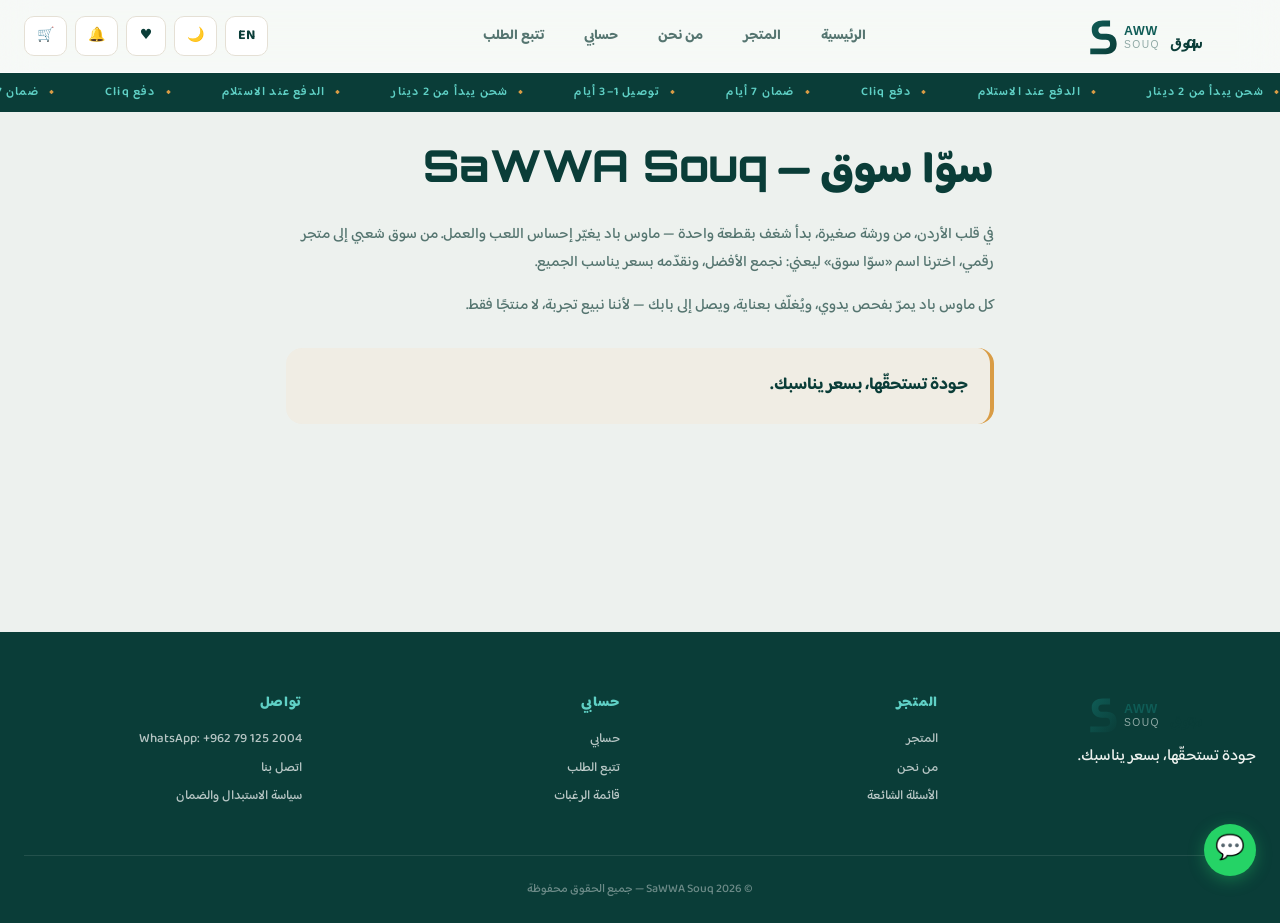
<file: about.html>
<!DOCTYPE html>
<html lang="ar" dir="rtl">
<head>
<meta charset="UTF-8" />
<meta name="viewport" content="width=device-width, initial-scale=1" />
<title>من نحن — SaWWA Souq</title>
<link rel="preconnect" href="https://fonts.googleapis.com" />
<link rel="preconnect" href="https://fonts.gstatic.com" crossorigin />
<link href="https://fonts.googleapis.com/css2?family=Baloo+Bhaijaan+2:wght@400;500;600;700;800&family=Orbitron:wght@400;500;700;900&display=swap" rel="stylesheet" />
<link rel="stylesheet" href="css/identity.css" />
<link rel="stylesheet" href="css/style.css" />
<link rel="stylesheet" href="css/alerts.css" />
<link rel="stylesheet" href="css/rtl.css" />
<link rel="stylesheet" href="css/mobile.css" />
<link rel="icon" type="image/svg+xml" href="assets/favicon.svg" />
</head>
<body>
<canvas id="aurora"></canvas>
<div id="grain"></div>

<main class="container narrow prose">
  <h1>سوّا سوق — <span class="font-en">SaWWA Souq</span></h1>
  <p>في قلب الأردن، من ورشة صغيرة، بدأ شغف بقطعة واحدة — ماوس باد يغيّر إحساس اللعب والعمل. من سوق شعبي إلى متجر رقمي، اخترنا اسم «سوّا سوق» ليعني: نجمع الأفضل، ونقدّمه بسعر يناسب الجميع.</p>
  <p>كل ماوس باد يمرّ بفحص يدوي، ويُغلّف بعناية، ويصل إلى بابك — لأننا نبيع تجربة، لا منتجًا فقط.</p>
  <p class="lead">جودة تستحقّها، بسعر يناسبك.</p>
</main>

<script src="js/design-tokens.js"></script>
<script src="js/config.js"></script>
<script src="js/i18n.js"></script>
<script src="js/store.js"></script>
<script src="js/cart.js"></script>
<script src="js/aurora.js"></script>
<script src="js/ui.js"></script>
<script>UI.init();</script>
</body>
</html>
</file>
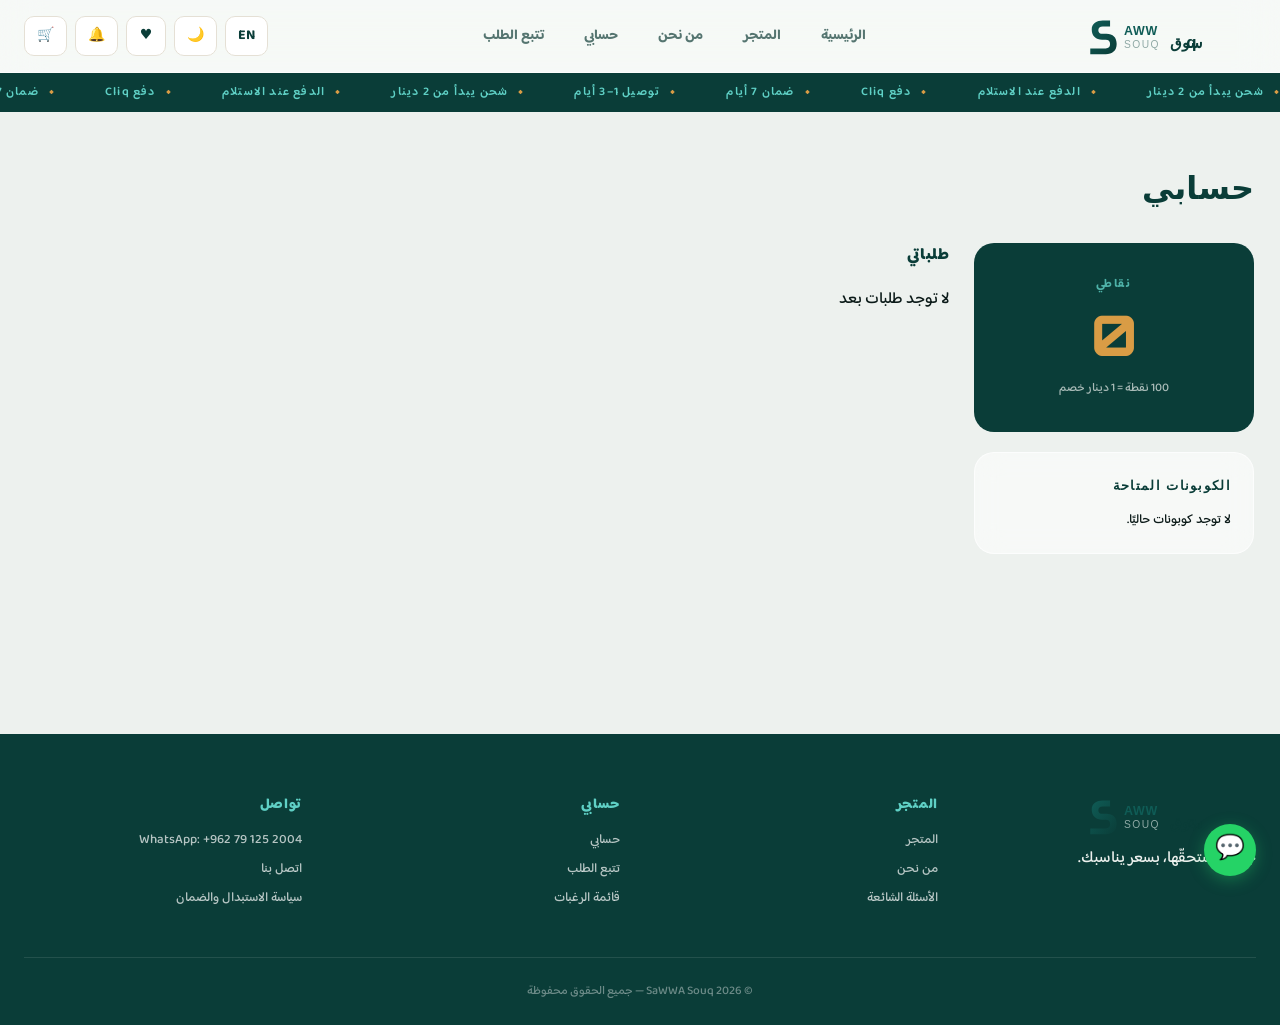
<file: account.html>
<!DOCTYPE html>
<html lang="ar" dir="rtl">
<head>
<meta charset="UTF-8" />
<meta name="viewport" content="width=device-width, initial-scale=1" />
<title>حسابي — SaWWA Souq</title>
<link rel="preconnect" href="https://fonts.googleapis.com" />
<link rel="preconnect" href="https://fonts.gstatic.com" crossorigin />
<link href="https://fonts.googleapis.com/css2?family=Baloo+Bhaijaan+2:wght@400;500;600;700;800&family=Orbitron:wght@400;500;700;900&display=swap" rel="stylesheet" />
<link rel="stylesheet" href="css/identity.css" />
<link rel="stylesheet" href="css/style.css" />
<link rel="stylesheet" href="css/alerts.css" />
<link rel="stylesheet" href="css/rtl.css" />
<link rel="stylesheet" href="css/mobile.css" />
<link rel="icon" type="image/svg+xml" href="assets/favicon.svg" />
</head>
<body>
<canvas id="aurora"></canvas>
<div id="grain"></div>

<main class="container">
  <h1 class="page-title" data-i18n="account.title"></h1>
  <div class="account-grid">
    <section>
      <div class="points-card">
        <h3 data-i18n="account.points"></h3>
        <div class="points-num" id="pointsNum">0</div>
        <small data-i18n="checkout.pointsHint"></small>
      </div>

      <div style="margin-top:20px;background:var(--glass);backdrop-filter:blur(14px);border:1px solid var(--glass-border);border-radius:var(--r-md);padding:22px">
        <h4 style="font-size:13px;font-weight:900;letter-spacing:.1em;text-transform:uppercase;font-family:Orbitron,sans-serif;color:var(--deep);margin-bottom:14px" data-i18n="account.coupons"></h4>
        <div id="couponsList"></div>
      </div>
    </section>

    <section>
      <h3 style="font-size:16px;font-weight:900;color:var(--deep);margin-bottom:18px;letter-spacing:.05em" data-i18n="account.orders"></h3>
      <div id="ordersList"></div>
    </section>
  </div>
</main>

<script src="js/design-tokens.js"></script>
<script src="js/config.js"></script>
<script src="js/i18n.js"></script>
<script src="js/wishlist.js"></script>
<script src="js/coupons.js"></script>
<script src="js/store.js"></script>
<script src="js/cart.js"></script>
<script src="js/aurora.js"></script>
<script src="js/notifications.js"></script>
<script src="js/tracking.js"></script>
<script src="js/ui.js"></script>
<script>
UI.init({
  after: () => {
    const lang = window.SAWWA.lang;
    document.getElementById("pointsNum").textContent = Store.points.get();

    const coup = Coupons.all().filter((c) => c.active && (!c.expires || new Date(c.expires) > Date.now()));
    const cList = document.getElementById("couponsList");
    if (coup.length === 0) {
      cList.innerHTML = `<p class="muted" style="font-size:13px">${t('account.noCoupons')}</p>`;
    } else {
      cList.innerHTML = coup.slice(0, 5).map((c) => `
        <div style="display:flex;justify-content:space-between;align-items:center;padding:12px 0;border-bottom:1px solid var(--line);font-size:13px">
          <div>
            <strong style="font-family:Orbitron,sans-serif;letter-spacing:.08em">${c.code}</strong><br />
            <small class="muted">${c.type === "percent" ? c.value + "%" : (c.value/100).toFixed(2) + " " + (lang === "ar" ? "دينار" : "JOD")} ${lang === "ar" ? "خصم" : "off"}</small>
          </div>
          <button class="btn ghost small copy-coupon" data-code="${c.code}">${lang === "ar" ? "نسخ" : "Copy"}</button>
        </div>`).join("");
      document.querySelectorAll(".copy-coupon").forEach((b) => b.onclick = () => {
        navigator.clipboard?.writeText(b.dataset.code);
        UI.toast(lang === "ar" ? "تم نسخ الكود" : "Code copied", "success", null, 2000);
      });
    }

    const list = Store.orders.all();
    const wrap = document.getElementById("ordersList");
    if (list.length === 0) {
      wrap.innerHTML = `<p class="muted">${t('account.noOrders')}</p>`;
    } else {
      wrap.innerHTML = list.map((o) => {
        const tl = Tracking.timeline(o, lang);
        const idx = Tracking.statusIndex(o.status);
        const current = tl[idx];
        return `
        <div class="order-row">
          <div>
            <div class="font-en"><strong>${o.id}</strong></div>
            <small>${new Date(o.createdAt).toLocaleString(lang === "ar" ? "ar-JO" : "en-US")}</small>
          </div>
          <div>${o.items.length} × ${lang === "ar" ? "منتج" : "items"}</div>
          <div class="font-en">${UI.fmt(o.total)}</div>
          <div class="status ${o.status.toLowerCase()}">${current ? current.label : o.status}</div>
        </div>`;
      }).join("");
    }
  }
});
</script>
</body>
</html>
</file>
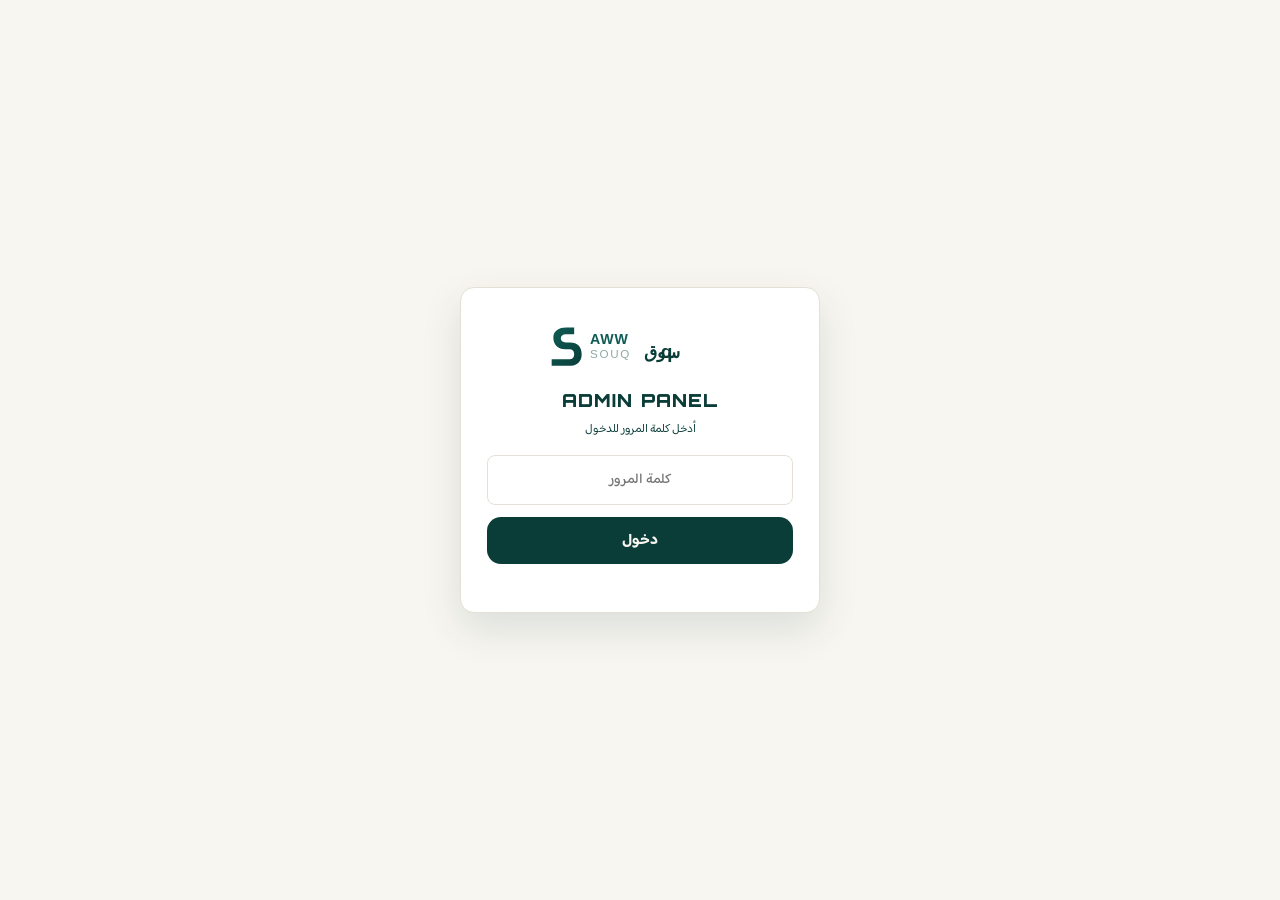
<file: admin.html>
<!DOCTYPE html>
<html lang="ar" dir="rtl">
<head>
<meta charset="UTF-8" />
<meta name="viewport" content="width=device-width, initial-scale=1, maximum-scale=1, user-scalable=no" />
<title>لوحة التحكم — SaWWA Souq</title>
<link rel="preconnect" href="https://fonts.googleapis.com" />
<link rel="preconnect" href="https://fonts.gstatic.com" crossorigin />
<link href="https://fonts.googleapis.com/css2?family=Baloo+Bhaijaan+2:wght@400;500;600;700;800&family=Orbitron:wght@400;500;700;900&display=swap" rel="stylesheet" />
<link rel="stylesheet" href="css/identity.css" />
<link rel="stylesheet" href="css/style.css" />
<link rel="stylesheet" href="css/alerts.css" />
<link rel="stylesheet" href="css/admin.css" />
<link rel="stylesheet" href="css/rtl.css" />
<link rel="icon" type="image/svg+xml" href="assets/favicon.svg" />
<style>
  .hidden, .modal-backdrop.hidden, #loginScreen.hidden, #adminApp.hidden, #productModal.hidden, #couponModal.hidden {
    display: none !important; visibility: hidden !important; opacity: 0 !important; pointer-events: none !important;
  }
</style>
</head>
<body class="admin-body">

<div id="loginScreen" class="login-wrap">
  <div class="login-card">
    <img src="assets/logo.svg" alt="SaWWA Souq" style="height:50px;margin:0 auto 16px;display:block" />
    <h1 class="font-en">ADMIN PANEL</h1>
    <p class="muted" style="font-size:12px;">أدخل كلمة المرور للدخول</p>
    <input type="password" id="pwd" placeholder="كلمة المرور" />
    <button class="btn primary full" id="loginBtn" style="padding:10px;">دخول</button>
    <p id="loginErr" class="error"></p>
  </div>
</div>

<div id="adminApp" class="hidden">
  <aside class="admin-sidebar" id="adminSidebar">
    <div class="sidebar-head">
      <a href="index.html" class="logo" aria-label="SaWWA Souq"><img src="assets/logo.svg" alt="SaWWA Souq" style="height:36px;" /></a>
      <button class="sidebar-close" id="sidebarClose">×</button>
    </div>
    <nav class="sidebar-nav">
      <button class="side-tab active" data-tab="dash"><span class="icon">📊</span><span>نظرة عامة</span></button>
      <button class="side-tab" data-tab="orders"><span class="icon">🛒</span><span>الطلبات</span><span class="side-badge" id="badge-orders"></span></button>
      <button class="side-tab" data-tab="products"><span class="icon">📦</span><span>المنتجات</span></button>
      <button class="side-tab" data-tab="inventory"><span class="icon">🏷️</span><span>المخزون</span><span class="side-badge warn" id="badge-low"></span></button>
      <button class="side-tab" data-tab="customers"><span class="icon">👥</span><span>العملاء</span></button>
      <button class="side-tab" data-tab="reviews"><span class="icon">⭐</span><span>المراجعات</span><span class="side-badge" id="badge-reviews"></span></button>
      <button class="side-tab" data-tab="messages"><span class="icon">✉️</span><span>الرسائل</span><span class="side-badge" id="badge-messages"></span></button>
      <button class="side-tab" data-tab="coupons"><span class="icon">🎟️</span><span>كوبونات</span></button>
      <button class="side-tab" data-tab="loyalty"><span class="icon">💎</span><span>النقاط</span></button>
      <button class="side-tab" data-tab="analytics"><span class="icon">📈</span><span>التحليلات</span></button>
      <button class="side-tab" data-tab="notifications"><span class="icon">🔔</span><span>الإشعارات</span></button>
      <button class="side-tab" data-tab="announce"><span class="icon">📣</span><span>إعلان الموقع</span></button>
      <button class="side-tab" data-tab="settings"><span class="icon">⚙️</span><span>الإعدادات</span></button>
      <button class="side-tab" data-tab="backup"><span class="icon">💾</span><span>نسخ احتياطي</span></button>
    </nav>
    <div class="sidebar-foot">
      <a href="index.html" class="btn ghost full small">← عرض الموقع</a>
      <button class="btn ghost full small" id="logoutBtn">تسجيل الخروج</button>
    </div>
  </aside>

  <main class="admin-main">
    <header class="admin-topbar">
      <button class="menu-toggle" id="menuToggle">☰</button>
      <h2 class="topbar-title" id="topbarTitle">نظرة عامة</h2>
      <div class="topbar-actions">
        <span class="live-dot"></span>
        <span class="muted" id="currentTime"></span>
      </div>
    </header>

    <div class="admin-content">
      <section class="tab-panel active" id="tab-dash">
        <div class="stats">
          <div class="stat"><div class="stat-ico">🛒</div><span>إجمالي الطلبات</span><strong id="stOrders">0</strong><small class="muted" id="stOrdersToday">+0 اليوم</small></div>
          <div class="stat"><div class="stat-ico">💰</div><span>إجمالي المبيعات</span><strong id="stRevenue">0</strong><small class="muted" id="stRevenueToday">+0 اليوم</small></div>
          <div class="stat"><div class="stat-ico">⏳</div><span>طلبات معلّقة</span><strong id="stPending">0</strong><small class="muted">بانتظار التحقق</small></div>
          <div class="stat"><div class="stat-ico">⚠️</div><span>مخزون منخفض</span><strong id="stLow">0</strong><small class="muted">≤ 10 وحدات</small></div>
        </div>
        <div class="dash-grid">
          <div class="dash-card">
            <h3>مبيعات آخر 7 أيام</h3>
            <div class="chart-container" id="chartContainer">
              <canvas id="chartSales"></canvas>
            </div>
          </div>
          <div class="dash-card"><h3>أفضل 5 منتجات</h3><div id="topProducts"></div></div>
        </div>
        <div class="dash-grid">
          <div class="dash-card"><h3>أحدث الطلبات</h3><div id="recentOrders"></div></div>
          <div class="dash-card"><h3>تنبيهات ذكية</h3><div id="smartAlerts"></div></div>
        </div>
      </section>

      <section class="tab-panel" id="tab-orders">
        <div class="panel-toolbar">
          <input type="search" id="orderSearch" placeholder="ابحث..." />
          <select id="orderFilterStatus">
            <option value="">كل الحالات</option>
            <option value="PENDING">PENDING</option>
            <option value="CONFIRMED">CONFIRMED</option>
            <option value="SHIPPED">SHIPPED</option>
            <option value="DELIVERED">DELIVERED</option>
            <option value="CANCELLED">CANCELLED</option>
          </select>
          <select id="orderFilterPay">
            <option value="">كل طرق الدفع</option>
            <option value="COD">COD</option>
            <option value="CLIQ">CLIQ</option>
          </select>
          <button class="btn ghost small" id="exportOrders">تصدير CSV</button>
        </div>
        <div id="ordersTable" class="table-wrapper"></div>
      </section>

      <section class="tab-panel" id="tab-products">
        <div class="panel-toolbar">
          <button class="btn primary small" id="newProductBtn">+ منتج جديد</button>
          <input type="search" id="prodSearch" placeholder="ابحث..." />
          <select id="prodFilterType">
            <option value="">الكل</option>
            <option value="RUBBER">مطاطي</option>
            <option value="GLASS">زجاجي</option>
          </select>
        </div>
        <div id="prodTable" class="table-wrapper"></div>
      </section>

      <section class="tab-panel" id="tab-inventory">
        <div class="panel-toolbar">
          <button class="btn primary small" id="bulkUpdate">تعديل جماعي</button>
          <button class="btn ghost small" id="exportInventory">تصدير CSV</button>
        </div>
        <div id="inventoryTable" class="table-wrapper"></div>
      </section>

      <section class="tab-panel" id="tab-customers">
        <div class="panel-toolbar"><input type="search" id="custSearch" placeholder="ابحث..." /></div>
        <div id="customersTable" class="table-wrapper"></div>
      </section>

      <section class="tab-panel" id="tab-reviews">
        <div class="panel-toolbar">
          <select id="reviewFilter">
            <option value="pending">بانتظار الموافقة</option>
            <option value="approved">منشورة</option>
            <option value="">الكل</option>
          </select>
        </div>
        <div id="reviewsTable" class="table-wrapper"></div>
      </section>

      <section class="tab-panel" id="tab-messages">
        <div class="panel-toolbar">
          <select id="msgFilter">
            <option value="all">الكل</option>
            <option value="unread">غير مقروءة</option>
            <option value="read">مقروءة</option>
          </select>
          <button class="btn ghost small" id="exportMessages">تصدير CSV</button>
        </div>
        <div id="messagesTable" class="table-wrapper"></div>
      </section>

      <section class="tab-panel" id="tab-coupons">
        <div class="panel-toolbar"><button class="btn primary small" id="newCouponBtn">+ كوبون جديد</button></div>
        <div id="couponsTable" class="table-wrapper"></div>
      </section>

      <section class="tab-panel" id="tab-loyalty">
        <div class="dash-grid">
          <div class="dash-card">
            <h3>إعدادات نظام النقاط</h3>
            <label style="display:block;margin-bottom:10px"><span>نقاط لكل دينار</span><input type="number" id="loyEarn" step="0.1" /></label>
            <label style="display:block;margin-bottom:10px"><span>قيمة 100 نقطة (قرش)</span><input type="number" id="loyRedeem" /></label>
            <label style="display:block;margin-bottom:10px"><span>الحد الأدنى</span><input type="number" id="loyMin" /></label>
            <button class="btn primary small" id="saveLoyalty">حفظ</button>
          </div>
          <div class="dash-card"><h3>سجل الحركات</h3><div id="loyaltyLedger" class="table-wrapper"></div></div>
        </div>
      </section>

      <section class="tab-panel" id="tab-analytics">
        <div class="dash-grid">
          <div class="dash-card"><h3>متوسط قيمة السلة</h3><div class="big-num" id="anaAvg">0</div></div>
          <div class="dash-card"><h3>معدل التحويل</h3><div class="big-num" id="anaConv">0%</div></div>
        </div>
        <div class="dash-grid">
          <div class="dash-card"><h3>الأكثر مبيعًا</h3><div id="anaTopProducts"></div></div>
          <div class="dash-card"><h3>المدن الأكثر طلبًا</h3><div id="anaCities"></div></div>
        </div>
      </section>

      <section class="tab-panel" id="tab-notifications">
        <div class="dash-card"><h3>إشعارات النظام</h3><div id="sysNotifications"></div></div>
        <div class="dash-card">
          <h3>إرسال إشعار للعملاء</h3>
          <label><span>العنوان</span><input type="text" id="notifTitle" /></label>
          <label><span>النص</span><textarea id="notifBody" rows="2"></textarea></label>
          <button class="btn primary small" id="sendNotif">إرسال</button>
        </div>
      </section>

      <section class="tab-panel" id="tab-announce">
        <div class="dash-card">
          <h3>إعلان الموقع العلوي</h3>
          <label><span>النص العربي</span><input type="text" id="annAr" /></label>
          <label><span>النص الإنجليزي</span><input type="text" id="annEn" /></label>
          <label><span>مفعّل؟</span><select id="annEnabled"><option value="1">نعم</option><option value="0">لا</option></select></label>
          <button class="btn primary small" id="saveAnnounce">حفظ</button>
        </div>
      </section>

      <section class="tab-panel" id="tab-settings">
        <div class="dash-card">
          <h3>إعدادات المتجر</h3>
          <label><span>اسم (عربي)</span><input type="text" id="setNameAr" /></label>
          <label><span>اسم (إنجليزي)</span><input type="text" id="setNameEn" /></label>
          <label><span>رقم واتساب</span><input type="text" id="setWhatsapp" /></label>
          <label><span>معرّف Cliq</span><input type="text" id="setCliq" /></label>
          <button class="btn primary small" id="saveSettings">حفظ</button>
        </div>
        <div class="dash-card">
          <h3>أمان اللوحة</h3>
          <label><span>كلمة مرور جديدة</span><input type="password" id="newPwd" /></label>
          <button class="btn primary small" id="savePwd">تحديث</button>
        </div>
      </section>

      <section class="tab-panel" id="tab-backup">
        <div class="dash-card">
          <h3>تصدير البيانات</h3>
          <button class="btn primary small" id="exportAll">تحميل نسخة</button>
        </div>
        <div class="dash-card">
          <h3>استيراد البيانات</h3>
          <input type="file" id="importFile" accept=".json" />
          <button class="btn ghost small" id="importAll">استيراد</button>
        </div>
        <div class="dash-card">
          <h3>إعادة ضبط</h3>
          <button class="btn ghost small" style="color:#C03030;border-color:#C03030" id="factoryReset">إعادة ضبط</button>
        </div>
      </section>
    </div>
  </main>
</div>

<div id="productModal" class="modal-backdrop hidden">
  <div class="modal-card">
    <h3 id="prodModalTitle">منتج جديد</h3>
    <div class="modal-form">
      <label><span>الاسم (عربي)</span><input type="text" id="pm_nameAr" /></label>
      <label><span>الاسم (إنجليزي)</span><input type="text" id="pm_nameEn" /></label>
      <label><span>الوصف (عربي)</span><textarea id="pm_descAr" rows="2"></textarea></label>
      <label><span>الوصف (إنجليزي)</span><textarea id="pm_descEn" rows="2"></textarea></label>
      <label><span>النوع</span><select id="pm_type"><option value="RUBBER">مطاطي</option><option value="GLASS">زجاجي</option></select></label>
      <label><span>السعر (قرش)</span><input type="number" id="pm_price" /></label>
      <label><span>سعر قبل الخصم (قرش)</span><input type="number" id="pm_compare" /></label>
      <label><span>سعر التكلفة (قرش)</span><input type="number" id="pm_cost" /></label>
      <label><span>المخزون</span><input type="number" id="pm_stock" /></label>
      <label><span>الحزمة</span><input type="text" id="pm_pkg" /></label>
      <label>
        <span>صورة المنتج</span>
        <div class="image-uploader" id="pm_drop">
          <div class="iu-preview" id="pm_preview">
            <div class="iu-empty"><div class="iu-icon">📷</div><div class="iu-text">اسحب الصورة هنا</div></div>
          </div>
          <input type="file" id="pm_file" accept="image/*" hidden />
          <div class="iu-actions">
            <button type="button" class="btn ghost small" id="pm_choose">اختيار صورة</button>
            <button type="button" class="btn ghost small" id="pm_clear" style="display:none">إزالة</button>
          </div>
        </div>
      </label>
    </div>
    <div class="modal-actions">
      <button class="btn primary small" id="pm_save">حفظ</button>
      <button class="btn ghost small" id="pm_cancel">إلغاء</button>
    </div>
  </div>
</div>

<div id="couponModal" class="modal-backdrop hidden">
  <div class="modal-card">
    <h3>كوبون جديد</h3>
    <div class="modal-form">
      <label><span>الكود</span><input type="text" id="cp_code" placeholder="SAWWA10" /></label>
      <label><span>النوع</span><select id="cp_type"><option value="percent">نسبة %</option><option value="fixed">مبلغ ثابت (قرش)</option></select></label>
      <label><span>القيمة</span><input type="number" id="cp_value" /></label>
      <label><span>حد الاستخدام</span><input type="number" id="cp_maxUses" /></label>
      <label><span>الحد الأدنى للسلة</span><input type="number" id="cp_minCart" /></label>
      <label><span>تاريخ الانتهاء</span><input type="date" id="cp_expires" /></label>
    </div>
    <div class="modal-actions">
      <button class="btn primary small" id="cp_save">حفظ</button>
      <button class="btn ghost small" id="cp_cancel">إلغاء</button>
    </div>
  </div>
</div>

<script src="js/supabase-config.js"></script>
<script src="js/supabase.js"></script>
<script src="js/config.js"></script>
<script src="js/i18n.js"></script>
<script src="js/store.js"></script>
<script src="js/cart.js"></script>
<script src="js/admin.js"></script>

<script>
  document.addEventListener('DOMContentLoaded', () => {
    const menuToggle = document.getElementById('menuToggle');
    const sidebar = document.querySelector('.admin-sidebar');
    const sidebarClose = document.getElementById('sidebarClose');
    if (menuToggle) menuToggle.addEventListener('click', () => sidebar.classList.add('open'));
    if (sidebarClose) sidebarClose.addEventListener('click', () => sidebar.classList.remove('open'));
  });
</script>
</body>
</html>
</file>
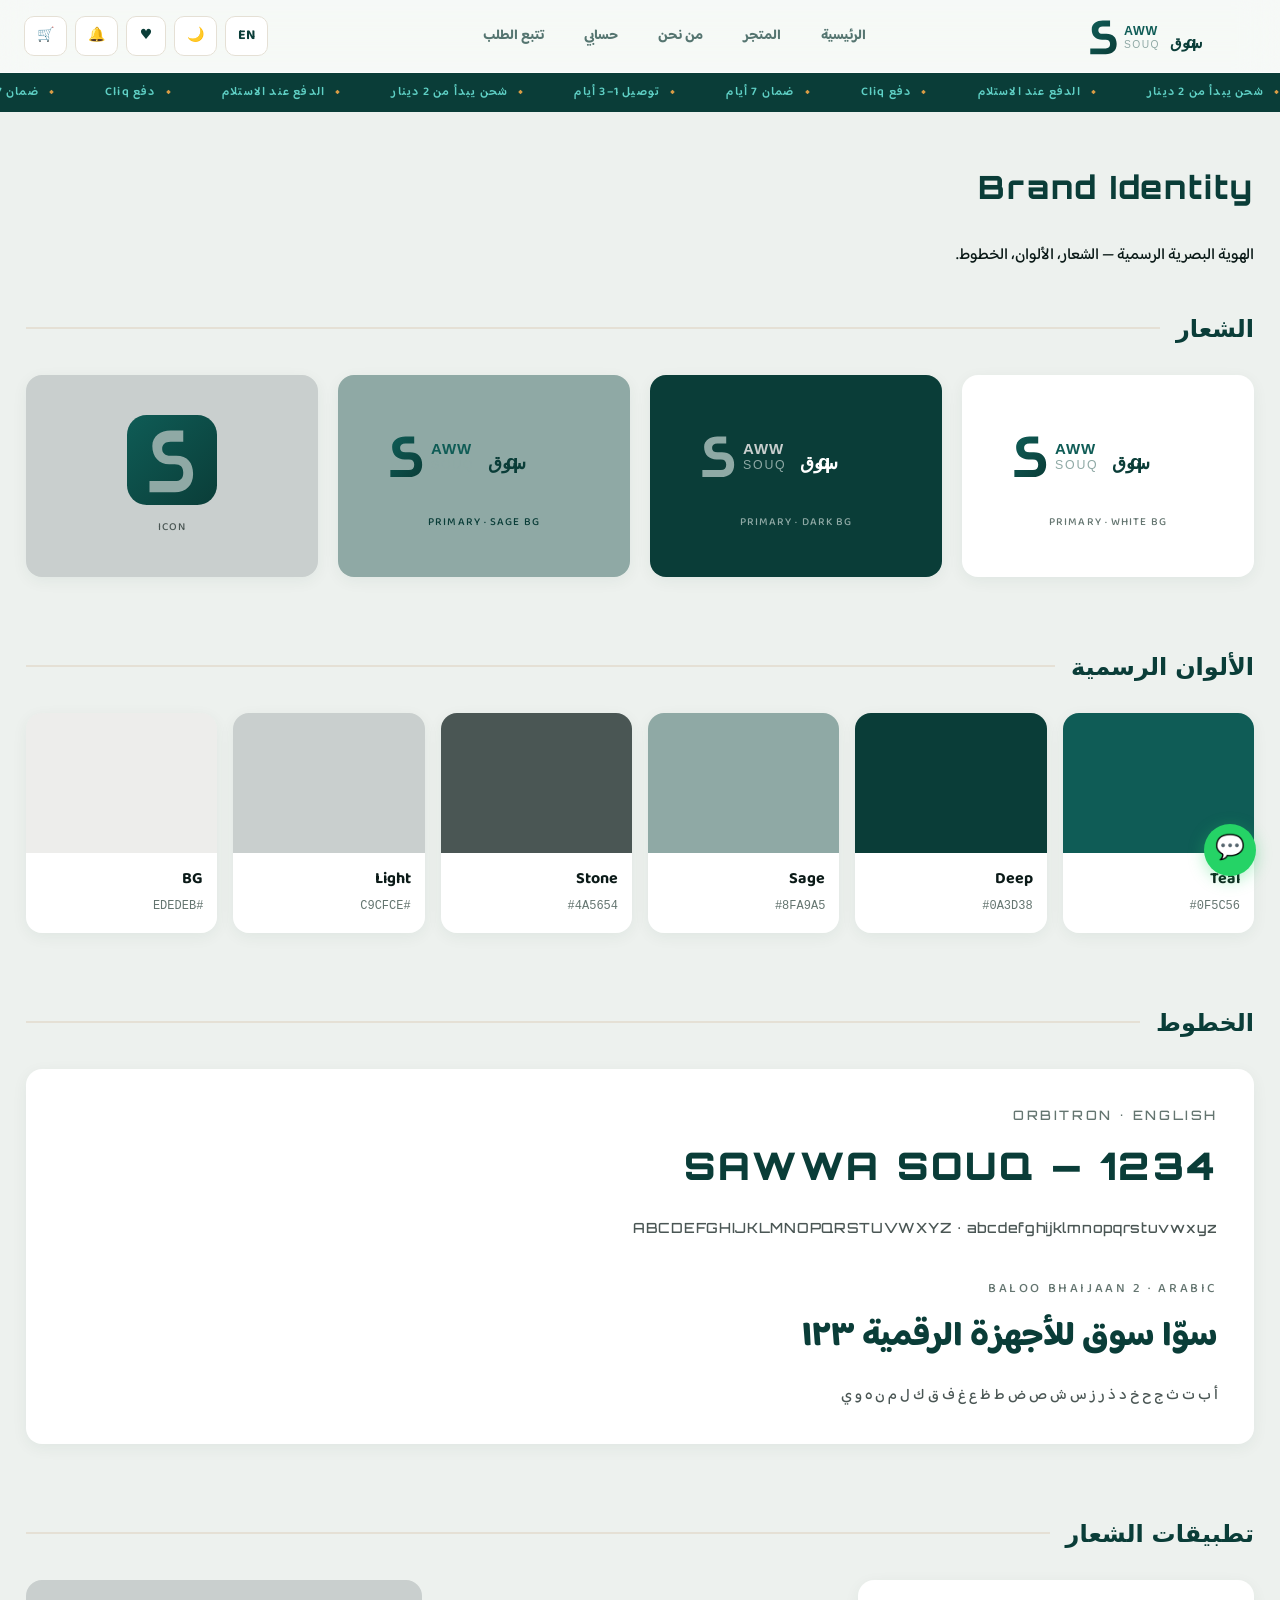
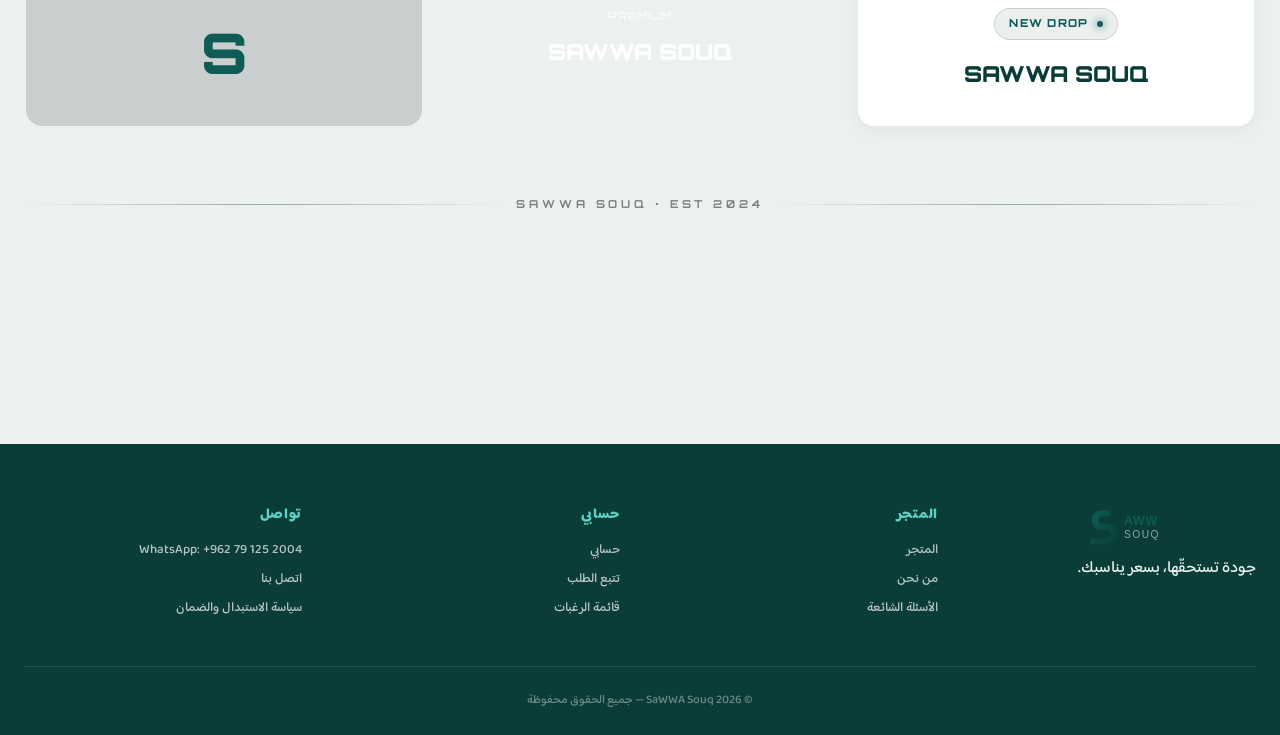
<file: brand.html>
<!DOCTYPE html>
<html lang="ar" dir="rtl">
<head>
<meta charset="UTF-8" />
<meta name="viewport" content="width=device-width, initial-scale=1" />
<title>الهوية البصرية — SaWWA Souq</title>
<link rel="preconnect" href="https://fonts.googleapis.com" />
<link rel="preconnect" href="https://fonts.gstatic.com" crossorigin />
<link href="https://fonts.googleapis.com/css2?family=Baloo+Bhaijaan+2:wght@400;500;600;700;800&family=Orbitron:wght@400;500;700;900&display=swap" rel="stylesheet" />
<link rel="stylesheet" href="css/identity.css" />
<link rel="stylesheet" href="css/style.css" />
<link rel="stylesheet" href="css/alerts.css" />
<link rel="stylesheet" href="css/rtl.css" />
<link rel="stylesheet" href="css/mobile.css" />
<link rel="icon" type="image/svg+xml" href="assets/favicon.svg" />
</head>
<body>
<canvas id="aurora"></canvas>
<div id="grain"></div>

<main class="container">
  <h1 class="page-title font-en">Brand Identity</h1>
  <p class="muted" style="margin-bottom:40px">الهوية البصرية الرسمية — الشعار، الألوان، الخطوط.</p>

  <section style="margin-bottom:70px">
    <h2 class="section-title">الشعار</h2>
    <div style="display:grid;grid-template-columns:repeat(auto-fit,minmax(240px,1fr));gap:20px;">
      <div style="padding:40px;border-radius:var(--radius);background:#fff;display:grid;place-items:center;box-shadow:var(--shadow-sm)">
        <img src="assets/logo.svg" alt="" style="height:70px" />
        <span style="font-size:11px;color:var(--stone);margin-top:14px;letter-spacing:.1em">PRIMARY · WHITE BG</span>
      </div>
      <div style="padding:40px;border-radius:var(--radius);background:var(--brand-deep);display:grid;place-items:center;box-shadow:var(--shadow-sm)">
        <img src="assets/logo-white.svg" alt="" style="height:70px" />
        <span style="font-size:11px;color:var(--brand-sage);margin-top:14px;letter-spacing:.1em">PRIMARY · DARK BG</span>
      </div>
      <div style="padding:40px;border-radius:var(--radius);background:var(--brand-sage);display:grid;place-items:center;box-shadow:var(--shadow-sm)">
        <img src="assets/logo.svg" alt="" style="height:70px" />
        <span style="font-size:11px;color:var(--brand-deep);margin-top:14px;letter-spacing:.1em">PRIMARY · SAGE BG</span>
      </div>
      <div style="padding:40px;border-radius:var(--radius);background:var(--brand-light);display:grid;place-items:center;box-shadow:var(--shadow-sm)">
        <img src="assets/favicon.svg" alt="" style="height:90px" />
        <span style="font-size:11px;color:var(--brand-stone);margin-top:14px;letter-spacing:.1em">ICON</span>
      </div>
    </div>
  </section>

  <section style="margin-bottom:70px">
    <h2 class="section-title">الألوان الرسمية</h2>
    <div style="display:grid;grid-template-columns:repeat(auto-fit,minmax(160px,1fr));gap:16px;">
      <div style="border-radius:var(--radius);overflow:hidden;box-shadow:var(--shadow-sm)">
        <div style="height:140px;background:#0F5C56"></div>
        <div style="padding:14px;background:var(--white)">
          <strong>Teal</strong><br /><code style="font-size:12px;color:var(--stone)">#0F5C56</code>
        </div>
      </div>
      <div style="border-radius:var(--radius);overflow:hidden;box-shadow:var(--shadow-sm)">
        <div style="height:140px;background:#0A3D38"></div>
        <div style="padding:14px;background:var(--white)">
          <strong>Deep</strong><br /><code style="font-size:12px;color:var(--stone)">#0A3D38</code>
        </div>
      </div>
      <div style="border-radius:var(--radius);overflow:hidden;box-shadow:var(--shadow-sm)">
        <div style="height:140px;background:#8FA9A5"></div>
        <div style="padding:14px;background:var(--white)">
          <strong>Sage</strong><br /><code style="font-size:12px;color:var(--stone)">#8FA9A5</code>
        </div>
      </div>
      <div style="border-radius:var(--radius);overflow:hidden;box-shadow:var(--shadow-sm)">
        <div style="height:140px;background:#4A5654"></div>
        <div style="padding:14px;background:var(--white)">
          <strong>Stone</strong><br /><code style="font-size:12px;color:var(--stone)">#4A5654</code>
        </div>
      </div>
      <div style="border-radius:var(--radius);overflow:hidden;box-shadow:var(--shadow-sm)">
        <div style="height:140px;background:#C9CFCE"></div>
        <div style="padding:14px;background:var(--white)">
          <strong>Light</strong><br /><code style="font-size:12px;color:var(--stone)">#C9CFCE</code>
        </div>
      </div>
      <div style="border-radius:var(--radius);overflow:hidden;box-shadow:var(--shadow-sm)">
        <div style="height:140px;background:#EDEDEB"></div>
        <div style="padding:14px;background:var(--white)">
          <strong>BG</strong><br /><code style="font-size:12px;color:var(--stone)">#EDEDEB</code>
        </div>
      </div>
    </div>
  </section>

  <section style="margin-bottom:70px">
    <h2 class="section-title">الخطوط</h2>
    <div style="background:var(--white);border-radius:var(--radius);padding:36px;box-shadow:var(--shadow-sm)">
      <div style="font-family:var(--font-en);font-size:13px;color:var(--stone);letter-spacing:.2em;margin-bottom:10px">ORBITRON · ENGLISH</div>
      <div style="font-family:var(--font-en);font-size:38px;font-weight:900;letter-spacing:.08em;color:var(--brand-deep);margin-bottom:20px">
        SAWWA SOUQ — 1234
      </div>
      <div style="font-family:var(--font-en);font-size:14px;font-weight:500;letter-spacing:.05em;color:var(--brand-stone)">
        ABCDEFGHIJKLMNOPQRSTUVWXYZ · abcdefghijklmnopqrstuvwxyz
      </div>

      <div style="font-family:var(--font-ar);font-size:13px;color:var(--stone);letter-spacing:.2em;margin:40px 0 10px">BALOO BHAIJAAN 2 · ARABIC</div>
      <div style="font-size:34px;font-weight:800;color:var(--brand-deep);margin-bottom:20px;font-family:var(--font-ar)">
        سوّا سوق للأجهزة الرقمية ١٢٣
      </div>
      <div style="font-size:15px;font-weight:500;color:var(--brand-stone);font-family:var(--font-ar)">
        أ ب ت ث ج ح خ د ذ ر ز س ش ص ض ط ظ ع غ ف ق ك ل م ن ه و ي
      </div>
    </div>
  </section>

  <section style="margin-bottom:70px">
    <h2 class="section-title">تطبيقات الشعار</h2>
    <div style="display:grid;grid-template-columns:repeat(auto-fit,minmax(220px,1fr));gap:20px">
      <div style="padding:28px;border-radius:var(--radius);background:var(--white);text-align:center;box-shadow:var(--shadow-sm)">
        <div class="brand-chip" style="margin-bottom:16px">NEW DROP</div>
        <div style="font-family:var(--font-en);font-weight:900;font-size:22px;color:var(--brand-deep)">SAWWA SOUQ</div>
      </div>
      <div style="padding:28px;border-radius:var(--radius);background:var(--grad-teal);color:#fff;text-align:center">
        <div style="font-family:var(--font-en);letter-spacing:.1em;font-size:11px;opacity:.7;margin-bottom:8px">PREMIUM</div>
        <div style="font-family:var(--font-en);font-weight:900;font-size:22px">SAWWA SOUQ</div>
      </div>
      <div style="padding:28px;border-radius:var(--radius);background:var(--brand-light);text-align:center;position:relative;overflow:hidden">
        <span style="font-family:var(--font-en);font-weight:900;font-size:56px;color:var(--brand-teal)">S</span>
      </div>
    </div>
  </section>

  <div class="brand-divider"><span>SAWWA SOUQ · EST 2024</span></div>
</main>

<script src="js/design-tokens.js"></script>
<script src="js/config.js"></script>
<script src="js/i18n.js"></script>
<script src="js/store.js"></script>
<script src="js/cart.js"></script>
<script src="js/aurora.js"></script>
<script src="js/ui.js"></script>
<script>UI.init();</script>
</body>
</html>
</file>
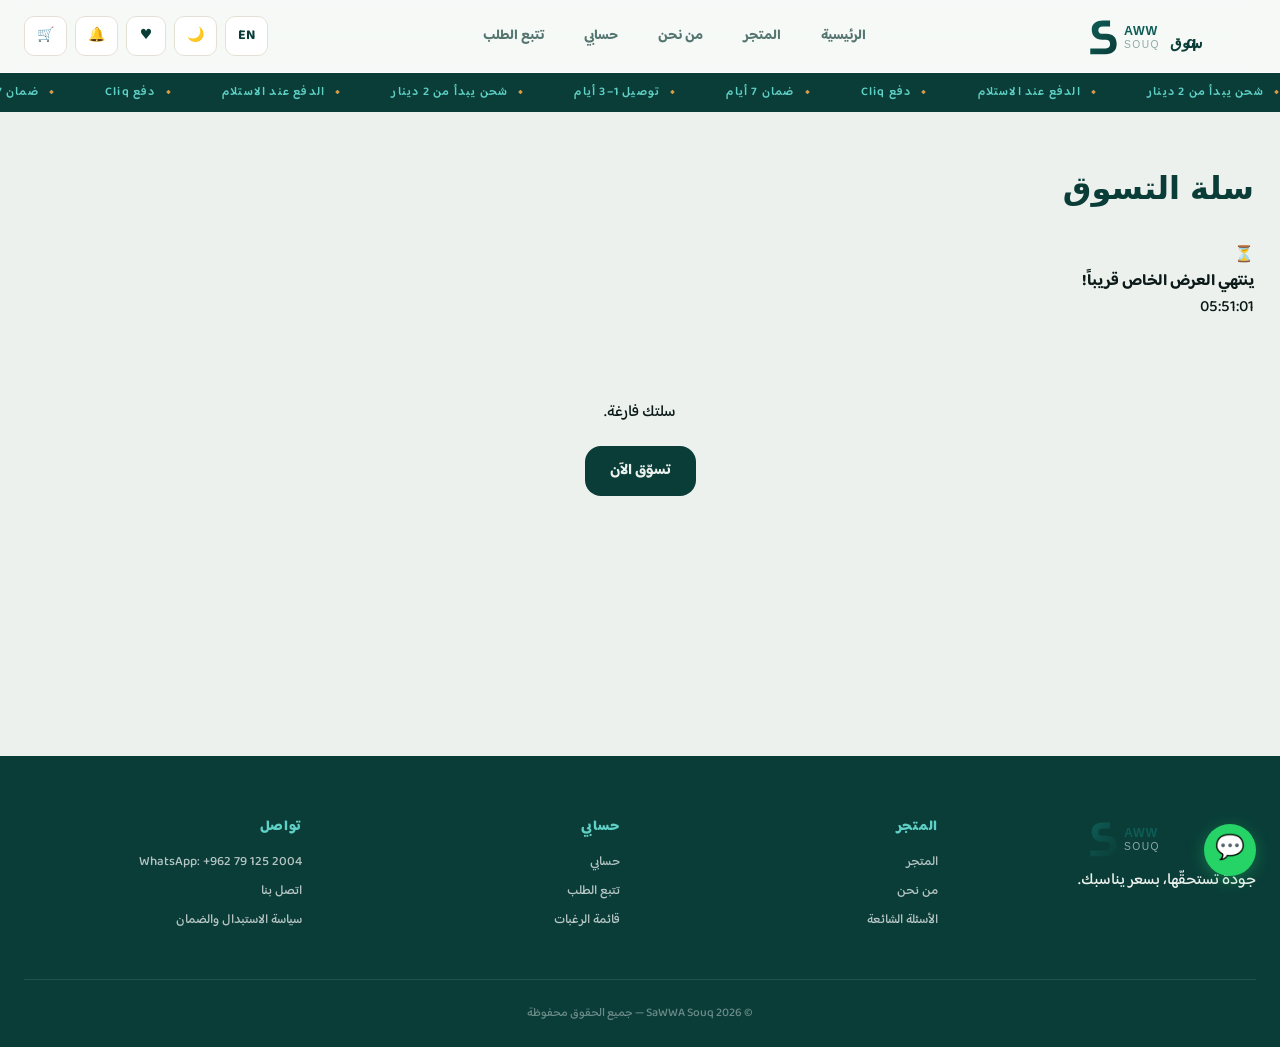
<file: cart.html>
<!DOCTYPE html>
<html lang="ar" dir="rtl">
<head>
<meta charset="UTF-8" />
<meta name="viewport" content="width=device-width, initial-scale=1" />
<title>السلة — SaWWA Souq</title>
<link rel="preconnect" href="https://fonts.googleapis.com" />
<link rel="preconnect" href="https://fonts.gstatic.com" crossorigin />
<link href="https://fonts.googleapis.com/css2?family=Baloo+Bhaijaan+2:wght@400;500;600;700;800&family=Orbitron:wght@400;500;700;900&display=swap" rel="stylesheet" />
<link rel="stylesheet" href="css/identity.css" />
<link rel="stylesheet" href="css/style.css" />
<link rel="stylesheet" href="css/alerts.css" />
<link rel="stylesheet" href="css/rtl.css" />
<link rel="stylesheet" href="css/mobile.css" />
<link rel="icon" type="image/svg+xml" href="assets/favicon.svg" />
</head>
<body>
<canvas id="aurora"></canvas>
<div id="grain"></div>

<main class="container">
  <h1 class="page-title" data-i18n="cart.title"></h1>
  <div id="cartWrap"></div>
</main>

<script src="js/design-tokens.js"></script>
<script src="js/config.js"></script>
<script src="js/i18n.js"></script>
<script src="js/store.js"></script>
<script src="js/cart.js"></script>
<script src="js/aurora.js"></script>
<script src="js/ui.js"></script>
<script>
UI.init({
  after: () => {
    const wrap = document.getElementById("cartWrap");
    const render = () => {
      const lang = window.SAWWA.lang;
      const items = Cart.get();
      if (items.length === 0) {
        wrap.innerHTML = `
          <div class="empty-cart">
            <p class="muted">${t('cart.empty')}</p>
            <a href="shop.html" class="btn primary">${t('cart.shopNow')}</a>
          </div>`;
        return;
      }
      const sub = Cart.subtotal();
      const shipping = window.SAWWA.shipping * 100;
      const total = sub + shipping;
      wrap.innerHTML = `
        <div class="cart-list">
          ${items.map((it) => `
            <div class="cart-item" data-id="${it.id}">
              <div class="ci-img" style="background:var(--grad-1)"></div>
              <div class="ci-info">
                <h3>${lang === 'ar' ? it.nameAr : it.nameEn}</h3>
                <div class="price">${UI.fmt(it.price)}</div>
              </div>
              <div class="ci-qty">
                <button data-act="dec">−</button>
                <input type="number" min="1" value="${it.qty}" data-act="set" />
                <button data-act="inc">+</button>
              </div>
              <div class="ci-total price">${UI.fmt(it.price * it.qty)}</div>
              <button class="link danger" data-act="rm">${t('cart.remove')}</button>
            </div>`).join("")}
        </div>
        <div class="cart-summary reveal">
          <div class="row"><span>${t('cart.subtotal')}</span><span>${UI.fmt(sub)}</span></div>
          <div class="row"><span>${t('cart.shipping')}</span><span>${UI.fmt(shipping)}</span></div>
          <div class="row total"><span>${t('cart.total')}</span><span>${UI.fmt(total)}</span></div>
          <a href="checkout.html" class="btn primary full" style="margin-top:16px">${t('cart.checkout')}</a>
        </div>`;
      setTimeout(() => wrap.querySelectorAll(".reveal").forEach(el => el.classList.add("in")), 30);
      wrap.querySelectorAll("[data-act]").forEach((el) => {
        el.onclick = () => {
          const id = el.closest(".cart-item").dataset.id;
          const it = Cart.get().find((x) => x.id === id);
          if (!it) return;
          if (el.dataset.act === "inc") Cart.setQty(id, it.qty + 1);
          else if (el.dataset.act === "dec") Cart.setQty(id, it.qty - 1);
          else if (el.dataset.act === "rm") {
            Cart.remove(id);
            UI.toast(
              lang === "ar" ? `أُزيل "${it.nameAr}"` : `"${it.nameEn}" removed`,
              "info", null, 2000
            );
          }
          else if (el.dataset.act === "set") Cart.setQty(id, parseInt(el.value, 10) || 1);
          render();
        };
      });
    };
    render();
  }
});
</script>
</body>
</html>
</file>
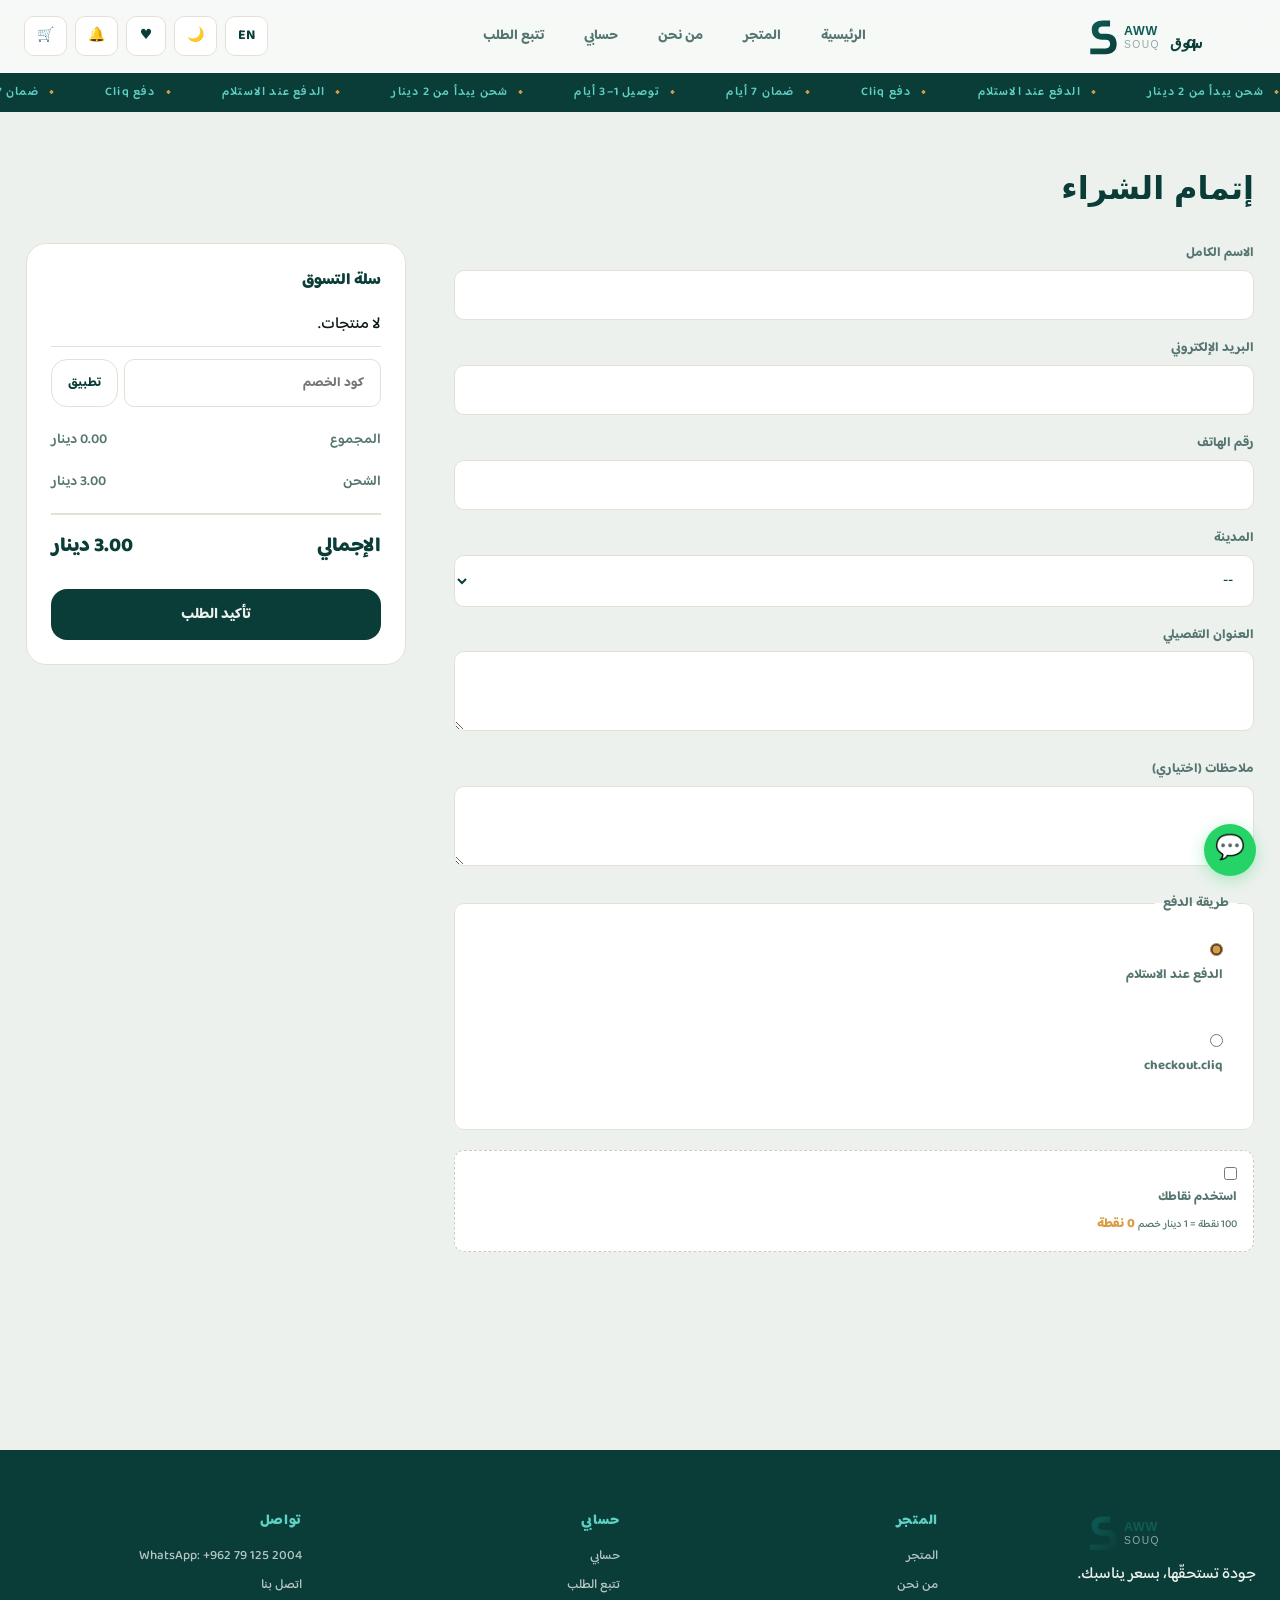
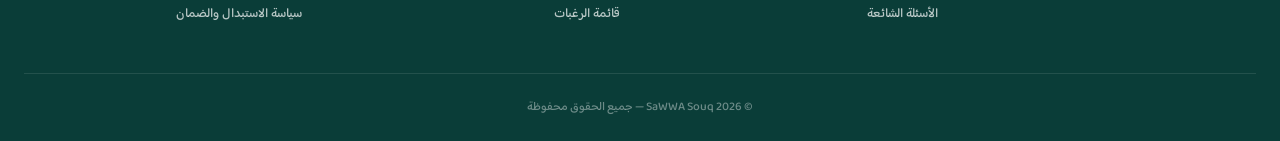
<file: checkout.html>
<!DOCTYPE html>
<html lang="ar" dir="rtl">
<head>
<meta charset="UTF-8" />
<meta name="viewport" content="width=device-width, initial-scale=1" />
<title>الدفع — SaWWA Souq</title>
<link rel="preconnect" href="https://fonts.googleapis.com" />
<link rel="preconnect" href="https://fonts.gstatic.com" crossorigin />
<link href="https://fonts.googleapis.com/css2?family=Baloo+Bhaijaan+2:wght@400;500;600;700;800&family=Orbitron:wght@400;500;700;900&display=swap" rel="stylesheet" />
<link rel="stylesheet" href="css/identity.css" />
<link rel="stylesheet" href="css/style.css" />
<link rel="stylesheet" href="css/alerts.css" />
<link rel="stylesheet" href="css/rtl.css" />
<link rel="stylesheet" href="css/mobile.css" />
<link rel="icon" type="image/svg+xml" href="assets/favicon.svg" />
</head>
<body>
<canvas id="aurora"></canvas>
<div id="grain"></div>

<main class="container">
  <h1 class="page-title" data-i18n="checkout.title"></h1>
  <form id="checkoutForm" class="checkout-grid">
    <section class="form-col reveal">
      <label><span data-i18n="checkout.name"></span><input name="name" required minlength="2" /></label>
      <label><span data-i18n="checkout.email"></span><input name="email" type="email" required /></label>
      <label><span data-i18n="checkout.phone"></span><input name="phone" required minlength="7" /></label>
      <label><span data-i18n="checkout.city"></span>
        <select name="city" id="citySelect" required></select>
      </label>
      <label><span data-i18n="checkout.address"></span><textarea name="address" required minlength="5"></textarea></label>
      <label><span data-i18n="checkout.notes"></span><textarea name="notes"></textarea></label>

      <fieldset class="pay">
        <legend data-i18n="checkout.payment"></legend>
        <label class="radio">
          <input type="radio" name="pay" value="COD" checked />
          <span data-i18n="checkout.cod"></span>
        </label>
        <label class="radio">
          <input type="radio" name="pay" value="CLIQ" />
          <span data-i18n="checkout.cliq"></span>
        </label>
      </fieldset>

      <label class="points-box">
        <input type="checkbox" id="usePoints" />
        <span data-i18n="checkout.points"></span>
        <small data-i18n="checkout.pointsHint"></small>
        <em id="pointsBalance"></em>
      </label>
    </section>

    <aside class="summary-col reveal">
      <h3 data-i18n="cart.title"></h3>
      <div id="summaryItems"></div>

      <div class="coupon-row">
        <input type="text" id="couponInput" placeholder="كود الخصم" />
        <button type="button" class="btn ghost" id="couponApply" data-i18n="checkout.couponApply"></button>
      </div>
      <div id="couponStatus"></div>

      <div class="row"><span data-i18n="cart.subtotal"></span><span id="sumSub"></span></div>
      <div class="row" id="discountRow" style="display:none"><span data-i18n="checkout.points"></span><span id="sumDisc"></span></div>
      <div class="row" id="couponRow" style="display:none"><span data-i18n="checkout.couponCode"></span><span id="sumCoupon"></span></div>
      <div class="row"><span data-i18n="cart.shipping"></span><span id="sumShip"></span></div>
      <div class="row total"><span data-i18n="cart.total"></span><span id="sumTotal"></span></div>

      <button class="btn primary full" data-i18n="checkout.placeOrder" type="submit" id="submitBtn" style="margin-top:16px"></button>
    </aside>
  </form>

  <div id="successBox" class="success-box" hidden style="text-align: center; padding: 40px; border-radius: 20px; background: var(--surface); border: 1px solid var(--border);"></div>
</main>

<script src="js/supabase-config.js"></script>
<script src="js/supabase.js"></script>
<script src="js/design-tokens.js"></script>
<script src="js/config.js"></script>
<script src="js/i18n.js"></script>
<script src="js/wishlist.js"></script>
<script src="js/notifications.js"></script>
<script src="js/shipping.js"></script>
<script src="js/coupons.js"></script>
<script src="js/tracking.js"></script>
<script src="js/store.js"></script>
<script src="js/cart.js"></script>
<script src="js/aurora.js"></script>
<script src="js/ui.js"></script>
<script>
UI.init({
  after: () => {
    const lang = window.SAWWA?.lang || "ar";

    const codRadio       = document.querySelector('input[name="pay"][value="COD"]');
    const cliqRadio      = document.querySelector('input[name="pay"][value="CLIQ"]');
    const citySel        = document.getElementById("citySelect");

    if (typeof Shipping !== 'undefined' && Shipping.list) {
      citySel.innerHTML = `<option value="">--</option>` + Shipping.list().map((c) => {
        const label = lang === "ar" ? c : (Shipping.ZONES[c]?.en || c);
        return `<option value="${c}">${label}</option>`;
      }).join("");
    }

    let appliedCoupon = null;

    const sum = () => {
      const sub = Cart.subtotal();
      const city = citySel.value;
      const ship = city ? Shipping.getFee(city) : (window.SAWWA.shipping * 100);
      const pts = Store.points.get();
      const use = document.getElementById("usePoints").checked && pts >= window.SAWWA.loyalty.minRedeem;
      const discPts = use ? Math.min(Math.floor(pts / 100) * 100, sub) : 0;
      const discCoupon = appliedCoupon ? Coupons.discountFor(appliedCoupon, sub - discPts) : 0;
      const total = Math.max(0, sub + ship - discPts - discCoupon);

      document.getElementById("sumSub").textContent = UI.fmt(sub);
      document.getElementById("sumShip").textContent = UI.fmt(ship);
      document.getElementById("sumTotal").textContent = UI.fmt(total);

      const dRow = document.getElementById("discountRow");
      if (discPts > 0) { dRow.style.display = "flex"; document.getElementById("sumDisc").textContent = "- " + UI.fmt(discPts); }
      else dRow.style.display = "none";

      const cRow = document.getElementById("couponRow");
      if (discCoupon > 0) { cRow.style.display = "flex"; document.getElementById("sumCoupon").textContent = "- " + UI.fmt(discCoupon); }
      else cRow.style.display = "none";

      document.getElementById("pointsBalance").textContent = `${pts} ${lang === "ar" ? "نقطة" : "pts"}`;
      return { sub, ship, discPts, discCoupon, total };
    };

    const renderItems = () => {
      const items = Cart.get();
      document.getElementById("summaryItems").innerHTML = items.length === 0
        ? `<p class="muted">${t('account.noItems')}</p>`
        : items.map((it) => `
          <div class="row small"><span>${lang === "ar" ? it.nameAr : it.nameEn} × ${it.qty}</span><span>${UI.fmt(it.price * it.qty)}</span></div>
        `).join("");
    };

    document.getElementById("couponApply").onclick = () => {
      const code = document.getElementById("couponInput").value.trim();
      const status = document.getElementById("couponStatus");
      if (!code) { status.innerHTML = ""; appliedCoupon = null; Coupons.clear(); sum(); return; }
      const res = Coupons.apply(code, Cart.subtotal());
      if (!res.ok) {
        const reasons = { 
          not_found: lang === "ar" ? "الكود غير موجود" : "Code not found", 
          inactive: lang === "ar" ? "غير مفعّل" : "Inactive", 
          expired: lang === "ar" ? "انتهت صلاحيته" : "Expired", 
          max_uses: lang === "ar" ? "انتهى استخدامه" : "Max uses reached", 
          min_cart: lang === "ar" ? "الحد الأدنى لم يتحقق" : "Minimum cart not met" 
        };
        status.innerHTML = `<div class="coupon-error">${reasons[res.reason] || "خطأ"}</div>`;
        appliedCoupon = null; sum(); return;
      }
      appliedCoupon = res.coupon;
      status.innerHTML = `<div class="coupon-applied"><span>✓</span><span>${res.coupon.code} ${lang === "ar" ? "مُطبَّق" : "applied"}</span><button type="button" id="couponRemove">×</button></div>`;
      document.getElementById("couponRemove").onclick = () => { appliedCoupon = null; Coupons.clear(); status.innerHTML = ""; document.getElementById("couponInput").value = ""; sum(); };
      sum();
    };

    document.getElementById("usePoints").onchange = sum;
    citySel.onchange = sum;
    renderItems();
    sum();

    const completeOrder = async (payMethod, payStatus, forcedId = null) => {
      const fd = new FormData(document.getElementById("checkoutForm"));
      const t = sum();
      const earned = Math.floor((t.total / 100) * window.SAWWA.loyalty.earnPerJOD);
      const usedPts = document.getElementById("usePoints").checked && Store.points.get() >= window.SAWWA.loyalty.minRedeem
        ? Math.min(Store.points.get(), Math.floor(Store.points.get() / 100) * 100) : 0;
      
      const id = forcedId || "SW-" + Date.now().toString(36).toUpperCase();

      const order = {
        id, createdAt: Date.now(),
        name: fd.get("name"), email: fd.get("email"), phone: fd.get("phone"),
        city: fd.get("city"), address: fd.get("address"), notes: fd.get("notes"),
        items: Cart.get(),
        subtotal: t.sub, shipping: t.ship, discount: t.discPts + t.discCoupon, total: t.total,
        couponCode: appliedCoupon ? appliedCoupon.code : null,
        paymentMethod: payMethod,
        paymentStatus: payStatus,
        status: "PENDING",
        pointsEarned: earned, pointsUsed: usedPts
      };

      Store.orders.create(order);

      if (window.SB && typeof SB !== 'undefined' && SB.isEnabled()) {
        SB.orders.create(order).then((ok) => {
          if (ok) console.log("[Checkout] Order synced to cloud:", order.id);
        });
      }

      order.items.forEach((it) => Store.products.decrementStock(it.id, it.qty));
      if (usedPts > 0) Store.points.subtract(usedPts);
      if (payMethod === "COD") Store.points.add(earned);
      if (appliedCoupon) Coupons.incrementUse();

      Cart.clear();
      Coupons.clear();
      
      if (window.Notifications) {
        Notifications.add(
          lang === "ar" ? `طلب جديد ${id}` : `New order ${id}`,
          lang === "ar" ? "تم الدفع بنجاح وسنتواصل معك قريباً." : "Payment successful, we'll contact you soon."
        );
      }

      document.getElementById("checkoutForm").style.display = "none";
      const box = document.getElementById("successBox");
      box.hidden = false;
      
      let successMessage = "";
      let successIcon = "";
      
      if (payMethod === "COD") {
        successIcon = "💵";
        successMessage = lang === "ar" ? "تم استلام طلبك بنجاح، الدفع عند الاستلام." : "Order received successfully, Cash on Delivery.";
      } else {
        successIcon = "📱";
        successMessage = lang === "ar" ? "تم استلام طلبك، سنتحقق من إشعار Cliq قريباً." : "Order received, we'll verify the Cliq receipt soon.";
      }

      const waMsg = encodeURIComponent(
        `طلب جديد ${id}\nالاسم: ${order.name}\nالهاتف: ${order.phone}\nالمدينة: ${order.city}\nالطريقة: ${payMethod}\nالمجموع: ${(order.total / 100).toFixed(2)} دينار`
      );

      box.innerHTML = `
        <div style="font-size: 64px; margin-bottom: 16px;">${successIcon}</div>
        <h2 style="color: var(--brand); font-size: 24px; font-weight: 800; margin-bottom: 12px;">
          ${t('checkout.success')}
        </h2>
        <p style="color: var(--text-2); font-size: 16px; margin-bottom: 20px; font-weight: 600;">
          ${successMessage}
        </p>
        
        <div style="background: var(--surface-2); padding: 16px; border-radius: var(--r-sm); margin-bottom: 24px; display: inline-block; text-align: start;">
          <div style="margin-bottom: 8px;"><span style="color: var(--text-3); font-size: 13px;">${t('checkout.orderId')}</span> <strong class="font-en" style="color: var(--text); font-size: 16px;">${id}</strong></div>
          <div><span style="color: var(--text-3); font-size: 13px;">${t('checkout.payMethod')}</span> <strong style="color: var(--text); font-size: 15px;">${payMethod}</strong></div>
        </div>
        
        <div style="display: flex; gap: 10px; justify-content: center; flex-wrap: wrap;">
          <a class="btn primary" href="track.html" style="min-width: 140px;">${t('checkout.track')}</a>
          <a class="btn ghost" href="https://wa.me/${window.SAWWA.whatsapp}?text=${waMsg}" target="_blank" rel="noopener" style="min-width: 140px;">
            ${t('checkout.contactWa')}
          </a>
        </div>`;
      
      window.scrollTo({ top: 0, behavior: "smooth" });
      UI.toast(lang === "ar" ? "تم استلام طلبك بنجاح!" : "Order placed successfully!", "success", null, 5000);
    };

    document.getElementById("checkoutForm").onsubmit = async (e) => {
      e.preventDefault();
      const pay = document.querySelector('input[name="pay"]:checked').value;

      const fd = new FormData(e.target);
      const city = fd.get("city");

      if (Cart.get().length === 0) { UI.toast(lang === "ar" ? "سلتك فارغة" : "Cart is empty", "warn"); return; }
      if (!city) { UI.toast(lang === "ar" ? "اختر المحافظة" : "Select governorate", "warn"); return; }

      const ok = await UI.confirm(
        lang === "ar" ? "تأكيد الطلب" : "Confirm Order",
        lang === "ar" ? "سيتم إرسال طلبك الآن." : "Your order will be placed now.",
        { icon: "✓" }
      );
      if (!ok) return;

      completeOrder(pay, pay === "CLIQ" ? "AWAITING_VERIFICATION" : "PENDING");
    };
  }
});
</script>
</body>
</html>
</file>
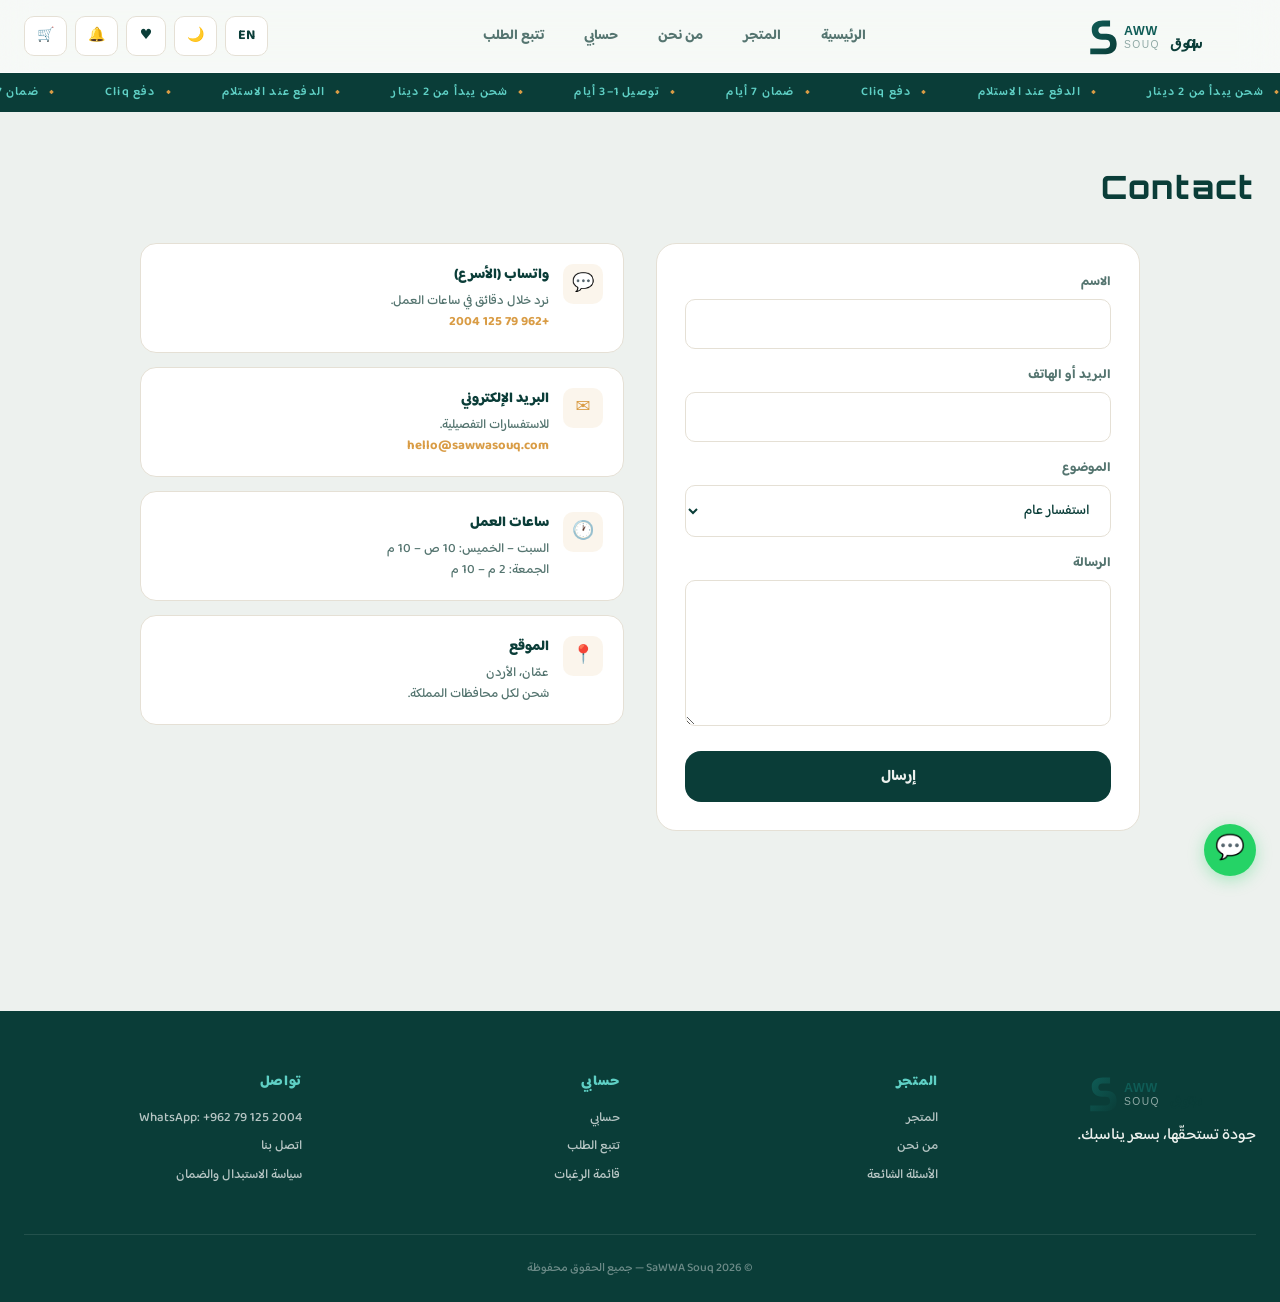
<file: contact.html>
<!DOCTYPE html>
<html lang="ar" dir="rtl">
<head>
<meta charset="UTF-8" />
<meta name="viewport" content="width=device-width, initial-scale=1" />
<title>اتصل بنا — SaWWA Souq</title>
<link rel="preconnect" href="https://fonts.googleapis.com" />
<link rel="preconnect" href="https://fonts.gstatic.com" crossorigin />
<link href="https://fonts.googleapis.com/css2?family=Baloo+Bhaijaan+2:wght@400;500;600;700;800&family=Orbitron:wght@400;500;700;900&display=swap" rel="stylesheet" />
<link rel="stylesheet" href="css/identity.css" />
<link rel="stylesheet" href="css/style.css" />
<link rel="stylesheet" href="css/alerts.css" />
<link rel="stylesheet" href="css/rtl.css" />
<link rel="stylesheet" href="css/mobile.css" />
<link rel="icon" type="image/svg+xml" href="assets/favicon.svg" />
</head>
<body>
<canvas id="aurora"></canvas>
<div id="grain"></div>

<main class="container">
  <h1 class="page-title font-en">Contact</h1>

  <div class="contact-grid">
    <form class="contact-form" id="contactForm">
      <label><span>الاسم</span><input type="text" name="name" required minlength="2" /></label>
      <label><span>البريد أو الهاتف</span><input type="text" name="contact" required minlength="5" /></label>
      <label><span>الموضوع</span>
        <select name="subject" required>
          <option value="general">استفسار عام</option>
          <option value="order">بخصوص طلب</option>
          <option value="custom">طلب مخصص</option>
          <option value="wholesale">شراء بالجملة</option>
          <option value="complaint">شكوى</option>
          <option value="suggestion">اقتراح</option>
        </select>
      </label>
      <label><span>الرسالة</span><textarea name="message" rows="5" required minlength="10"></textarea></label>
      <button class="btn primary full" type="submit">إرسال</button>
    </form>

    <div class="contact-info">
      <div class="contact-info-card">
        <div class="cico">💬</div>
        <div>
          <h4>واتساب (الأسرع)</h4>
          <p>نرد خلال دقائق في ساعات العمل.<br />
            <a href="https://wa.me/962791252004" target="_blank" rel="noopener">+962 79 125 2004</a>
          </p>
        </div>
      </div>

      <div class="contact-info-card">
        <div class="cico">✉️</div>
        <div>
          <h4>البريد الإلكتروني</h4>
          <p>للاستفسارات التفصيلية.<br />
            <a href="mailto:hello@sawwasouq.com">hello@sawwasouq.com</a>
          </p>
        </div>
      </div>

      <div class="contact-info-card">
        <div class="cico">🕐</div>
        <div>
          <h4>ساعات العمل</h4>
          <p>السبت – الخميس: 10 ص – 10 م<br />
            الجمعة: 2 م – 10 م</p>
        </div>
      </div>

      <div class="contact-info-card">
        <div class="cico">📍</div>
        <div>
          <h4>الموقع</h4>
          <p>عمّان، الأردن<br />
            شحن لكل محافظات المملكة.</p>
        </div>
      </div>
    </div>
  </div>
</main>

<script src="js/design-tokens.js"></script>
<script src="js/config.js"></script>
<script src="js/i18n.js"></script>
<script src="js/store.js"></script>
<script src="js/cart.js"></script>
<script src="js/aurora.js"></script>
<script src="js/notifications.js"></script>
<script src="js/ui.js"></script>
<script>
UI.init({
  after: () => {
    const lang = window.SAWWA.lang;
    document.getElementById("contactForm").onsubmit = (e) => {
      e.preventDefault();
      const fd = new FormData(e.target);
      const msg = {
        id: "msg-" + Date.now().toString(36).toUpperCase(),
        name: fd.get("name"),
        contact: fd.get("contact"),
        subject: fd.get("subject"),
        message: fd.get("message"),
        createdAt: Date.now(),
        read: false
      };
      const list = JSON.parse(localStorage.getItem("sawwa_messages") || "[]");
      list.unshift(msg);
      localStorage.setItem("sawwa_messages", JSON.stringify(list));
      UI.toast(
        lang === "ar" ? "شكرًا! سنتواصل معك قريبًا." : "Thanks! We'll contact you soon.",
        "success", null, 5000
      );
      e.target.reset();
    };
  }
});
</script>
</body>
</html>
</file>
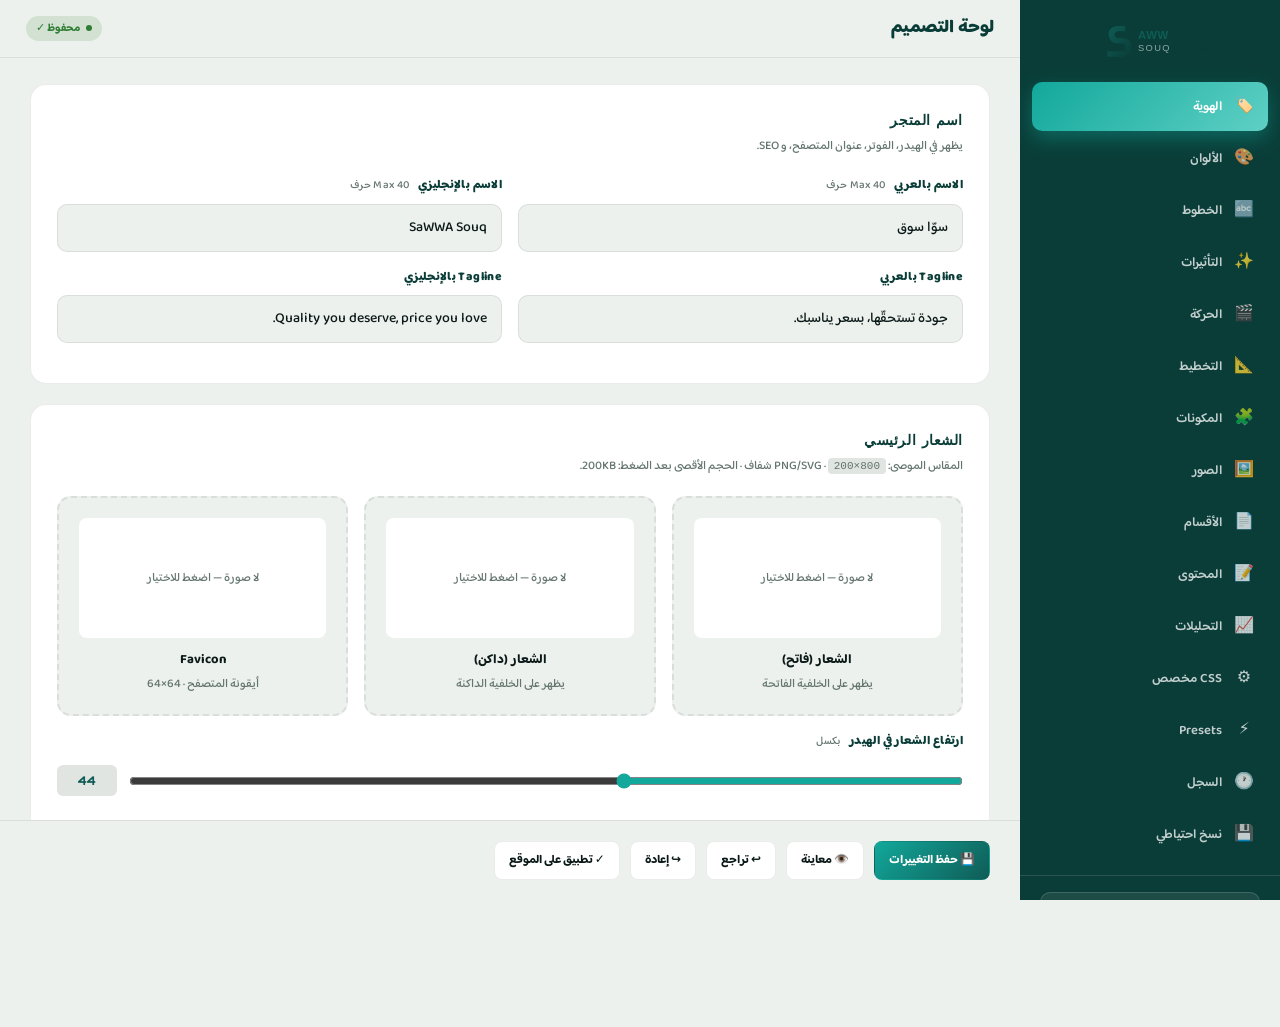
<file: design.html>
<!DOCTYPE html>
<html lang="ar" dir="rtl">
<head>
<meta charset="UTF-8" />
<meta name="viewport" content="width=device-width, initial-scale=1" />
<title>لوحة التصميم — SaWWA Souq</title>
<link rel="preconnect" href="https://fonts.googleapis.com" />
<link rel="preconnect" href="https://fonts.gstatic.com" crossorigin />
<link href="https://fonts.googleapis.com/css2?family=Baloo+Bhaijaan+2:wght@400;500;600;700;800&family=Orbitron:wght@400;500;700;900&display=swap" rel="stylesheet" />
<link rel="stylesheet" href="css/identity.css" />
<link rel="stylesheet" href="css/style.css" />
<link rel="stylesheet" href="css/alerts.css" />
<link rel="stylesheet" href="css/rtl.css" />
<link rel="stylesheet" href="css/mobile.css" />
<style>
  body.design-body { background: var(--bg); }
  body.design-body::before { display: none; }

  .dp-app { display: grid; grid-template-columns: 260px 1fr; min-height: 100vh; }
  .dp-side {
    background: var(--deep); color: #fff; overflow-y: auto; padding: 20px 0;
    position: sticky; top: 0; height: 100vh; display: flex; flex-direction: column;
  }
  .dp-side-head { padding: 0 22px 22px; display: flex; align-items: center; justify-content: space-between; }
  .dp-side-head img { height: 40px; }
  .dp-side-head .dp-close { background: none; border: none; color: #fff; font-size: 22px; cursor: pointer; display: none; }
  .dp-tabs { display: flex; flex-direction: column; gap: 3px; padding: 0 12px; flex: 1; }
  .dp-tab {
    display: flex; align-items: center; gap: 12px; padding: 11px 14px; border-radius: 10px;
    border: none; background: transparent; color: rgba(255,255,255,.75); cursor: pointer;
    font-family: inherit; font-size: 13px; font-weight: 600; text-align: start; transition: all .2s;
  }
  .dp-tab:hover { background: rgba(255,255,255,.08); color: #fff; }
  .dp-tab.active { background: linear-gradient(135deg, #12A89B, #5FD0C5); color: #fff; box-shadow: 0 8px 20px rgba(18,168,155,.4); }
  .dp-tab .dp-tab-ico { font-size: 16px; width: 20px; text-align: center; }
  .dp-side-foot { padding: 16px 20px 0; border-top: 1px solid rgba(255,255,255,.12); margin-top: 16px; display: flex; flex-direction: column; gap: 8px; }
  .dp-side-foot .btn { background: rgba(255,255,255,.08); border-color: rgba(255,255,255,.15); color: #fff; justify-content: center; }
  .dp-side-foot .btn:hover { background: rgba(255,255,255,.18); }

  .dp-main { min-width: 0; }
  .dp-top {
    position: sticky; top: 0; z-index: 20; background: color-mix(in srgb, var(--bg) 78%, transparent);
    backdrop-filter: blur(20px); -webkit-backdrop-filter: blur(20px); padding: 14px 26px;
    display: flex; align-items: center; gap: 16px; border-bottom: 1px solid var(--line);
  }
  .dp-menu-toggle { display: none; background: none; border: none; font-size: 22px; cursor: pointer; color: var(--ink); }
  .dp-title { font-size: 18px; font-weight: 900; color: var(--deep); flex: 1; }
  html.dark .dp-title { color: var(--cyan); }
  .dp-top-actions { display: flex; gap: 8px; align-items: center; }
  .dp-status {
    display: inline-flex; align-items: center; gap: 6px; padding: 4px 10px; border-radius: 999px;
    font-size: 11px; font-weight: 700; background: color-mix(in srgb, #2E7D32 15%, transparent); color: #2E7D32;
  }
  .dp-status::before { content: ""; width: 6px; height: 6px; border-radius: 50%; background: #2E7D32; animation: dpPulse 1.5s ease-in-out infinite; }
  @keyframes dpPulse { 0%, 100% { opacity: 1; } 50% { opacity: .4; } }

  .dp-content { padding: 26px 30px 80px; max-width: 1100px; }
  .dp-panel { display: none; }
  .dp-panel.active { display: block; animation: dpFade .3s ease; }
  @keyframes dpFade { from { opacity: 0; transform: translateY(8px); } to { opacity: 1; transform: translateY(0); } }

  .dp-group { background: var(--white); border: 1px solid var(--line); border-radius: 16px; padding: 24px 26px; margin-bottom: 20px; }
  .dp-group h3 { font-size: 14px; font-weight: 900; color: var(--deep); margin-bottom: 6px; letter-spacing: .04em; text-transform: uppercase; font-family: "Orbitron", sans-serif; }
  html.dark .dp-group h3 { color: var(--cyan); }
  .dp-group p.dp-help { font-size: 12px; color: var(--muted); margin-bottom: 20px; line-height: 1.6; }
  .dp-group p.dp-help code { background: var(--paper-2); padding: 2px 6px; border-radius: 4px; font-family: monospace; font-size: 11px; }

  .dp-row { display: grid; grid-template-columns: repeat(auto-fit, minmax(240px, 1fr)); gap: 16px; margin-bottom: 16px; }
  .dp-field { display: block; }
  .dp-field > span { display: block; font-size: 12px; font-weight: 800; color: var(--deep); margin-bottom: 8px; letter-spacing: .03em; }
  html.dark .dp-field > span { color: var(--ink); }
  .dp-field > span small { font-weight: 500; color: var(--muted); font-size: 11px; margin-inline-start: 6px; }
  .dp-field input[type=text], .dp-field input[type=number], .dp-field input[type=email], .dp-field input[type=password], .dp-field input[type=url], .dp-field textarea, .dp-field select {
    width: 100%; padding: 11px 14px; border-radius: 10px; border: 1.5px solid var(--line);
    background: var(--paper); color: var(--ink); font-family: inherit; font-size: 14px; font-weight: 500; transition: all .2s;
  }
  html.dark .dp-field input, html.dark .dp-field textarea, html.dark .dp-field select { background: var(--paper-2); }
  .dp-field input:focus, .dp-field textarea:focus, .dp-field select:focus { outline: none; border-color: var(--teal-2); box-shadow: 0 0 0 3px color-mix(in srgb, var(--teal-2) 15%, transparent); }

  .dp-field.color-field { display: grid; grid-template-columns: 44px 1fr; gap: 8px; align-items: center; }
  .dp-field.color-field input[type=color] { width: 44px; height: 44px; padding: 0; border: 1.5px solid var(--line); border-radius: 10px; cursor: pointer; background: transparent; }
  .dp-field.color-field input[type=text] { font-family: "Orbitron", monospace; letter-spacing: .04em; text-transform: uppercase; font-size: 13px; }

  .dp-toggle { display: flex; align-items: center; gap: 12px; padding: 12px 14px; border-radius: 10px; background: var(--paper); border: 1.5px solid var(--line); cursor: pointer; transition: all .2s; font-size: 13px; font-weight: 700; color: var(--ink); }
  html.dark .dp-toggle { background: var(--paper-2); }
  .dp-toggle:hover { border-color: var(--teal-2); }
  .dp-toggle input { display: none; }
  .dp-toggle .switch { width: 40px; height: 22px; background: var(--line); border-radius: 999px; position: relative; transition: background .2s; flex-shrink: 0; }
  .dp-toggle .switch::after { content: ""; position: absolute; top: 2px; inset-inline-start: 2px; width: 18px; height: 18px; background: #fff; border-radius: 50%; transition: transform .2s; box-shadow: 0 2px 4px rgba(0,0,0,.15); }
  .dp-toggle input:checked + .switch { background: var(--teal-2); }
  .dp-toggle input:checked + .switch::after { transform: translateX(18px); }
  [dir="rtl"] .dp-toggle input:checked + .switch::after { transform: translateX(-18px); }

  .dp-range-row { display: grid; grid-template-columns: 1fr 60px; gap: 12px; align-items: center; }
  .dp-range-row input[type=range] { width: 100%; accent-color: var(--teal-2); }
  .dp-range-row .dp-range-val { font-family: "Orbitron", monospace; font-size: 12px; font-weight: 800; text-align: center; padding: 6px 8px; background: var(--paper-2); border-radius: 6px; color: var(--teal); }

  .dp-img-picker { border: 2px dashed var(--line); border-radius: 14px; padding: 20px; text-align: center; cursor: pointer; transition: all .2s; background: var(--paper); }
  html.dark .dp-img-picker { background: var(--paper-2); }
  .dp-img-picker:hover { border-color: var(--teal-2); background: color-mix(in srgb, var(--teal-2) 6%, transparent); }
  .dp-img-picker .dp-prev { min-height: 120px; display: grid; place-items: center; margin-bottom: 12px; border-radius: 8px; overflow: hidden; background: var(--white); }
  .dp-img-picker .dp-prev img { max-width: 100%; max-height: 200px; object-fit: contain; display: block; }
  .dp-img-picker .dp-prev.empty::after { content: "لا صورة — اضغط للاختيار"; color: var(--muted); font-size: 12px; }
  .dp-img-picker .dp-meta { font-size: 12px; color: var(--muted); }
  .dp-img-picker .dp-meta strong { display: block; color: var(--ink); font-size: 13px; margin-bottom: 4px; }

  .dp-list { display: flex; flex-direction: column; gap: 8px; }
  .dp-list-item { display: flex; align-items: center; gap: 12px; padding: 12px 14px; background: var(--paper); border: 1.5px solid var(--line); border-radius: 10px; font-size: 13px; }
  html.dark .dp-list-item { background: var(--paper-2); }
  .dp-list-item .grip { cursor: grab; color: var(--muted); font-size: 16px; user-select: none; }
  .dp-list-item .label { flex: 1; font-weight: 700; color: var(--ink); }
  .dp-list-item .actions { display: flex; gap: 6px; }

  .dp-btn { display: inline-flex; align-items: center; gap: 6px; padding: 8px 14px; border-radius: 8px; border: 1.5px solid var(--line); background: var(--white); color: var(--ink); font-family: inherit; font-size: 12px; font-weight: 700; cursor: pointer; transition: all .2s; }
  html.dark .dp-btn { background: var(--paper-2); }
  .dp-btn:hover { border-color: var(--teal-2); color: var(--teal); }
  .dp-btn.primary { background: linear-gradient(135deg, #12A89B, #0F5C56); color: #fff; border-color: transparent; }
  .dp-btn.primary:hover { box-shadow: 0 8px 20px rgba(18,168,155,.4); }
  .dp-btn.danger { color: #C03030; border-color: #C03030; }
  .dp-btn.danger:hover { background: #C03030; color: #fff; }

  .dp-actions-bar { display: flex; gap: 10px; flex-wrap: wrap; padding: 20px 0; margin-top: 24px; border-top: 1.5px solid var(--line); position: sticky; bottom: 0; background: color-mix(in srgb, var(--bg) 95%, transparent); backdrop-filter: blur(10px); margin-inline: -30px; padding-inline: 30px; z-index: 10; }

  .dp-preset-grid { display: grid; grid-template-columns: repeat(auto-fit, minmax(160px, 1fr)); gap: 14px; }
  .dp-preset { padding: 16px; border-radius: 12px; border: 1.5px solid var(--line); background: var(--white); cursor: pointer; transition: all .25s; text-align: center; }
  html.dark .dp-preset { background: var(--paper-2); }
  .dp-preset:hover { transform: translateY(-3px); box-shadow: 0 10px 24px rgba(0,0,0,.08); border-color: var(--teal-2); }
  .dp-preset .swatch { height: 60px; border-radius: 8px; margin-bottom: 12px; display: grid; grid-template-columns: repeat(4, 1fr); overflow: hidden; }
  .dp-preset .swatch span { display: block; }
  .dp-preset strong { display: block; font-size: 13px; color: var(--ink); margin-bottom: 2px; }
  .dp-preset small { font-size: 11px; color: var(--muted); }

  .dp-code { font-family: "JetBrains Mono", Consolas, monospace; font-size: 13px; line-height: 1.6; background: #0B1A18; color: #E8EFED; border: none; border-radius: 10px; padding: 16px; min-height: 180px; resize: vertical; width: 100%; tab-size: 2; }
  .dp-code:focus { outline: none; box-shadow: 0 0 0 3px rgba(18,168,155,.3); }

  .dp-history-item { display: grid; grid-template-columns: 1fr auto auto; gap: 12px; align-items: center; padding: 12px 14px; background: var(--paper); border-radius: 10px; margin-bottom: 8px; font-size: 13px; }
  html.dark .dp-history-item { background: var(--paper-2); }
  .dp-history-item .time { font-family: "Orbitron", monospace; font-size: 11px; color: var(--muted); }

  @media (max-width: 900px) {
    .dp-app { grid-template-columns: 1fr; }
    .dp-side { position: fixed; top: 0; inset-inline-start: 0; width: 260px; transform: translateX(-100%); transition: transform .3s; z-index: 100; }
    [dir="rtl"] .dp-side { transform: translateX(100%); }
    .dp-side.open { transform: translateX(0) !important; box-shadow: 0 0 80px rgba(0,0,0,.4); }
    .dp-side-head .dp-close { display: block; }
    .dp-menu-toggle { display: block; }
    .dp-content { padding: 20px 16px 60px; }
  }
</style>
</head>
<body class="design-body">
<canvas id="aurora"></canvas>
<div id="grain"></div>

<div class="dp-app">
  <aside class="dp-side" id="dpSide">
    <div class="dp-side-head">
      <img src="assets/logo.svg" alt="SaWWA Souq" />
      <button class="dp-close" id="dpClose">×</button>
    </div>
    <nav class="dp-tabs" id="dpTabs">
      <button class="dp-tab active" data-tab="identity"><span class="dp-tab-ico">🏷️</span><span>الهوية</span></button>
      <button class="dp-tab" data-tab="colors"><span class="dp-tab-ico">🎨</span><span>الألوان</span></button>
      <button class="dp-tab" data-tab="typography"><span class="dp-tab-ico">🔤</span><span>الخطوط</span></button>
      <button class="dp-tab" data-tab="effects"><span class="dp-tab-ico">✨</span><span>التأثيرات</span></button>
      <button class="dp-tab" data-tab="animation"><span class="dp-tab-ico">🎬</span><span>الحركة</span></button>
      <button class="dp-tab" data-tab="layout"><span class="dp-tab-ico">📐</span><span>التخطيط</span></button>
      <button class="dp-tab" data-tab="components"><span class="dp-tab-ico">🧩</span><span>المكونات</span></button>
      <button class="dp-tab" data-tab="images"><span class="dp-tab-ico">🖼️</span><span>الصور</span></button>
      <button class="dp-tab" data-tab="sections"><span class="dp-tab-ico">📄</span><span>الأقسام</span></button>
      <button class="dp-tab" data-tab="content"><span class="dp-tab-ico">📝</span><span>المحتوى</span></button>
      <button class="dp-tab" data-tab="analytics"><span class="dp-tab-ico">📈</span><span>التحليلات</span></button>
      <button class="dp-tab" data-tab="custom"><span class="dp-tab-ico">⚙️</span><span>CSS مخصص</span></button>
      <button class="dp-tab" data-tab="presets"><span class="dp-tab-ico">⚡</span><span>Presets</span></button>
      <button class="dp-tab" data-tab="history"><span class="dp-tab-ico">🕐</span><span>السجل</span></button>
      <button class="dp-tab" data-tab="backup"><span class="dp-tab-ico">💾</span><span>نسخ احتياطي</span></button>
    </nav>
    <div class="dp-side-foot">
      <a href="index.html" class="btn small">← عرض الموقع</a>
      <button class="btn small" id="dpLogout">تسجيل الخروج</button>
    </div>
  </aside>

  <main class="dp-main">
    <header class="dp-top">
      <button class="dp-menu-toggle" id="dpMenu">☰</button>
      <h1 class="dp-title" id="dpTitle">لوحة التصميم</h1>
      <div class="dp-top-actions">
        <span class="dp-status" id="dpStatus">محفوظ</span>
      </div>
    </header>

    <div class="dp-content">
      <section class="dp-panel active" id="dp-identity">
        <div class="dp-group">
          <h3>اسم المتجر</h3>
          <p class="dp-help">يظهر في الهيدر، الفوتر، عنوان المتصفح، و SEO.</p>
          <div class="dp-row">
            <label class="dp-field"><span>الاسم بالعربي <small>Max 40 حرف</small></span><input type="text" data-bind="identity.nameAr" /></label>
            <label class="dp-field"><span>الاسم بالإنجليزي <small>Max 40 حرف</small></span><input type="text" data-bind="identity.nameEn" /></label>
          </div>
          <div class="dp-row">
            <label class="dp-field"><span>Tagline بالعربي</span><input type="text" data-bind="identity.taglineAr" /></label>
            <label class="dp-field"><span>Tagline بالإنجليزي</span><input type="text" data-bind="identity.taglineEn" /></label>
          </div>
        </div>

        <div class="dp-group">
          <h3>الشعار الرئيسي</h3>
          <p class="dp-help">المقاس الموصى: <code>800×200</code> · PNG/SVG شفاف · الحجم الأقصى بعد الضغط: 200KB.</p>
          <div class="dp-row">
            <div class="dp-img-picker" data-img="identity.logo">
              <div class="dp-prev empty"></div>
              <div class="dp-meta"><strong>الشعار (فاتح)</strong> يظهر على الخلفية الفاتحة</div>
            </div>
            <div class="dp-img-picker" data-img="identity.logoDark">
              <div class="dp-prev empty"></div>
              <div class="dp-meta"><strong>الشعار (داكن)</strong> يظهر على الخلفية الداكنة</div>
            </div>
            <div class="dp-img-picker" data-img="identity.favicon">
              <div class="dp-prev empty"></div>
              <div class="dp-meta"><strong>Favicon</strong> أيقونة المتصفح · 64×64</div>
            </div>
          </div>
          <div class="dp-row">
            <label class="dp-field">
              <span>ارتفاع الشعار في الهيدر <small>بكسل</small></span>
              <div class="dp-range-row">
                <input type="range" min="20" max="80" data-bind="identity.logoHeight" data-type="number" />
                <span class="dp-range-val">44</span>
              </div>
            </label>
          </div>
        </div>
      </section>

      <section class="dp-panel" id="dp-colors">
        <div class="dp-group">
          <h3>Presets جاهزة</h3>
          <p class="dp-help">اختر ثيم جاهز أو ابدأ من الصفر.</p>
          <div class="dp-preset-grid" id="dpPresetGrid"></div>
        </div>

        <div class="dp-group">
          <h3>الألوان الأساسية</h3>
          <p class="dp-help">غيّر الألوان. المعاينة الفورية تظهر مباشرة في المتصفح.</p>
          <div class="dp-row">
            <label class="dp-field color-field"><span style="grid-column:1/-1">Primary — اللون الأساسي</span><input type="color" data-bind="colors.teal" /><input type="text" data-bind="colors.teal" data-color-hex /></label>
            <label class="dp-field color-field"><span style="grid-column:1/-1">Accent — لون التفاعل</span><input type="color" data-bind="colors.teal2" /><input type="text" data-bind="colors.teal2" data-color-hex /></label>
            <label class="dp-field color-field"><span style="grid-column:1/-1">Highlight — العنبري</span><input type="color" data-bind="colors.amber" /><input type="text" data-bind="colors.amber" data-color-hex /></label>
            <label class="dp-field color-field"><span style="grid-column:1/-1">Deep — الداكن</span><input type="color" data-bind="colors.deep" /><input type="text" data-bind="colors.deep" data-color-hex /></label>
          </div>
        </div>

        <div class="dp-group">
          <h3>الخلفيات والنصوص</h3>
          <div class="dp-row">
            <label class="dp-field color-field"><span style="grid-column:1/-1">Background — الخلفية</span><input type="color" data-bind="colors.bg" /><input type="text" data-bind="colors.bg" data-color-hex /></label>
            <label class="dp-field color-field"><span style="grid-column:1/-1">Surface — البطاقات</span><input type="color" data-bind="colors.white" /><input type="text" data-bind="colors.white" data-color-hex /></label>
            <label class="dp-field color-field"><span style="grid-column:1/-1">Text — النص الأساسي</span><input type="color" data-bind="colors.ink" /><input type="text" data-bind="colors.ink" data-color-hex /></label>
            <label class="dp-field color-field"><span style="grid-column:1/-1">Muted — النص الثانوي</span><input type="color" data-bind="colors.muted" /><input type="text" data-bind="colors.muted" data-color-hex /></label>
          </div>
        </div>
      </section>

      <section class="dp-panel" id="dp-typography">
        <div class="dp-group">
          <h3>الخطوط</h3>
          <p class="dp-help">اختر من القائمة أو ارفع خطك الخاص (.woff2 أو .ttf).</p>
          <div class="dp-row">
            <label class="dp-field">
              <span>الخط العربي</span>
              <select data-bind="typography.fontAr">
                <option value="Baloo Bhaijaan 2">Baloo Bhaijaan 2 (افتراضي)</option>
                <option value="Cairo">Cairo</option>
                <option value="Tajawal">Tajawal</option>
                <option value="IBM Plex Sans Arabic">IBM Plex Sans Arabic</option>
                <option value="Almarai">Almarai</option>
                <option value="Noto Kufi Arabic">Noto Kufi Arabic</option>
              </select>
            </label>
            <label class="dp-field">
              <span>الخط الإنجليزي</span>
              <select data-bind="typography.fontEn">
                <option value="Orbitron">Orbitron (افتراضي)</option>
                <option value="Inter">Inter</option>
                <option value="Poppins">Poppins</option>
                <option value="Space Grotesk">Space Grotesk</option>
                <option value="JetBrains Mono">JetBrains Mono</option>
                <option value="DM Sans">DM Sans</option>
              </select>
            </label>
          </div>
        </div>

        <div class="dp-group">
          <h3>الأحجام والأوزان</h3>
          <div class="dp-row">
            <label class="dp-field">
              <span>حجم H1 <small>بكسل</small></span>
              <div class="dp-range-row"><input type="range" min="24" max="120" data-bind="typography.h1" data-type="number" /><span class="dp-range-val">72</span></div>
            </label>
            <label class="dp-field">
              <span>حجم H2 <small>بكسل</small></span>
              <div class="dp-range-row"><input type="range" min="18" max="80" data-bind="typography.h2" data-type="number" /><span class="dp-range-val">42</span></div>
            </label>
            <label class="dp-field">
              <span>حجم H3 <small>بكسل</small></span>
              <div class="dp-range-row"><input type="range" min="14" max="48" data-bind="typography.h3" data-type="number" /><span class="dp-range-val">26</span></div>
            </label>
            <label class="dp-field">
              <span>حجم النص <small>بكسل</small></span>
              <div class="dp-range-row"><input type="range" min="12" max="22" data-bind="typography.body" data-type="number" /><span class="dp-range-val">16</span></div>
            </label>
          </div>
          <div class="dp-row">
            <label class="dp-field">
              <span>وزن العناوين <small>400-900</small></span>
              <select data-bind="typography.headingWeight">
                <option value="700">Bold 700</option>
                <option value="800">Extra 800</option>
                <option value="900">Black 900</option>
              </select>
            </label>
            <label class="dp-field">
              <span>وزن النص</span>
              <select data-bind="typography.bodyWeight">
                <option value="400">Regular 400</option>
                <option value="500">Medium 500</option>
                <option value="600">Semi 600</option>
              </select>
            </label>
          </div>
        </div>
      </section>

      <section class="dp-panel" id="dp-effects">
        <div class="dp-group">
          <h3>Aurora Background</h3>
          <p class="dp-help">خلفية canvas الحية — blobs + waves + particles.</p>
          <div class="dp-row">
            <label class="dp-toggle"><input type="checkbox" data-bind="effects.aurora.enabled" data-type="bool" /><span class="switch"></span>تفعيل Aurora</label>
          </div>
          <div class="dp-row">
            <label class="dp-field">
              <span>عدد الـ Blobs</span>
              <div class="dp-range-row"><input type="range" min="0" max="8" data-bind="effects.aurora.blobs" data-type="number" /><span class="dp-range-val">5</span></div>
            </label>
            <label class="dp-field">
              <span>عدد الجزيئات</span>
              <div class="dp-range-row"><input type="range" min="0" max="200" data-bind="effects.aurora.particles" data-type="number" /><span class="dp-range-val">60</span></div>
            </label>
            <label class="dp-field">
              <span>السرعة <small>0.2x - 2x</small></span>
              <div class="dp-range-row"><input type="range" min="20" max="200" data-bind="effects.aurora.speed" data-type="number" /><span class="dp-range-val">100</span></div>
            </label>
          </div>
        </div>

        <div class="dp-group">
          <h3>Glassmorphism</h3>
          <div class="dp-row">
            <label class="dp-toggle"><input type="checkbox" data-bind="effects.glass.enabled" data-type="bool" /><span class="switch"></span>تفعيل الزجاج الشفاف</label>
            <label class="dp-field">
              <span>شدة Blur <small>px</small></span>
              <div class="dp-range-row"><input type="range" min="0" max="40" data-bind="effects.glass.blur" data-type="number" /><span class="dp-range-val">16</span></div>
            </label>
          </div>
        </div>

        <div class="dp-group">
          <h3>الشكل والظلال</h3>
          <div class="dp-row">
            <label class="dp-field">
              <span>انحناء الزوايا <small>px</small></span>
              <div class="dp-range-row"><input type="range" min="0" max="40" data-bind="effects.radius" data-type="number" /><span class="dp-range-val">16</span></div>
            </label>
            <label class="dp-field">
              <span>شدة الظلال</span>
              <select data-bind="effects.shadows">
                <option value="none">بدون</option>
                <option value="soft">خفيف</option>
                <option value="medium">متوسط</option>
                <option value="strong">قوي</option>
              </select>
            </label>
          </div>
        </div>

        <div class="dp-group">
          <h3>التفاعلات</h3>
          <div class="dp-row">
            <label class="dp-toggle"><input type="checkbox" data-bind="effects.tilt" data-type="bool" /><span class="switch"></span>البطاقات تميل مع الفأرة</label>
            <label class="dp-toggle"><input type="checkbox" data-bind="effects.magnetic" data-type="bool" /><span class="switch"></span>الأزرار تنجذب للفأرة</label>
            <label class="dp-toggle"><input type="checkbox" data-bind="effects.splitText" data-type="bool" /><span class="switch"></span>حروف العناوين تظهر متتالية</label>
          </div>
        </div>
      </section>

      <section class="dp-panel" id="dp-animation">
        <div class="dp-group">
          <h3>الحركات العامة</h3>
          <div class="dp-row">
            <label class="dp-field">
              <span>سرعة الحركة <small>0.5x - 2x</small></span>
              <div class="dp-range-row"><input type="range" min="50" max="200" data-bind="animation.speed" data-type="number" /><span class="dp-range-val">100</span></div>
            </label>
            <label class="dp-toggle"><input type="checkbox" data-bind="animation.reveal" data-type="bool" /><span class="switch"></span>Reveal عند التمرير</label>
            <label class="dp-field">
              <span>نوع الـ Reveal</span>
              <select data-bind="animation.revealType">
                <option value="fade">تلاشي</option>
                <option value="slide">انزلاق</option>
                <option value="zoom">تكبير</option>
                <option value="rotate">دوران</option>
              </select>
            </label>
          </div>
        </div>

        <div class="dp-group">
          <h3>Marquee — الشريط العلوي</h3>
          <div class="dp-row">
            <label class="dp-toggle"><input type="checkbox" data-bind="animation.marquee.enabled" data-type="bool" /><span class="switch"></span>تفعيل الشريط</label>
            <label class="dp-field">
              <span>السرعة <small>ثانية</small></span>
              <div class="dp-range-row"><input type="range" min="10" max="80" data-bind="animation.marquee.speed" data-type="number" /><span class="dp-range-val">32</span></div>
            </label>
            <label class="dp-field">
              <span>الاتجاه</span>
              <select data-bind="animation.marquee.direction">
                <option value="normal">يمين → يسار</option>
                <option value="reverse">يسار → يمين</option>
              </select>
            </label>
          </div>
        </div>

        <div class="dp-group">
          <h3>Hero Slider</h3>
          <div class="dp-row">
            <label class="dp-toggle"><input type="checkbox" data-bind="animation.heroSlider.enabled" data-type="bool" /><span class="switch"></span>تفعيل السلايدر</label>
            <label class="dp-field">
              <span>السرعة <small>ثانية بين الصور</small></span>
              <div class="dp-range-row"><input type="range" min="2" max="10" data-bind="animation.heroSlider.speed" data-type="number" /><span class="dp-range-val">4</span></div>
            </label>
            <label class="dp-field">
              <span>نوع الانتقال</span>
              <select data-bind="animation.heroSlider.transition">
                <option value="fade">تلاشي</option>
                <option value="slide">انزلاق</option>
                <option value="zoom">تكبير</option>
              </select>
            </label>
          </div>
        </div>

        <div class="dp-group">
          <h3>مؤثرات إضافية</h3>
          <div class="dp-row">
            <label class="dp-field">
              <span>Cursor</span>
              <select data-bind="animation.cursor">
                <option value="none">عادي (افتراضي)</option>
                <option value="dot">نقطة صغيرة</option>
                <option value="ring">حلقة متتبعة</option>
                <option value="glow">توهج</option>
              </select>
            </label>
            <label class="dp-toggle"><input type="checkbox" data-bind="animation.loadingScreen" data-type="bool" /><span class="switch"></span>Loading Screen عند التحميل</label>
          </div>
        </div>
      </section>

      <section class="dp-panel" id="dp-layout">
        <div class="dp-group">
          <h3>شبكة المنتجات</h3>
          <div class="dp-row">
            <label class="dp-field">
              <span>عدد الأعمدة</span>
              <select data-bind="layout.gridCols">
                <option value="2">2</option>
                <option value="3">3</option>
                <option value="4">4</option>
                <option value="5">5</option>
              </select>
            </label>
            <label class="dp-field">
              <span>المسافة بين الكروت <small>px</small></span>
              <div class="dp-range-row"><input type="range" min="8" max="48" data-bind="layout.gridGap" data-type="number" /><span class="dp-range-val">24</span></div>
            </label>
          </div>
        </div>

        <div class="dp-group">
          <h3>عرض الصفحة</h3>
          <div class="dp-row">
            <label class="dp-field">
              <span>Container width</span>
              <select data-bind="layout.containerWidth">
                <option value="narrow">ضيق (1000px)</option>
                <option value="normal">عادي (1320px)</option>
                <option value="wide">عريض (1600px)</option>
                <option value="full">كامل العرض</option>
              </select>
            </label>
            <label class="dp-field">
              <span>المسافات العامة</span>
              <select data-bind="layout.spacing">
                <option value="tight">ضيق</option>
                <option value="normal">عادي</option>
                <option value="loose">واسع</option>
              </select>
            </label>
          </div>
        </div>

        <div class="dp-group">
          <h3>الهيدر والفوتر</h3>
          <div class="dp-row">
            <label class="dp-field">
              <span>نمط الهيدر</span>
              <select data-bind="layout.headerStyle">
                <option value="glass">زجاجي (blur)</option>
                <option value="solid">صلب</option>
                <option value="transparent">شفاف</option>
                <option value="gradient">متدرج</option>
              </select>
            </label>
            <label class="dp-field">
              <span>عدد أعمدة الفوتر</span>
              <select data-bind="layout.footerCols">
                <option value="3">3</option>
                <option value="4">4</option>
                <option value="5">5</option>
              </select>
            </label>
          </div>
        </div>
      </section>

      <section class="dp-panel" id="dp-components">
        <div class="dp-group">
          <h3>الأزرار</h3>
          <div class="dp-row">
            <label class="dp-field">
              <span>نمط الأزرار الأساسية</span>
              <select data-bind="components.buttonStyle">
                <option value="gradient">متدرج (Gradient)</option>
                <option value="solid">صلب</option>
                <option value="outlined">محدد</option>
                <option value="glass">زجاجي</option>
                <option value="3d">3D shadow</option>
              </select>
            </label>
          </div>
        </div>

        <div class="dp-group">
          <h3>البطاقات والحقول</h3>
          <div class="dp-row">
            <label class="dp-field">
              <span>نمط البطاقات</span>
              <select data-bind="components.cardStyle">
                <option value="glass">زجاجي</option>
                <option value="solid">صلب</option>
                <option value="outlined">محدد</option>
                <option value="gradient-border">حد متدرج</option>
              </select>
            </label>
            <label class="dp-field">
              <span>نمط الحقول</span>
              <select data-bind="components.inputStyle">
                <option value="rounded">دائري</option>
                <option value="flat">مسطح</option>
                <option value="underlined">سفلي</option>
                <option value="glass">زجاجي</option>
              </select>
            </label>
          </div>
        </div>

        <div class="dp-group">
          <h3>الإشعارات والنوافذ</h3>
          <div class="dp-row">
            <label class="dp-field">
              <span>موضع التنبيهات</span>
              <select data-bind="components.toastPosition">
                <option value="top-right">أعلى يمين</option>
                <option value="top-left">أعلى يسار</option>
                <option value="top-center">أعلى وسط</option>
                <option value="bottom-right">أسفل يمين</option>
                <option value="bottom-left">أسفل يسار</option>
                <option value="bottom-center">أسفل وسط</option>
              </select>
            </label>
            <label class="dp-field">
              <span>حجم النوافذ المنبثقة</span>
              <select data-bind="components.modalSize">
                <option value="sm">صغير</option>
                <option value="md">متوسط</option>
                <option value="lg">كبير</option>
                <option value="full">كامل</option>
              </select>
            </label>
          </div>
        </div>
      </section>

      <section class="dp-panel" id="dp-images">
        <div class="dp-group">
          <h3>صور Hero Slider</h3>
          <p class="dp-help">حتى 5 صور. المقاس الموصى: <code>800×1000</code> (نسبة 4:5).</p>
          <div class="dp-row" id="dpHeroImages"></div>
          <button class="dp-btn primary" id="dpAddHero">+ إضافة صورة</button>
        </div>

        <div class="dp-group">
          <h3>صور الأقسام</h3>
          <div class="dp-row">
            <div class="dp-img-picker" data-img="images.coverGlass">
              <div class="dp-prev empty"></div>
              <div class="dp-meta"><strong>غلاف الزجاجي</strong> 800×600</div>
            </div>
            <div class="dp-img-picker" data-img="images.coverRubber">
              <div class="dp-prev empty"></div>
              <div class="dp-meta"><strong>غلاف المطاطي</strong> 800×600</div>
            </div>
            <div class="dp-img-picker" data-img="images.ogImage">
              <div class="dp-prev empty"></div>
              <div class="dp-meta"><strong>OG Image</strong> 1200×630 — لشبكات التواصل</div>
            </div>
          </div>
        </div>
      </section>

      <section class="dp-panel" id="dp-sections">
        <div class="dp-group">
          <h3>ترتيب وإخفاء الأقسام</h3>
          <p class="dp-help">اسحب الأقسام لإعادة الترتيب، أو أخفِ ما لا تحتاجه.</p>
          <div class="dp-list" id="dpSectionsList"></div>
        </div>

        <div class="dp-group">
          <h3>Banners مخصصة</h3>
          <p class="dp-help">أضف بانر بصورة كاملة أو صورة + نص في أي مكان.</p>
          <div id="dpBannersList"></div>
          <button class="dp-btn primary" id="dpAddBanner">+ إضافة Banner</button>
        </div>
      </section>

      <section class="dp-panel" id="dp-content">
        <div class="dp-group">
          <h3>نصوص Hero</h3>
          <div class="dp-row">
            <label class="dp-field"><span>العنوان الرئيسي (عربي)</span><input type="text" data-bind="content.heroTitleAr" /></label>
            <label class="dp-field"><span>العنوان الرئيسي (إنجليزي)</span><input type="text" data-bind="content.heroTitleEn" /></label>
          </div>
          <div class="dp-row">
            <label class="dp-field"><span>الوصف (عربي)</span><textarea rows="2" data-bind="content.heroSubAr"></textarea></label>
            <label class="dp-field"><span>الوصف (إنجليزي)</span><textarea rows="2" data-bind="content.heroSubEn"></textarea></label>
          </div>
        </div>

        <div class="dp-group">
          <h3>Footer</h3>
          <label class="dp-field"><span>حقوق النشر (يظهر أسفل الفوتر)</span><input type="text" data-bind="content.copyright" /></label>
        </div>

        <div class="dp-group">
          <h3>SEO / Meta</h3>
          <div class="dp-row">
            <label class="dp-field"><span>العنوان (Title)</span><input type="text" data-bind="meta.title" /></label>
          </div>
          <label class="dp-field"><span>الوصف (Description)</span><textarea rows="2" data-bind="meta.description"></textarea></label>
          <label class="dp-field"><span>الكلمات المفتاحية</span><input type="text" data-bind="meta.keywords" placeholder="ماوس باد، الأردن، ..." /></label>
        </div>
      </section>

      <section class="dp-panel" id="dp-analytics">
        <div class="dp-group">
          <h3>معرّفات التحليلات</h3>
          <p class="dp-help">الصق ID فقط، السكربتات تُضاف تلقائيًا.</p>
          <div class="dp-row">
            <label class="dp-field"><span>Google Analytics 4</span><input type="text" data-bind="analytics.ga4" placeholder="G-XXXXXXXXXX" /></label>
            <label class="dp-field"><span>Meta Pixel</span><input type="text" data-bind="analytics.metaPixel" placeholder="1234567890" /></label>
            <label class="dp-field"><span>TikTok Pixel</span><input type="text" data-bind="analytics.tiktok" placeholder="CXXXXXXXXXXX" /></label>
          </div>
        </div>

        <div class="dp-group">
          <h3>سكربتات مخصصة</h3>
          <p class="dp-help">كود قبل <code>&lt;/head&gt;</code> أو قبل <code>&lt;/body&gt;</code> (Sentry, Hotjar, إلخ).</p>
          <label class="dp-field"><span>قبل <code>&lt;/head&gt;</code></span><textarea class="dp-code" rows="5" data-bind="analytics.headScript"></textarea></label>
          <label class="dp-field" style="margin-top:14px"><span>قبل <code>&lt;/body&gt;</code></span><textarea class="dp-code" rows="5" data-bind="analytics.bodyScript"></textarea></label>
        </div>
      </section>

      <section class="dp-panel" id="dp-custom">
        <div class="dp-group">
          <h3>CSS مخصص</h3>
          <p class="dp-help">اكتب أي CSS — يُطبَّق فورًا على الموقع كله.</p>
          <textarea class="dp-code" rows="14" data-bind="custom.css" placeholder="/* مثال */&#10;.card { box-shadow: 0 20px 60px rgba(0,0,0,.2); }"></textarea>
        </div>

        <div class="dp-group">
          <h3>خيارات المطوّر</h3>
          <div class="dp-row">
            <label class="dp-toggle"><input type="checkbox" data-bind="custom.preconnect" data-type="bool" /><span class="switch"></span>Preconnect (سرعة تحميل أفضل)</label>
            <label class="dp-toggle"><input type="checkbox" data-bind="custom.lazyImages" data-type="bool" /><span class="switch"></span>Lazy loading للصور</label>
          </div>
          <label class="dp-field">
            <span>الوضع الداكن</span>
            <select data-bind="custom.darkModeBehavior">
              <option value="manual">يدوي (زر في الهيدر)</option>
              <option value="auto">تلقائي حسب نظام الزائر</option>
              <option value="hidden">مخفي</option>
            </select>
          </label>
        </div>
      </section>

      <section class="dp-panel" id="dp-presets">
        <div class="dp-group">
          <h3>Presets جاهزة</h3>
          <p class="dp-help">تطبيق فوري. يمكنك التراجع من تبويب "السجل".</p>
          <div class="dp-preset-grid" id="dpPresetBig"></div>
        </div>
      </section>

      <section class="dp-panel" id="dp-history">
        <div class="dp-group">
          <h3>آخر 20 تعديل</h3>
          <p class="dp-help">اضغط "استعادة" للرجوع لأي حالة سابقة.</p>
          <div id="dpHistoryList"></div>
        </div>
      </section>

      <section class="dp-panel" id="dp-backup">
        <div class="dp-group">
          <h3>تصدير</h3>
          <p class="dp-help">حمّل نسخة JSON كاملة من كل إعدادات التصميم.</p>
          <button class="dp-btn primary" id="dpExportAll">تصدير الكل</button>
          <button class="dp-btn" id="dpExportColors">الألوان فقط</button>
          <button class="dp-btn" id="dpExportImages">الصور فقط</button>
        </div>

        <div class="dp-group">
          <h3>استيراد</h3>
          <p class="dp-help">حذار — سيستبدل الإعدادات الحالية.</p>
          <input type="file" id="dpImportFile" accept=".json" style="margin-bottom:12px" />
          <button class="dp-btn" id="dpImport">استيراد</button>
        </div>

        <div class="dp-group">
          <h3>إعادة ضبط</h3>
          <p class="dp-help">يعيد كل شي للحالة الافتراضية (الألوان، الخطوط، الصور، إلخ).</p>
          <button class="dp-btn danger" id="dpReset">إعادة ضبط مصنع</button>
        </div>
      </section>

      <div class="dp-actions-bar">
        <button class="dp-btn primary" id="dpSave">💾 حفظ التغييرات</button>
        <button class="dp-btn" id="dpPreview">👁️ معاينة</button>
        <button class="dp-btn" id="dpUndo">↩️ تراجع</button>
        <button class="dp-btn" id="dpRedo">↪️ إعادة</button>
        <button class="dp-btn" id="dpApply">✓ تطبيق على الموقع</button>
      </div>
    </div>
  </main>
</div>

<input type="file" id="dpImgInput" accept="image/*" style="display:none" />
<input type="file" id="dpImgHeroInput" accept="image/*" style="display:none" />

<script src="js/config.js"></script>
<script src="js/i18n.js"></script>
<script src="js/wishlist.js"></script>
<script src="js/notifications.js"></script>
<script src="js/shipping.js"></script>
<script src="js/coupons.js"></script>
<script src="js/tracking.js"></script>
<script src="js/store.js"></script>
<script src="js/cart.js"></script>
<script src="js/aurora.js"></script>
<script src="js/ui.js"></script>
<script src="js/design-tokens.js"></script>
<script src="js/design-panel.js"></script>
</body>
</html>
</file>
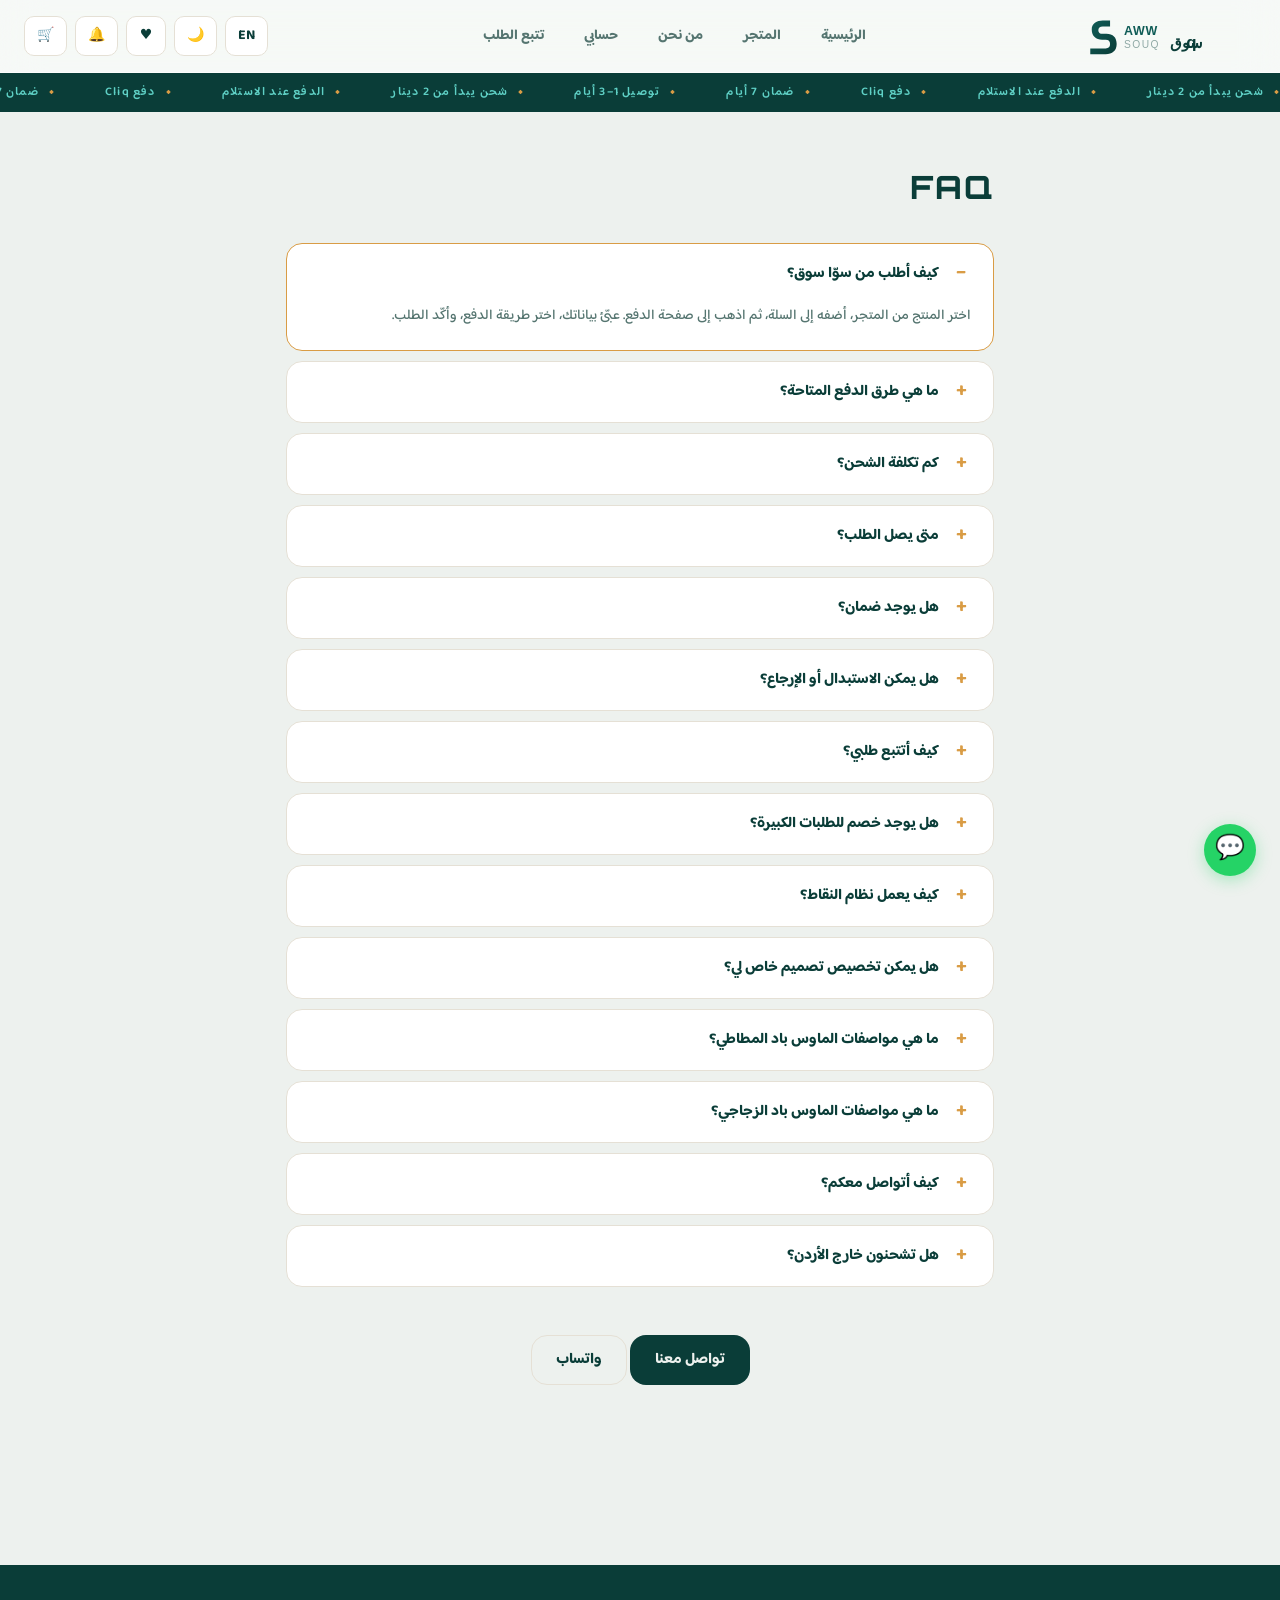
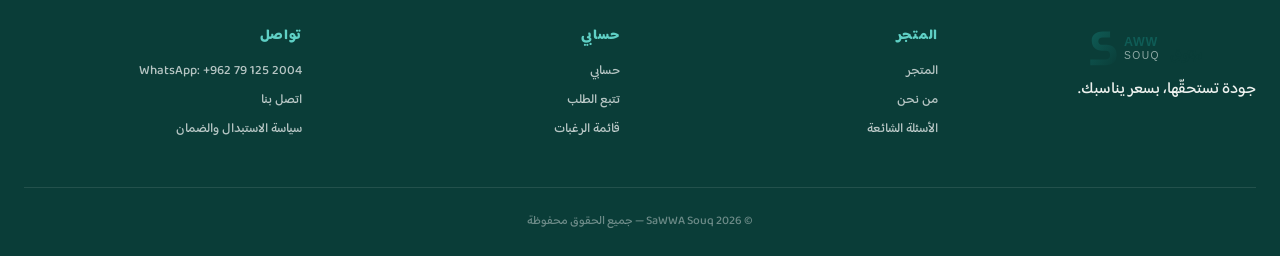
<file: faq.html>
<!DOCTYPE html>
<html lang="ar" dir="rtl">
<head>
<meta charset="UTF-8" />
<meta name="viewport" content="width=device-width, initial-scale=1" />
<title>الأسئلة الشائعة — SaWWA Souq</title>
<link rel="preconnect" href="https://fonts.googleapis.com" />
<link rel="preconnect" href="https://fonts.gstatic.com" crossorigin />
<link href="https://fonts.googleapis.com/css2?family=Baloo+Bhaijaan+2:wght@400;500;600;700;800&family=Orbitron:wght@400;500;700;900&display=swap" rel="stylesheet" />
<link rel="stylesheet" href="css/identity.css" />
<link rel="stylesheet" href="css/style.css" />
<link rel="stylesheet" href="css/alerts.css" />
<link rel="stylesheet" href="css/rtl.css" />
<link rel="stylesheet" href="css/mobile.css" />
<link rel="icon" type="image/svg+xml" href="assets/favicon.svg" />
</head>
<body>
<canvas id="aurora"></canvas>
<div id="grain"></div>

<main class="container narrow">
  <h1 class="page-title font-en">FAQ</h1>

  <div class="faq-list">
    <details class="faq-item" open>
      <summary>كيف أطلب من سوّا سوق؟</summary>
      <div class="faq-body">اختر المنتج من المتجر، أضفه إلى السلة، ثم اذهب إلى صفحة الدفع. عبّئ بياناتك، اختر طريقة الدفع، وأكّد الطلب.</div>
    </details>

    <details class="faq-item">
      <summary>ما هي طرق الدفع المتاحة؟</summary>
      <div class="faq-body">نوفّر الدفع عند الاستلام (COD) ودفع Cliq. تحويل بنكي وصكوك قريبًا. عند الدفع بـ Cliq، ارفع صورة إشعار التحويل في صفحة الدفع ليتأكد الطلب.</div>
    </details>

    <details class="faq-item">
      <summary>كم تكلفة الشحن؟</summary>
      <div class="faq-body">تبدأ من 2 دينار (عمان) إلى 4.5 دينار (العقبة). السعر يُحسب تلقائيًا حسب المحافظة في صفحة الدفع.</div>
    </details>

    <details class="faq-item">
      <summary>متى يصل الطلب؟</summary>
      <div class="faq-body">عادة من 1 إلى 3 أيام عمل حسب المحافظة. عمان والزرقاء وإربد عادة خلال 24 ساعة.</div>
    </details>

    <details class="faq-item">
      <summary>هل يوجد ضمان؟</summary>
      <div class="faq-body">نعم، ضمان ضد عيوب الصناعة لمدة 7 أيام من الاستلام. يشترط عدم استخدام المنتج وإبقاء التغليف الأصلي.</div>
    </details>

    <details class="faq-item">
      <summary>هل يمكن الاستبدال أو الإرجاع؟</summary>
      <div class="faq-body">نعم، خلال 7 أيام من الاستلام، بشرط أن يكون المنتج بحالته الأصلية. تواصل معنا عبر واتساب للترتيب.</div>
    </details>

    <details class="faq-item">
      <summary>كيف أتتبع طلبي؟</summary>
      <div class="faq-body">افتح صفحة "تتبع الطلب" وأدخل رقم الطلب (يبدأ بـ SW-). سترى حالة الطلب في الوقت الحقيقي.</div>
    </details>

    <details class="faq-item">
      <summary>هل يوجد خصم للطلبات الكبيرة؟</summary>
      <div class="faq-body">نعم، عند طلب 3 منتجات أو أكثر تواصل معنا عبر واتساب لتحصل على عرض خاص.</div>
    </details>

    <details class="faq-item">
      <summary>كيف يعمل نظام النقاط؟</summary>
      <div class="faq-body">تحصل على نقطة واحدة لكل دينار تنفقه. كل 100 نقطة = 1 دينار خصم في الطلب التالي. النقاط تنتهي بعد 12 شهرًا.</div>
    </details>

    <details class="faq-item">
      <summary>هل يمكن تخصيص تصميم خاص لي؟</summary>
      <div class="faq-body">نعم، تواصل معنا عبر واتساب. نستقبل الطلبات المخصصة بشروط: 5 قطع كحد أدنى، مدة التسليم 10-15 يوم.</div>
    </details>

    <details class="faq-item">
      <summary>ما هي مواصفات الماوس باد المطاطي؟</summary>
      <div class="faq-body">مقاس 40×90 سم، سطح أملس مضاد للانزلاق، قاعدة مطاطية تثبت على المكتب، ينلف رول ويتسطّح خلال ساعات من فكه.</div>
    </details>

    <details class="faq-item">
      <summary>ما هي مواصفات الماوس باد الزجاجي؟</summary>
      <div class="faq-body">مقاس 48×43×4 سم، زجاج مقوّى بانزلاق فائق، قاعدة مضادة للانزلاق، تغليف صلب يحمي الحواف أثناء الشحن.</div>
    </details>

    <details class="faq-item">
      <summary>كيف أتواصل معكم؟</summary>
      <div class="faq-body">عبر واتساب (الأسرع) أو عبر نموذج الاتصال في صفحة "اتصل بنا". نرد عادة خلال ساعات العمل: 10 ص - 10 م.</div>
    </details>

    <details class="faq-item">
      <summary>هل تشحنون خارج الأردن؟</summary>
      <div class="faq-body">حاليًا الشحن داخل الأردن فقط. الشحن الخليجي قريبًا — تواصل معنا لو مهتم.</div>
    </details>
  </div>

  <div style="text-align:center;margin-top:48px">
    <a href="contact.html" class="btn primary">تواصل معنا</a>
    <a href="https://wa.me/962791252004" target="_blank" rel="noopener" class="btn ghost">واتساب</a>
  </div>
</main>

<script src="js/design-tokens.js"></script>
<script src="js/config.js"></script>
<script src="js/i18n.js"></script>
<script src="js/store.js"></script>
<script src="js/cart.js"></script>
<script src="js/aurora.js"></script>
<script src="js/ui.js"></script>
<script>UI.init();</script>
</body>
</html>
</file>
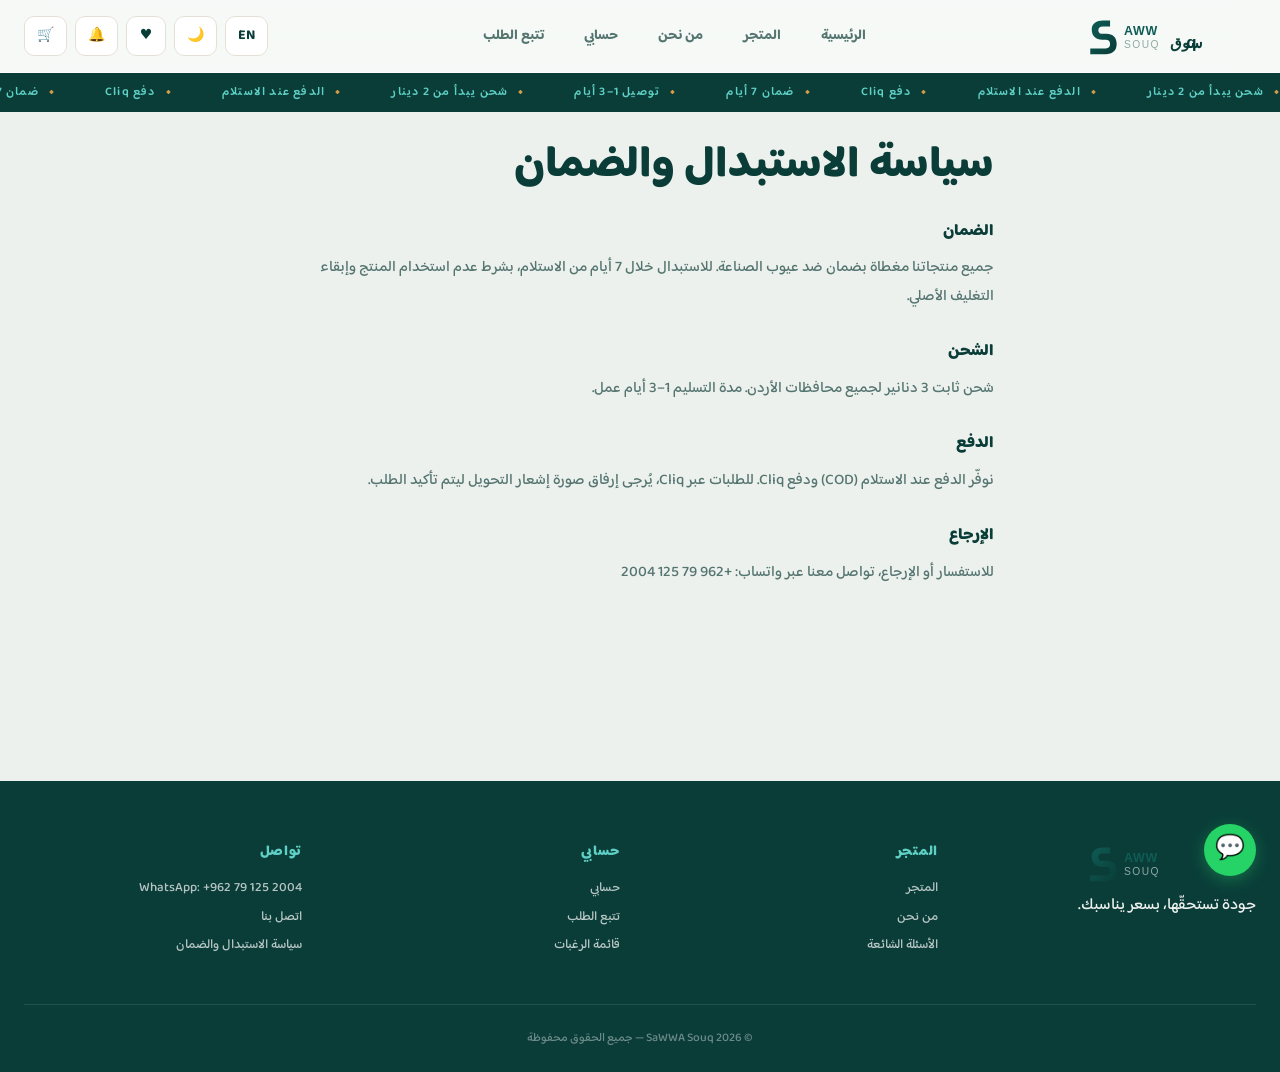
<file: policy.html>
<!DOCTYPE html>
<html lang="ar" dir="rtl">
<head>
<meta charset="UTF-8" />
<meta name="viewport" content="width=device-width, initial-scale=1" />
<title>سياسة الاستبدال والضمان — SaWWA Souq</title>
<link rel="preconnect" href="https://fonts.googleapis.com" />
<link rel="preconnect" href="https://fonts.gstatic.com" crossorigin />
<link href="https://fonts.googleapis.com/css2?family=Baloo+Bhaijaan+2:wght@400;500;600;700;800&family=Orbitron:wght@400;500;700;900&display=swap" rel="stylesheet" />
<link rel="stylesheet" href="css/identity.css" />
<link rel="stylesheet" href="css/style.css" />
<link rel="stylesheet" href="css/alerts.css" />
<link rel="stylesheet" href="css/rtl.css" />
<link rel="stylesheet" href="css/mobile.css" />
<link rel="icon" type="image/svg+xml" href="assets/favicon.svg" />
</head>
<body>
<canvas id="aurora"></canvas>
<div id="grain"></div>

<main class="container narrow prose">
  <h1>سياسة الاستبدال والضمان</h1>
  <h3>الضمان</h3>
  <p>جميع منتجاتنا مغطاة بضمان ضد عيوب الصناعة. للاستبدال خلال 7 أيام من الاستلام، بشرط عدم استخدام المنتج وإبقاء التغليف الأصلي.</p>
  <h3>الشحن</h3>
  <p>شحن ثابت 3 دنانير لجميع محافظات الأردن. مدة التسليم 1–3 أيام عمل.</p>
  <h3>الدفع</h3>
  <p>نوفّر الدفع عند الاستلام (COD) ودفع Cliq. للطلبات عبر Cliq، يُرجى إرفاق صورة إشعار التحويل ليتم تأكيد الطلب.</p>
  <h3>الإرجاع</h3>
  <p>للاستفسار أو الإرجاع، تواصل معنا عبر واتساب: +962 79 125 2004</p>
</main>

<script src="js/design-tokens.js"></script>
<script src="js/config.js"></script>
<script src="js/i18n.js"></script>
<script src="js/store.js"></script>
<script src="js/cart.js"></script>
<script src="js/aurora.js"></script>
<script src="js/ui.js"></script>
<script>UI.init();</script>
</body>
</html>
</file>
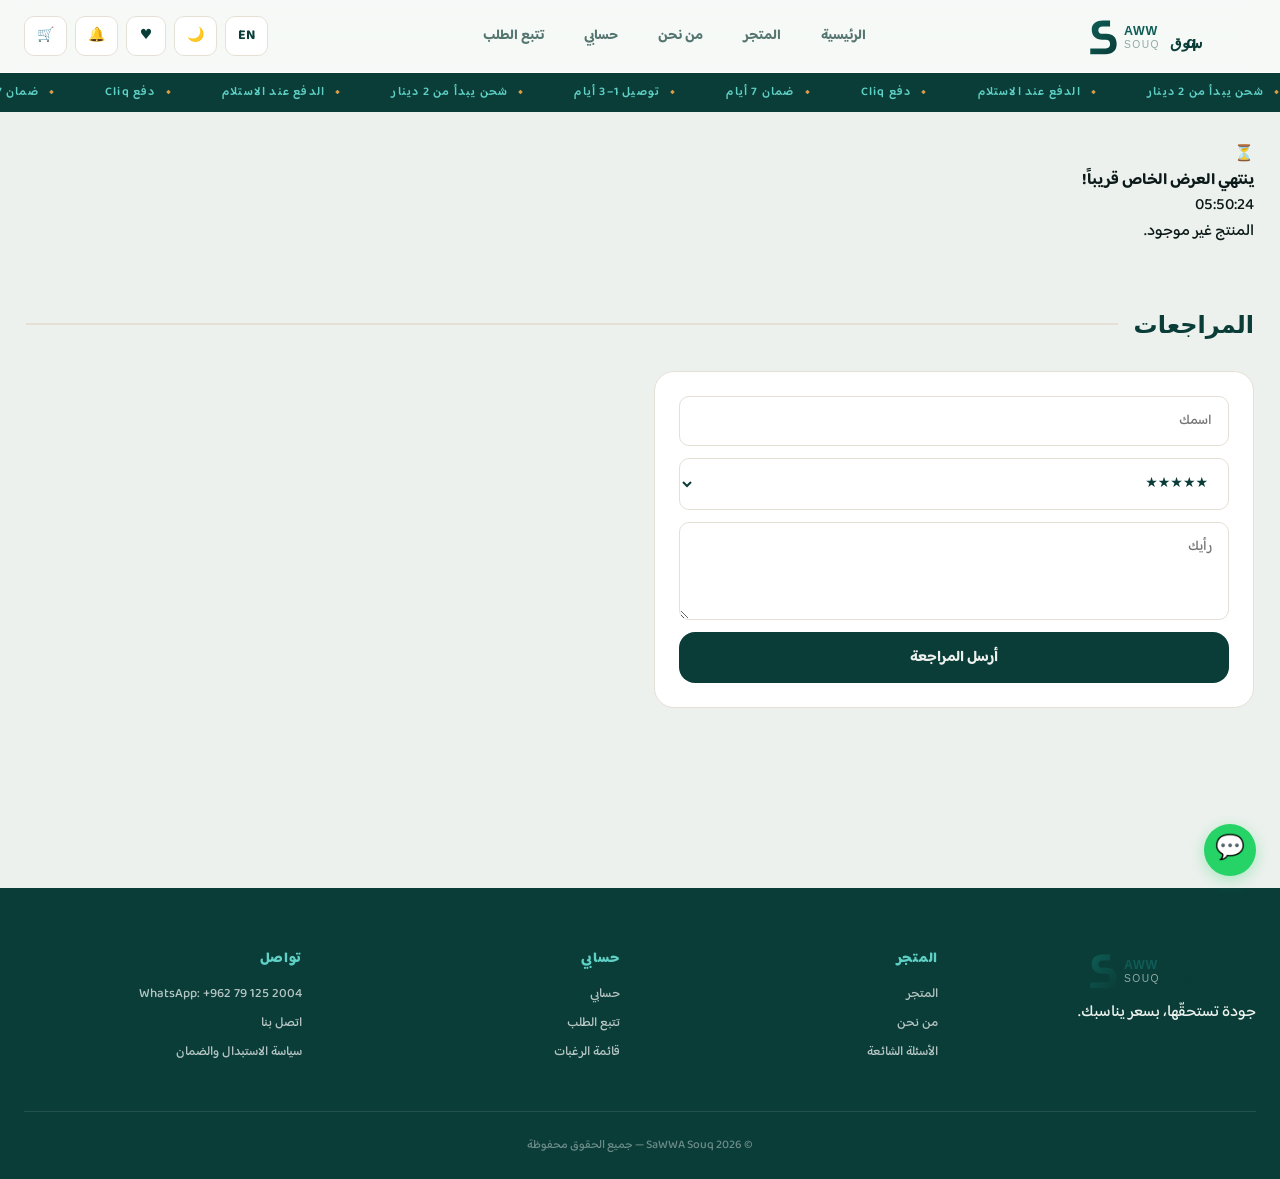
<file: product.html>
<!DOCTYPE html>
<html lang="ar" dir="rtl">
<head>
<meta charset="UTF-8" />
<meta name="viewport" content="width=device-width, initial-scale=1" />
<title>منتج — SaWWA Souq</title>
<link rel="preconnect" href="https://fonts.googleapis.com" />
<link rel="preconnect" href="https://fonts.gstatic.com" crossorigin />
<link href="https://fonts.googleapis.com/css2?family=Baloo+Bhaijaan+2:wght@400;500;600;700;800&family=Orbitron:wght@400;500;700;900&display=swap" rel="stylesheet" />
<link rel="stylesheet" href="css/identity.css" />
<link rel="stylesheet" href="css/style.css" />
<link rel="stylesheet" href="css/alerts.css" />
<link rel="stylesheet" href="css/rtl.css" />
<link rel="stylesheet" href="css/mobile.css" />
<link rel="icon" type="image/svg+xml" href="assets/favicon.svg" />
<style>
  .qty-picker input {
    color: var(--text) !important;
    font-family: var(--font-en) !important;
    font-size: 16px !important;
    font-weight: 700 !important;
    width: 50px;
    text-align: center;
    border: none;
    background: transparent;
    -moz-appearance: textfield;
  }
  .qty-picker input::-webkit-outer-spin-button,
  .qty-picker input::-webkit-inner-spin-button {
    -webkit-appearance: none;
    margin: 0;
  }
</style>
</head>
<body>
<canvas id="aurora"></canvas>
<div id="grain"></div>

<main class="container">
  <div id="productWrap" class="product-wrap"></div>
  <section class="reviews">
    <h2 class="section-title" data-i18n="product.reviews"></h2>
    <div id="reviewList"></div>
    <form id="reviewForm" class="review-form">
      <input type="text" id="rvName" required maxlength="40" placeholder="اسمك" />
      <select id="rvRating" required>
        <option value="5">★★★★★</option>
        <option value="4">★★★★</option>
        <option value="3">★★★</option>
        <option value="2">★★</option>
        <option value="1">★</option>
      </select>
      <textarea id="rvBody" required rows="3" maxlength="500" placeholder="رأيك"></textarea>
      <button class="btn primary" data-i18n="product.submitReview" type="submit"></button>
    </form>
  </section>
</main>

<script src="js/design-tokens.js"></script>
<script src="js/config.js"></script>
<script src="js/i18n.js"></script>
<script src="js/store.js"></script>
<script src="js/cart.js"></script>
<script src="js/aurora.js"></script>
<script src="js/ui.js"></script>
<script>
UI.init({
  after: () => {
    const params = new URLSearchParams(location.search);
    const id = params.get("id");
    const p = Store.products.byId(id);
    const wrap = document.getElementById("productWrap");
    const lang = window.SAWWA.lang;

    if (!p) {
      wrap.innerHTML = `<p class="muted">${t('product.notFound')}</p>`;
      return;
    }

    const name = lang === "ar" ? p.nameAr : p.nameEn;
    const onSale = p.compareAtPrice && p.compareAtPrice > p.price;
    const discount = onSale ? Math.round((1 - p.price / p.compareAtPrice) * 100) : 0;
    const img = (p.images && p.images[0]) || "assets/placeholder.svg";
    
    const stockHtml = p.stock > 5 
      ? `` 
      : `<span style="color:#C03030;font-weight:800;background:rgba(192,48,48,0.1)">⚠️ ${lang === 'ar' ? 'متبقي فقط' : 'Only'} ${p.stock} ${lang === 'ar' ? 'قطع' : 'left'}</span>`;

    wrap.innerHTML = `
      <div class="product-img reveal-3d">
        ${onSale ? `<span class="sale-badge">-${discount}%</span>` : ""}
        <img src="${img}" alt="${name}" />
      </div>
      <div class="product-info reveal">
        <h1>${name}</h1>
        <div class="price-row" style="margin:20px 0">
          ${onSale ? `<span class="price-old" style="font-size:20px">${UI.fmt(p.compareAtPrice)}</span>` : ""}
          <span class="price big">${UI.fmt(p.price)}</span>
        </div>
        <p class="desc">${lang === 'ar' ? p.descAr : p.descEn}</p>
        
        <div class="meta">
          <span>${t('product.package')}: ${p.packaging || '-'}</span>
          ${p.warranty ? `<span>✓ ${t('product.warranty')}</span>` : ''}
          ${stockHtml}
        </div>
        
        <div class="product-actions">
          <div class="qty-row">
            <label style="font-weight:800;color:var(--text-2)">${t('product.qty')}</label>
            <div class="qty-picker">
              <button type="button" id="qDec">−</button>
              <input type="number" id="qInput" min="1" max="${p.stock}" value="1" />
              <button type="button" id="qInc">+</button>
            </div>
          </div>
          <div class="actions">
            <button class="btn primary" id="addBtn" ${p.stock <= 0 ? "disabled" : ""}>
              ${p.stock <= 0 ? t('product.outOfStock') : t('product.addToCart')}
            </button>
            <button class="btn ghost" id="buyNowBtn" ${p.stock <= 0 ? "disabled" : ""}>
              ${t('product.buyNow')}
            </button>
          </div>
        </div>
      </div>`;

    const qtyInput = document.getElementById("qInput");
    const qty = () => Math.max(1, Math.min(p.stock || 1, parseInt(qtyInput.value, 10) || 1));
    
    document.getElementById("qDec").onclick = () => { qtyInput.value = Math.max(1, qty() - 1); };
    document.getElementById("qInc").onclick = () => { qtyInput.value = Math.min(p.stock || 1, qty() + 1); };
    qtyInput.oninput = () => { qtyInput.value = qty(); };

    const addBtn = document.getElementById("addBtn");
    if (addBtn && p.stock > 0) {
      addBtn.onclick = () => {
        const success = Cart.add(p, qty());
        if (success !== false) {
          UI.toast(
            lang === "ar" ? `أُضيف ${qty()} × "${p.nameAr}" إلى السلة` : `${qty()} × "${p.nameEn}" added`,
            "success"
          );
          addBtn.textContent = lang === "ar" ? "✓ أُضيف" : "✓ Added";
          setTimeout(() => { addBtn.textContent = t('product.addToCart'); }, 1200);
        }
      };
    }

    const buyBtn = document.getElementById("buyNowBtn");
    if (buyBtn && p.stock > 0) {
      buyBtn.onclick = async () => {
        const ok = await UI.confirm(
          lang === "ar" ? "إتمام الشراء" : "Proceed to checkout",
          lang === "ar" ? `سيتم إضافة ${qty()} × ${name} والانتقال لصفحة الدفع.` : `${qty()} × ${name} will be added. Continue?`,
          { icon: "🛒", okLabel: lang === "ar" ? "متابعة" : "Continue" }
        );
        if (ok) {
          const success = Cart.add(p, qty());
          if (success !== false) location.href = "checkout.html";
        }
      };
    }

    const rvList = document.getElementById("reviewList");
    const renderR = () => {
      const list = Store.reviews.byProduct(p.id);
      rvList.innerHTML = list.length === 0
        ? `<p class="muted">${t('product.noReviews')}</p>`
        : list.map((r) => `
          <div class="review reveal">
            <div class="rv-head"><strong>${r.name}</strong><span>${"★".repeat(r.rating)}${"☆".repeat(5 - r.rating)}</span></div>
            <p>${r.body}</p>
          </div>`).join("");
      setTimeout(() => rvList.querySelectorAll(".reveal").forEach(el => el.classList.add("in")), 30);
    };
    renderR();

    document.getElementById("reviewForm").onsubmit = (e) => {
      e.preventDefault();
      Store.reviews.add({
        productId: p.id,
        name: document.getElementById("rvName").value.trim(),
        rating: parseInt(document.getElementById("rvRating").value, 10),
        body: document.getElementById("rvBody").value.trim()
      });
      UI.toast(
        lang === "ar" ? "شكرًا! مراجعتك بانتظار الموافقة." : "Thanks! Review pending approval.",
        "success"
      );
      e.target.reset();
    };

    setTimeout(() => {
      wrap.querySelectorAll(".reveal, .reveal-3d").forEach(el => el.classList.add("in"));
    }, 50);
  }
});
</script>
</body>
</html>
</file>
<file: css/identity.css>
/* ============================================================
   SAWWA SOUQ — OFFICIAL IDENTITY
   ============================================================ */

:root {
  --brand-teal:  #0F5C56;
  --brand-deep:  #0A3D38;
  --brand-sage:  #8FA9A5;
  --brand-stone: #4A5654;
  --brand-light: #C9CFCE;
  --brand-bg:    #EDEDEB;

  --font-ar: "Baloo Bhaijaan 2", "Tajawal", system-ui, sans-serif;
  --font-en: "Orbitron", "Baloo Bhaijaan 2", system-ui, sans-serif;
}

body { font-family: var(--font-ar); }

.font-en,
.logo,
.badge-new,
.price,
.stat strong,
.points-num,
h1.font-en,
h2.font-en,
.section-title.font-en,
.page-title.font-en {
  font-family: var(--font-en);
  letter-spacing: .06em;
}

/* ============ BRAND DIVIDER ============ */
.brand-divider {
  display: flex;
  align-items: center;
  gap: 14px;
  margin: 50px 0;
}
.brand-divider::before,
.brand-divider::after {
  content: "";
  flex: 1;
  height: 1px;
  background: linear-gradient(to right, transparent, var(--brand-sage), transparent);
}
.brand-divider span {
  font-family: var(--font-en);
  font-size: 11px;
  letter-spacing: .35em;
  color: var(--brand-stone);
  opacity: .7;
  font-weight: 700;
}

/* ============ BRAND CHIP ============ */
.brand-chip {
  display: inline-flex;
  align-items: center;
  gap: 8px;
  padding: 6px 14px;
  border-radius: 999px;
  background: color-mix(in srgb, var(--brand-sage) 18%, transparent);
  border: 1px solid color-mix(in srgb, var(--brand-sage) 40%, transparent);
  font-size: 11px;
  font-weight: 800;
  letter-spacing: .12em;
  color: var(--brand-teal);
  font-family: var(--font-en);
}
html.dark .brand-chip { color: var(--cyan); }
.brand-chip::before {
  content: "";
  width: 6px;
  height: 6px;
  border-radius: 50%;
  background: var(--brand-teal);
  box-shadow: 0 0 10px var(--brand-teal);
}
</file>
<file: css/style.css>
/* ============================================================
   SAWWA SOUQ v10 — "GOLDEN MINT"
   Full Layout · Premium Identity · Admin & Modals Included
   ============================================================ */

:root {
  /* الهوية المستخرجة من الكرت */
  --deep:         #0A3D38;
  --deep-hover:   #062B27;
  --gold:         #D99C45;
  --gold-hover:   #C78A35;
  --mint:         #5FD0C5;
  --bg:           #F8F6F0;
  --surface:      #FFFFFF;
  --surface-2:    #F0EDE4;
  --text:         #0A3D38;
  --text-2:       #557570;
  --text-3:       #9CAFAC;
  --border:       #E5E0D5;
  --border-2:     #D1CBBF;
  
  /* توافق مع الأسماء القديمة */
  --brand:        var(--deep);
  --brand-hover:  var(--deep-hover);
  --amber:        var(--gold);
  --paper:        var(--bg);
  --white:        var(--surface);
  --ink:          var(--text);
  --muted:        var(--text-2);
  --line:         var(--border);
  --teal:         var(--deep);
  --teal-2:       var(--gold);
  --cyan:         var(--mint);

  /* ظلال ناعمة وفخمة */
  --shadow-xs: 0 2px 4px rgba(10, 61, 56, 0.04);
  --shadow-sm: 0 4px 12px rgba(10, 61, 56, 0.06);
  --shadow-md: 0 8px 24px rgba(10, 61, 56, 0.08);
  --shadow-lg: 0 16px 40px rgba(10, 61, 56, 0.12);
  --sh-sm: var(--shadow-xs);
  --sh: var(--shadow-sm);
  --sh-lg: var(--shadow-md);

  /* الحواف */
  --r-sm: 10px;
  --r:    14px;
  --r-md: 18px;
  --r-lg: 24px;
  --radius-sm: 10px;
  --radius: 14px;
  --radius-md: 18px;
  --radius-lg: 24px;

  --ease: cubic-bezier(.4, 0, .2, 1);
  --font-ar: "Baloo Bhaijaan 2", system-ui, sans-serif;
  --font-en: "Orbitron", system-ui, sans-serif;
}

html.dark {
  --bg:           #061F1C;
  --surface:      #0A3D38;
  --surface-2:    #0F4C46;
  --text:         #F8F6F0;
  --text-2:       #A1B8B4;
  --text-3:       #6B8A85;
  --border:       #1A5C55;
  --border-2:     #287A72;
  --gold:         #E8B15C;
  --mint:         #7CE0D6;
}

* { box-sizing: border-box; margin: 0; padding: 0; }
html { scroll-behavior: smooth; -webkit-text-size-adjust: 100%; }

body {
  font-family: var(--font-ar);
  background: var(--bg);
  color: var(--text);
  line-height: 1.6;
  min-height: 100vh;
  overflow-x: hidden;
  -webkit-font-smoothing: antialiased;
  transition: background .3s var(--ease), color .3s var(--ease);
}

a { color: inherit; text-decoration: none; }
img { max-width: 100%; display: block; }
button { font-family: inherit; }

.font-en, .logo, .price, .stat strong, .points-num, .big-num, .section-title, .page-title {
  font-family: var(--font-en);
  letter-spacing: 0;
}

/* إخفاء الخلفيات القديمة */
#aurora, #grain { display: none !important; }
body::before { display: none; }

/* ============ شريط التقدم ============ */
#scrollProgress {
  position: fixed; top: 0; inset-inline-start: 0; z-index: 9999;
  height: 3px; width: 0;
  background: var(--gold);
  transition: width .1s linear;
}

/* ============ الشريط العلوي (Marquee) ============ */
.marquee-ticker {
  background: var(--deep);
  color: var(--mint);
  padding: 10px 0;
  overflow: hidden;
  font-size: 12px;
  letter-spacing: .1em;
  font-weight: 600;
  position: relative;
  z-index: 60;
}
.marquee-track {
  display: flex; gap: 50px; white-space: nowrap;
  animation: marquee 35s linear infinite;
}
.marquee-track span { display: inline-flex; align-items: center; gap: 10px; }
.marquee-track span::before {
  content: "◆"; color: var(--gold); font-size: 8px;
}
@keyframes marquee {
  from { transform: translateX(0); }
  to   { transform: translateX(-50%); }
}

/* ============ الهيدر ============ */
.site-header {
  position: sticky; top: 0; z-index: 100;
  background: color-mix(in srgb, var(--bg) 90%, transparent);
  backdrop-filter: blur(16px);
  -webkit-backdrop-filter: blur(16px);
  border-bottom: 1px solid var(--border);
  transition: background .3s;
}
.site-header.scrolled {
  background: var(--surface);
  box-shadow: var(--shadow-sm);
}
.header-inner {
  max-width: 1280px; margin: 0 auto;
  padding: 14px 24px;
  display: flex; align-items: center; gap: 32px; justify-content: space-between;
}

/* ============ اللوجو ============ */
.logo {
  display: inline-flex; align-items: center;
  height: 44px; min-height: 32px; min-width: 80px;
  transition: opacity .2s;
  position: relative;
  font-size: 0; color: transparent; line-height: 0; overflow: hidden;
  text-indent: -9999px;
}
.logo img, .logo svg {
  height: 100%; width: auto; display: block; flex-shrink: 0;
}
.logo:hover { opacity: .8; }
.logo-footer { height: 50px; margin-bottom: 16px; display: inline-flex; }
.logo-footer img { height: 100%; width: auto; }

/* ============ التنقل ============ */
.nav { display: none; gap: 8px; font-size: 14px; flex: 1; justify-content: center; }
.nav a {
  padding: 8px 16px; border-radius: var(--r-sm);
  transition: all .2s;
  font-weight: 700; color: var(--text-2);
}
.nav a:hover { background: var(--surface-2); color: var(--deep); }
html.dark .nav a:hover { color: var(--mint); }

/* ============ أزرار الأيقونات ============ */
.actions { display: flex; gap: 8px; align-items: center; }
.icon-btn {
  background: var(--surface);
  border: 1px solid var(--border);
  border-radius: var(--r-sm);
  height: 40px; min-width: 40px; padding: 0 12px;
  cursor: pointer; color: var(--text);
  display: inline-flex; align-items: center; justify-content: center; gap: 6px;
  font-size: 14px; font-weight: 700;
  transition: all .2s;
  position: relative;
}
.icon-btn:hover {
  background: var(--deep); color: var(--bg); border-color: var(--deep);
}
html.dark .icon-btn:hover { background: var(--gold); color: var(--deep); border-color: var(--gold); }

.cart-btn .badge, .wish-btn .badge, .notif-badge {
  position: absolute; top: -6px; inset-inline-end: -6px;
  background: var(--gold); color: var(--deep);
  font-size: 10px; font-weight: 800;
  border-radius: 999px; padding: 2px 6px;
  min-width: 18px; height: 18px;
  display: grid; place-items: center;
  border: 2px solid var(--bg);
}
@media (min-width: 900px) { .nav { display: flex; } }

/* ============ لوحة الإشعارات ============ */
.notif-panel {
  position: fixed; top: 76px; inset-inline-end: 24px; z-index: 9997;
  width: 360px; max-width: calc(100vw - 32px); max-height: 480px;
  background: var(--surface); border: 1px solid var(--border);
  border-radius: var(--r-md); box-shadow: var(--shadow-lg);
  display: flex; flex-direction: column; overflow: hidden;
  animation: notifIn .2s var(--ease);
}
@keyframes notifIn { from { transform: translateY(-8px); opacity: 0; } to { transform: translateY(0); opacity: 1; } }
.np-head { padding: 16px 20px; border-bottom: 1px solid var(--border); display: flex; justify-content: space-between; align-items: center; }
.np-head strong { font-size: 14px; font-weight: 800; color: var(--deep); }
html.dark .np-head strong { color: var(--mint); }
.np-mark { background: none; border: none; cursor: pointer; color: var(--text-2); font-size: 12px; font-weight: 600; }
.np-mark:hover { color: var(--gold); }
.np-body { overflow-y: auto; max-height: 400px; padding: 6px 0; }
.np-item { padding: 14px 20px; border-bottom: 1px solid var(--border); }
.np-item:hover { background: var(--surface-2); }
.np-title { font-weight: 800; font-size: 13px; color: var(--text); margin-bottom: 4px; }
.np-msg { font-size: 12px; color: var(--text-2); line-height: 1.5; margin-bottom: 6px; }
.np-time { font-size: 10px; color: var(--text-3); }
.np-empty { padding: 40px 20px; text-align: center; color: var(--text-3); }

/* ============ الهيرو (Hero) ============ */
.hero {
  position: relative; padding: 80px 24px 100px;
  background: var(--deep); color: var(--bg);
  overflow: hidden;
}
.hero::after {
  content: ""; position: absolute;
  bottom: -10px; inset-inline-start: -10%;
  width: 120%; height: 100px;
  background: var(--bg);
  border-radius: 50% 50% 0 0 / 100% 100% 0 0;
  z-index: 1;
}
.hero-inner {
  max-width: 1280px; width: 100%; margin: 0 auto;
  display: grid; gap: 40px; align-items: center;
  position: relative; z-index: 2;
}
.hero-text h1 { font-size: 48px; line-height: 1.1; font-weight: 900; margin: 0 0 16px; color: var(--bg); }
.hero-text h1 span { color: var(--gold); display: inline-block; }
.hero-text p { font-size: 17px; color: var(--text-3); margin: 0 0 28px; max-width: 480px; }
.hero-cta { display: flex; gap: 12px; flex-wrap: wrap; }
.hero-visual { display: grid; place-items: center; min-height: 400px; }

@media (min-width: 900px) {
  .hero-inner { grid-template-columns: 1fr 1fr; gap: 60px; }
  .hero-text h1 { font-size: 64px; }
  .hero { padding: 100px 24px 120px; }
}

/* الشارة */
.badge-new {
  display: inline-flex; align-items: center; gap: 8px;
  background: rgba(255,255,255,.1); color: var(--gold);
  padding: 6px 16px; border-radius: 999px;
  font-size: 11px; font-weight: 800; letter-spacing: .1em;
  margin-bottom: 20px; border: 1px solid rgba(217,156,69,.3);
}

/* ============ السلايدر ============ */
.hero-slider {
  position: relative; width: 100%; max-width: 440px; aspect-ratio: 1 / 1;
  border-radius: var(--r-lg); overflow: hidden; box-shadow: var(--shadow-lg);
  border: 2px solid rgba(255,255,255,.1);
}
.hs-slide { position: absolute; inset: 0; background-size: cover; background-position: center; opacity: 0; transition: opacity .8s var(--ease); display: grid; place-items: end center; }
.hs-slide.active { opacity: 1; }
.hs-slide::before { content: ""; position: absolute; inset: 0; background: linear-gradient(to top, rgba(10,61,56,.9) 0%, transparent 60%); }
.hs-overlay { position: relative; z-index: 2; width: 100%; padding: 32px 28px; text-align: start; }
.hs-tag { display: inline-block; background: var(--mint); color: var(--deep); padding: 4px 12px; border-radius: 999px; font-size: 10px; font-weight: 800; margin-bottom: 12px; }
.hs-overlay h3 { font-size: 22px; font-weight: 800; margin-bottom: 12px; color: #fff; }
.hs-dots { position: absolute; bottom: 16px; inset-inline-end: 20px; z-index: 3; display: flex; gap: 6px; }
.hs-dots span { width: 20px; height: 4px; background: rgba(255,255,255,.3); border-radius: 999px; cursor: pointer; }
.hs-dots span.active { background: var(--gold); }

/* ============ شريط الثقة (Trust Strip) ============ */
.trust-strip {
  max-width: 1280px; 
  margin: -35px auto 0; 
  position: relative; 
  z-index: 10;
  padding: 0 24px; 
  display: flex; 
  gap: 12px; 
  flex-wrap: wrap; 
  justify-content: center;
}

.trust-item {
  flex: 1 1 auto; 
  min-width: 160px; 
  padding: 16px 20px;
  border-radius: var(--r-md); 
  background: rgba(255, 255, 255, 0.7);
  backdrop-filter: blur(16px) saturate(180%);
  -webkit-backdrop-filter: blur(16px) saturate(180%);
  border: 1px solid rgba(255, 255, 255, 0.5);
  box-shadow: 0 8px 32px rgba(10, 61, 56, 0.06);
  text-align: center; 
  font-size: 13px; 
  font-weight: 800; 
  color: var(--deep);
  display: flex; 
  align-items: center; 
  justify-content: center; 
  gap: 10px;
  transition: transform 0.3s, box-shadow 0.3s;
}

.trust-item:hover {
  transform: translateY(-3px);
  box-shadow: 0 12px 40px rgba(10, 61, 56, 0.1);
  background: rgba(255, 255, 255, 0.9);
}

.trust-item svg:not(.payment-icons svg) {
  width: 20px;
  height: 20px;
  color: var(--gold);
  flex-shrink: 0;
}

/* أيقونات الدفع */
.payment-icons {
  gap: 6px;
  padding: 12px 16px;
}
.payment-icons svg {
  height: 24px;
  width: auto;
  border-radius: 4px;
  box-shadow: 0 2px 4px rgba(0,0,0,0.1);
}

/* الوضع الداكن */
html.dark .trust-item {
  background: rgba(10, 61, 56, 0.6);
  border-color: rgba(255, 255, 255, 0.08);
  color: var(--mint);
}
html.dark .trust-item:hover {
  background: rgba(10, 61, 56, 0.9);
}
html.dark .trust-item svg:not(.payment-icons svg) {
  color: var(--gold);
}

/* ============ الحاوية والعناوين ============ */
.container { max-width: 1280px; margin: 0 auto; padding: 60px 24px 80px; position: relative; }
.container.narrow { max-width: 760px; }
.section-title {
  font-size: 24px; font-weight: 800; color: var(--deep); margin-bottom: 28px;
  display: flex; align-items: center; gap: 16px;
}
html.dark .section-title { color: var(--mint); }
.section-title::after { content: ""; flex: 1; height: 2px; background: var(--border); }
.page-title { font-size: 32px; font-weight: 800; color: var(--deep); margin: 20px 0 30px; }
html.dark .page-title { color: var(--mint); }

/* ============ كروت المنتجات ============ */
.grid { display: grid; gap: 24px; grid-template-columns: repeat(auto-fill, minmax(240px, 1fr)); }
.card {
  background: var(--surface); border: 1px solid var(--border); border-radius: var(--r-md); overflow: hidden;
  display: flex; flex-direction: column; transition: all .3s var(--ease); position: relative;
}
.card:hover { border-color: var(--gold); box-shadow: var(--shadow-md); transform: translateY(-4px); }
.card-link { display: block; color: inherit; flex: 1; }
.card-img { aspect-ratio: 1; position: relative; overflow: hidden; background: var(--surface-2); border-bottom: 1px solid var(--border); }
.card-img img { width: 100%; height: 100%; object-fit: cover; transition: transform .5s; }
.card:hover .card-img img { transform: scale(1.05); }
.card-img span:not(.sale-badge) { display: none; }
.card-body { padding: 20px; }
.card-body h3 { font-size: 16px; font-weight: 700; margin-bottom: 10px; color: var(--deep); line-height: 1.4; }
html.dark .card-body h3 { color: var(--bg); }
.card-actions { padding: 0 20px 20px; }
.price { color: var(--deep); font-weight: 800; font-size: 18px; }
html.dark .price { color: var(--gold); }
.price.big { font-size: 36px; margin: 16px 0; }
.price-row { display: flex; align-items: baseline; gap: 8px; flex-wrap: wrap; }
.price-old { color: var(--text-3); text-decoration: line-through; font-size: 14px; }
.sale-badge { position: absolute; top: 12px; inset-inline-start: 12px; background: var(--gold); color: var(--deep); padding: 4px 10px; border-radius: 999px; font-size: 11px; font-weight: 800; z-index: 3; }
.wish-btn-card { position: absolute; top: 12px; inset-inline-end: 12px; width: 36px; height: 36px; border-radius: 50%; background: var(--surface); border: 1px solid var(--border); display: grid; place-items: center; cursor: pointer; color: var(--text-2); z-index: 4; transition: all .2s; }
.wish-btn-card:hover { color: var(--danger); transform: scale(1.1); }
.wish-btn-card.active { background: var(--gold); color: var(--deep); border-color: var(--gold); }
.badge-out { background: rgba(220, 38, 38, 0.1); color: var(--danger); display: inline-block; padding: 4px 10px; border-radius: 999px; font-size: 11px; font-weight: 700; margin-top: 8px; }

/* ============ الفلاتر ============ */
.filters { display: flex; gap: 8px; margin-bottom: 32px; flex-wrap: wrap; }
.chip { padding: 8px 18px; border-radius: 999px; border: 1px solid var(--border); background: var(--surface); color: var(--text-2); font-weight: 700; font-size: 13px; cursor: pointer; transition: all .2s; }
.chip:hover { border-color: var(--gold); }
.chip.active { background: var(--deep); color: var(--bg); border-color: var(--deep); }

/* ============ الأزرار ============ */
.btn { display: inline-flex; align-items: center; justify-content: center; gap: 8px; border: 1px solid transparent; cursor: pointer; font-weight: 700; padding: 12px 24px; border-radius: var(--r); font-size: 15px; transition: all .2s; font-family: inherit; }
.btn.primary { background: var(--deep); color: var(--bg); }
.btn.primary:hover { background: var(--gold); color: var(--deep); transform: translateY(-2px); }
html.dark .btn.primary:hover { background: var(--gold); color: var(--deep); }
.btn.ghost { background: transparent; border-color: var(--border); color: var(--text); }
.btn.ghost:hover { background: var(--surface-2); border-color: var(--border-2); }
.btn.full { width: 100%; }
.btn.small { padding: 8px 16px; font-size: 13px; border-radius: var(--r-sm); }

/* ============ صفحة المنتج ============ */
.product-wrap { display: grid; gap: 40px; grid-template-columns: 1fr; margin-bottom: 60px; }
@media (min-width: 900px) { .product-wrap { grid-template-columns: 1fr 1fr; gap: 60px; } }
.product-img { aspect-ratio: 1; border-radius: var(--r-lg); overflow: hidden; border: 1px solid var(--border); background: var(--surface-2); }
.product-img img { width: 100%; height: 100%; object-fit: cover; }
.product-info h1 { font-size: 32px; font-weight: 800; color: var(--deep); margin-bottom: 12px; }
html.dark .product-info h1 { color: var(--bg); }
.desc { color: var(--text-2); margin: 16px 0; line-height: 1.8; font-size: 15px; }
.meta { display: flex; gap: 8px; flex-wrap: wrap; margin: 20px 0; }
.meta span { background: var(--surface-2); padding: 6px 14px; border-radius: 999px; font-size: 13px; font-weight: 600; color: var(--text-2); }
.qty-row { display: flex; align-items: center; gap: 16px; margin-bottom: 18px; }
.qty-picker { display: inline-flex; align-items: center; border: 1px solid var(--border); border-radius: var(--r-sm); overflow: hidden; background: var(--surface); }
.qty-picker button { width: 40px; height: 40px; background: transparent; border: none; cursor: pointer; font-size: 18px; color: var(--text-2); }
.qty-picker button:hover { background: var(--surface-2); color: var(--deep); }
.qty-picker input { width: 50px; text-align: center; border: none; background: transparent; font-weight: 700; color: var(--text); }
.product-actions { margin-top: 28px; padding-top: 24px; border-top: 1px solid var(--border); }
.product-actions .actions { display: flex; gap: 10px; flex-wrap: wrap; }
.product-actions .actions .btn { flex: 1 1 180px; }

/* ============ السلة ============ */
.cart-list { display: flex; flex-direction: column; gap: 12px; margin-bottom: 28px; }
.cart-item { display: grid; gap: 16px; align-items: center; grid-template-columns: 72px 1fr auto auto auto; background: var(--surface); border: 1px solid var(--border); border-radius: var(--r); padding: 16px; }
.ci-img { width: 72px; aspect-ratio: 1; border-radius: var(--r-sm); background: var(--surface-2); overflow: hidden; }
.ci-img img { width: 100%; height: 100%; object-fit: cover; }
.ci-info h3 { font-size: 14px; margin-bottom: 4px; font-weight: 700; color: var(--deep); }
html.dark .ci-info h3 { color: var(--bg); }
.ci-qty { display: flex; gap: 2px; align-items: center; border: 1px solid var(--border); border-radius: var(--r-sm); overflow: hidden; }
.ci-qty button { width: 32px; height: 32px; border: none; background: transparent; cursor: pointer; color: var(--text-2); }
.ci-qty button:hover { background: var(--surface-2); }
.ci-qty input { width: 40px; text-align: center; border: none; background: transparent; font-weight: 700; font-size: 13px; color: var(--text); }
.cart-summary { background: var(--surface); border-radius: var(--r-md); padding: 24px; border: 1px solid var(--border); }
.row { display: flex; justify-content: space-between; padding: 10px 0; font-size: 14px; font-weight: 600; color: var(--text-2); }
.row.total { border-top: 2px solid var(--border); margin-top: 10px; padding-top: 16px; font-weight: 800; font-size: 20px; color: var(--deep); }
html.dark .row.total { color: var(--gold); }
.empty-cart { text-align: center; padding: 80px 20px; display: flex; flex-direction: column; gap: 20px; align-items: center; }

/* ============ الدفع ============ */
.checkout-grid { display: grid; gap: 32px; grid-template-columns: 1fr; }
@media (min-width: 900px) { .checkout-grid { grid-template-columns: 1fr 380px; gap: 48px; } }
.form-col label { display: block; margin-bottom: 18px; }
.form-col label > span { display: block; font-size: 13px; margin-bottom: 6px; color: var(--text-2); font-weight: 700; }
input, textarea, select { width: 100%; padding: 12px 16px; border-radius: var(--r-sm); border: 1px solid var(--border); background: var(--surface); color: var(--text); font-family: inherit; font-size: 14px; transition: border .2s; font-weight: 500; }
input:focus, textarea:focus, select:focus { outline: none; border-color: var(--gold); box-shadow: 0 0 0 3px rgba(217, 156, 69, 0.15); }
textarea { resize: vertical; min-height: 80px; }
fieldset.pay { border: 1px solid var(--border); border-radius: var(--r-sm); padding: 16px; margin: 8px 0 20px; background: var(--surface); }
fieldset.pay legend { padding: 0 8px; font-size: 13px; color: var(--text-2); font-weight: 700; }
.radio { display: flex; align-items: center; gap: 12px; padding: 12px 14px; border-radius: var(--r-sm); cursor: pointer; font-size: 14px; font-weight: 600; }
.radio:hover { background: var(--surface-2); }
.radio input { width: auto; accent-color: var(--gold); }
.points-box { display: grid; grid-template-columns: auto 1fr; gap: 6px 12px; align-items: center; padding: 16px; border: 1px dashed var(--border-2); border-radius: var(--r-sm); font-size: 13px; background: var(--surface); }
.points-box input { width: auto; accent-color: var(--gold); }
.points-box small { grid-column: 2; color: var(--text-2); }
.points-box em { grid-column: 2; font-style: normal; color: var(--gold); font-weight: 800; font-size: 13px; }
.summary-col { background: var(--surface); border-radius: var(--r-md); padding: 24px; border: 1px solid var(--border); align-self: start; position: sticky; top: 90px; }
.summary-col h3 { margin-bottom: 18px; color: var(--deep); font-size: 16px; font-weight: 800; }
html.dark .summary-col h3 { color: var(--mint); }
#summaryItems { border-bottom: 1px solid var(--border); margin-bottom: 12px; padding-bottom: 8px; }
.coupon-row { display: flex; gap: 6px; margin-bottom: 12px; }
.coupon-row input { flex: 1; text-transform: uppercase; font-weight: 700; font-size: 13px; }
.coupon-row .btn { padding: 11px 16px; font-size: 13px; white-space: nowrap; }
.coupon-applied { display: flex; align-items: center; gap: 10px; padding: 10px 14px; border-radius: var(--r-sm); background: rgba(22,163,74,.1); border: 1px solid rgba(22,163,74,.3); color: #16A34A; font-size: 12px; font-weight: 700; margin-bottom: 12px; }
.coupon-applied button { background: none; border: none; cursor: pointer; color: inherit; font-size: 16px; margin-inline-start: auto; opacity: .6; }
.coupon-error { color: var(--danger); font-size: 12px; font-weight: 700; margin-bottom: 12px; }
.success-box { background: var(--surface); border-radius: var(--r-lg); padding: 48px 32px; border: 1px solid var(--border); text-align: center; box-shadow: var(--shadow-md); }
.success-box h2 { color: var(--deep); margin-bottom: 12px; font-size: 26px; font-weight: 800; }
html.dark .success-box h2 { color: var(--mint); }
.success-box p { margin-bottom: 20px; color: var(--text-2); }
.success-box a { margin: 6px; }

/* ============ الحساب ============ */
.account-grid { display: grid; gap: 24px; grid-template-columns: 1fr; }
@media (min-width: 768px) { .account-grid { grid-template-columns: 280px 1fr; } }
.points-card { background: var(--deep); color: var(--bg); border-radius: var(--r-md); padding: 32px 24px; text-align: center; position: relative; overflow: hidden; }
html.dark .points-card { background: var(--surface-2); color: var(--text); border: 1px solid var(--border); }
.points-card h3 { font-size: 12px; letter-spacing: .15em; opacity: .8; font-weight: 700; color: var(--mint); }
.points-num { font-family: var(--font-en); font-size: 56px; font-weight: 800; margin: 12px 0; color: var(--gold); line-height: 1; }
.points-card small { opacity: .7; font-size: 12px; }
.order-row { display: grid; gap: 14px; align-items: center; grid-template-columns: 1fr auto auto auto; background: var(--surface); border: 1px solid var(--border); border-radius: var(--r); padding: 16px 18px; margin-bottom: 10px; transition: border .2s; }
.order-row:hover { border-color: var(--gold); }
.status { padding: 4px 12px; border-radius: 999px; font-size: 11px; font-weight: 800; letter-spacing: .02em; text-transform: capitalize; background: var(--surface-2); color: var(--text-2); }
.status.delivered { background: rgba(22,163,74,.15); color: #16A34A; }
.status.cancelled { background: rgba(220,38,38,.15); color: #DC2626; }
.status.shipped { background: rgba(10,61,56,.1); color: var(--deep); }
.status.pending { background: rgba(217,156,69,.15); color: var(--gold); }

/* ============ المراجعات ============ */
.reviews { margin-top: 60px; }
.reviews-head { font-size: 14px; color: var(--text-2); margin: -16px 0 28px; font-weight: 500; }
.reviews-grid { display: grid; grid-template-columns: repeat(auto-fit, minmax(280px, 1fr)); gap: 16px; }
.review-card { background: var(--surface); border: 1px solid var(--border); border-radius: var(--r-md); padding: 22px; display: flex; flex-direction: column; gap: 12px; transition: border .2s; }
.review-card:hover { border-color: var(--gold); }
.rv-stars { color: var(--gold); font-size: 14px; letter-spacing: 2px; }
.review-card p { color: var(--text); font-size: 14px; line-height: 1.7; flex: 1; }
.rv-author { display: flex; align-items: center; gap: 12px; padding-top: 12px; border-top: 1px solid var(--border); }
.rv-badge { background: rgba(22,163,74,.15); color: #16A34A; padding: 3px 8px; border-radius: 999px; font-size: 10px; font-weight: 800; }
.rv-name { font-size: 12px; font-weight: 600; color: var(--text-2); margin-inline-start: auto; }
.review { background: var(--surface); border: 1px solid var(--border); border-radius: var(--r); padding: 20px; margin-bottom: 12px; }
.rv-head { display: flex; justify-content: space-between; margin-bottom: 10px; padding-bottom: 10px; border-bottom: 1px solid var(--border); }
.rv-head strong { color: var(--deep); font-weight: 800; font-size: 13px; }
.rv-head span { color: var(--gold); font-size: 14px; letter-spacing: 2px; }
.review-form { display: grid; gap: 12px; margin-top: 24px; max-width: 600px; padding: 24px; border-radius: var(--r-md); background: var(--surface); border: 1px solid var(--border); }

/* ============ النشرة البريدية ============ */
.newsletter { display: grid; gap: 24px; grid-template-columns: 1fr; border-radius: var(--r-lg); padding: 40px 32px; background: var(--surface); border: 1px solid var(--border); }
@media (min-width: 800px) { .newsletter { grid-template-columns: 1fr 1fr; align-items: center; } }
.nl-text h3 { font-size: 24px; font-weight: 800; color: var(--deep); margin-bottom: 8px; }
html.dark .nl-text h3 { color: var(--mint); }
.nl-text p { color: var(--text-2); font-size: 14px; }
.nl-form { display: flex; gap: 0; border-radius: var(--r); overflow: hidden; border: 1px solid var(--border); background: var(--surface); }
.nl-form input { flex: 1; border: none; padding: 13px 16px; font-size: 14px; background: transparent; color: var(--text); }
.nl-form input:focus { outline: none; box-shadow: none; }
.nl-form .btn { border-radius: 0; padding: 13px 22px; font-size: 13px; min-width: auto; }

/* ============ التذييل ============ */
.site-footer { background: var(--deep); color: var(--bg); margin-top: 80px; padding: 60px 24px 24px; }
.footer-inner { max-width: 1280px; margin: 0 auto; display: grid; gap: 40px; grid-template-columns: repeat(auto-fit, minmax(200px, 1fr)); padding-bottom: 40px; }
.footer-inner h4 { margin-bottom: 14px; color: var(--mint); font-size: 14px; letter-spacing: .05em; font-weight: 800; }
.footer-inner a { display: block; color: rgba(255,255,255,.7); font-size: 13px; margin-bottom: 8px; transition: color .15s; }
.footer-inner a:hover { color: var(--gold); }
.copy { text-align: center; color: rgba(255,255,255,.4); font-size: 12px; padding-top: 24px; border-top: 1px solid rgba(255,255,255,.1); max-width: 1280px; margin: 0 auto; }

/* ============ زر الواتساب ============ */
.whatsapp-fab { position: fixed; bottom: 24px; inset-inline-start: 24px; z-index: 90; width: 52px; height: 52px; border-radius: 50%; background: #25D366; color: #fff; font-size: 24px; display: grid; place-items: center; box-shadow: 0 4px 16px rgba(37,211,102,.35); transition: transform .2s; }
.whatsapp-fab:hover { transform: scale(1.08); }

/* ============ نصوص إضافية ============ */
.prose h1 { color: var(--deep); margin-bottom: 24px; font-size: 44px; font-weight: 800; line-height: 1.1; }
html.dark .prose h1 { color: var(--bg); }
.prose h3 { margin: 28px 0 10px; color: var(--deep); font-size: 16px; font-weight: 800; }
html.dark .prose h3 { color: var(--mint); }
.prose p { margin-bottom: 14px; color: var(--text-2); line-height: 1.9; font-size: 15px; }
.prose .lead { font-size: 17px; color: var(--deep); font-weight: 700; margin: 28px 0; padding: 22px; border-inline-start: 4px solid var(--gold); background: var(--surface-2); border-radius: var(--r); }
html.dark .prose .lead { color: var(--bg); }

/* ============ الأسئلة الشائعة ============ */
.faq-list { max-width: 860px; margin: 0 auto; }
.faq-item { background: var(--surface); border: 1px solid var(--border); border-radius: var(--r); margin-bottom: 10px; overflow: hidden; }
.faq-item[open] { border-color: var(--gold); }
.faq-item summary { padding: 18px 22px; cursor: pointer; font-weight: 700; font-size: 15px; color: var(--deep); display: flex; align-items: center; gap: 12px; list-style: none; }
html.dark .faq-item summary { color: var(--bg); }
.faq-item summary::-webkit-details-marker { display: none; }
.faq-item summary::before { content: "+"; font-size: 20px; color: var(--gold); width: 20px; text-align: center; line-height: 1; }
.faq-item[open] summary::before { content: "−"; }
.faq-item .faq-body { padding: 0 22px 20px 54px; color: var(--text-2); font-size: 14px; line-height: 1.8; }

/* ============ اتصل بنا ============ */
.contact-grid { display: grid; gap: 32px; grid-template-columns: 1fr; max-width: 1000px; margin: 0 auto; }
@media (min-width: 800px) { .contact-grid { grid-template-columns: 1fr 1fr; } }
.contact-form { background: var(--surface); border: 1px solid var(--border); border-radius: var(--r-md); padding: 28px; }
.contact-form label { display: block; margin-bottom: 16px; }
.contact-form label > span { display: block; font-size: 13px; margin-bottom: 6px; color: var(--text-2); font-weight: 700; }
.contact-info { display: flex; flex-direction: column; gap: 14px; }
.contact-info-card { background: var(--surface); border: 1px solid var(--border); border-radius: var(--r); padding: 20px; display: flex; gap: 14px; align-items: flex-start; }
.contact-info-card .cico { width: 40px; height: 40px; border-radius: var(--r-sm); background: rgba(217,156,69,.1); color: var(--gold); display: grid; place-items: center; font-size: 18px; flex-shrink: 0; }
.contact-info-card h4 { font-size: 14px; font-weight: 800; color: var(--deep); margin-bottom: 4px; }
html.dark .contact-info-card h4 { color: var(--mint); }
.contact-info-card p { color: var(--text-2); font-size: 13px; line-height: 1.6; }
.contact-info-card a { color: var(--gold); font-weight: 700; }

/* ============ تتبع الطلب ============ */
.track-wrap { max-width: 680px; margin: 0 auto; }
.track-form { background: var(--surface); border: 1px solid var(--border); border-radius: var(--r-md); padding: 24px; margin-bottom: 24px; }
.track-result { background: var(--surface); border: 1px solid var(--border); border-radius: var(--r-md); padding: 28px; }
.track-head { padding-bottom: 18px; margin-bottom: 22px; border-bottom: 1px solid var(--border); display: flex; justify-content: space-between; align-items: center; flex-wrap: wrap; gap: 12px; }
.track-head strong { font-family: var(--font-en); font-size: 16px; color: var(--deep); font-weight: 800; }
html.dark .track-head strong { color: var(--mint); }
.track-head .status-pill { padding: 5px 14px; border-radius: 999px; font-size: 11px; font-weight: 800; text-transform: uppercase; background: rgba(217,156,69,.15); color: var(--gold); }
.timeline { position: relative; padding: 0 0 0 28px; }
[dir="ltr"] .timeline { padding: 0 28px 0 0; }
.timeline::before { content: ""; position: absolute; top: 0; bottom: 0; inset-inline-start: 6px; width: 2px; background: var(--border); }
.tl-item { position: relative; padding-bottom: 28px; opacity: .4; }
.tl-item.done, .tl-item.current { opacity: 1; }
.tl-item::before { content: ""; position: absolute; inset-inline-start: -28px; top: 4px; width: 14px; height: 14px; border-radius: 50%; background: var(--surface); border: 2px solid var(--border-2); z-index: 1; }
.tl-item.done::before { background: var(--deep); border-color: var(--deep); }
.tl-item.current::before { background: var(--gold); border-color: var(--gold); box-shadow: 0 0 0 4px rgba(217,156,69,.2); }
.tl-item .tl-label { font-weight: 800; font-size: 14px; color: var(--deep); margin-bottom: 2px; }
html.dark .tl-item .tl-label { color: var(--bg); }
.tl-item .tl-time { font-size: 12px; color: var(--text-2); }

/* ============ قائمة الرغبات ============ */
.wish-list { display: grid; gap: 20px; grid-template-columns: repeat(auto-fill, minmax(240px, 1fr)); }
.wish-empty { text-align: center; padding: 80px 20px; display: flex; flex-direction: column; gap: 20px; align-items: center; }
.wish-empty .big-heart { font-size: 56px; color: var(--text-3); }

/* ============ أنيميشن الظهور ============ */
.reveal, .reveal-3d { opacity: 0; transition: opacity .7s var(--ease), transform .7s var(--ease); }
.reveal { transform: translateY(20px); }
.reveal.in { opacity: 1; transform: none; }

/* ============ استجابة الموبايل ============ */
@media (max-width: 900px) {
  .header-inner { padding: 12px 16px; }
  .hero-text h1 { font-size: 40px; }
  .grid { grid-template-columns: repeat(2, 1fr); gap: 12px; }
  .card-body { padding: 14px; }
  .card-body h3 { font-size: 14px; }
  .container { padding: 30px 16px 60px; }
  .footer-inner { gap: 24px; }

  .trust-strip { margin-top: -20px; gap: 8px; }
  .trust-item { flex: 1 1 calc(50% - 8px); padding: 12px 10px; font-size: 11px; flex-direction: column; gap: 6px; }
  .trust-item svg:not(.payment-icons svg) { width: 24px; height: 24px; }
  .trust-item:last-child { flex: 1 1 100%; }
  .payment-icons { flex-direction: row !important; flex-wrap: wrap; }
}
@media (max-width: 480px) {
  .grid { grid-template-columns: 1fr; }
}
</file>
<file: css/alerts.css>
/* ============================================================
   SaWWA SOUQ — ALERTS · MODALS · TOASTS v2
   Glass enhancement + Fixed toast positioning
   ============================================================ */

/* ============ TOAST CONTAINER — ثابت أسفل الوسط ============ */
.toast-container {
  position: fixed;
  bottom: 28px;
  left: 50% !important;
  right: auto !important;
  top: auto !important;
  transform: translateX(-50%) !important;
  z-index: 9999;
  display: flex;
  flex-direction: column-reverse;
  gap: 12px;
  pointer-events: none;
  max-width: 440px;
  width: calc(100% - 40px);
  padding-inline: 0;
}

/* ============ TOAST ============ */
.toast {
  pointer-events: auto;
  background: rgba(255, 255, 255, 0.92);
  backdrop-filter: blur(24px) saturate(180%);
  -webkit-backdrop-filter: blur(24px) saturate(180%);
  border: 1px solid rgba(255, 255, 255, 0.7);
  border-top: 3px solid var(--brand, var(--teal-2, #12A89B));
  border-radius: 16px;
  padding: 16px 20px;
  display: flex;
  gap: 14px;
  align-items: flex-start;
  box-shadow:
    0 20px 50px rgba(0, 0, 0, 0.18),
    0 6px 16px rgba(0, 0, 0, 0.08),
    inset 0 1px 0 rgba(255, 255, 255, 0.6);
  animation: toastSlideUp .45s cubic-bezier(.34, 1.56, .64, 1);
  position: relative;
  overflow: hidden;
  text-align: start;
}

html.dark .toast {
  background: rgba(13, 30, 27, 0.94);
  border-color: rgba(95, 208, 197, 0.25);
  border-top-color: var(--brand, #12A89B);
  box-shadow:
    0 20px 50px rgba(0, 0, 0, 0.5),
    0 6px 16px rgba(0, 0, 0, 0.3),
    inset 0 1px 0 rgba(95, 208, 197, 0.08);
}

@keyframes toastSlideUp {
  0%   { transform: translateY(120%) scale(.9); opacity: 0; }
  100% { transform: translateY(0) scale(1); opacity: 1; }
}

@keyframes toastSlideDown {
  0%   { transform: translateY(0) scale(1); opacity: 1; max-height: 200px; }
  100% { transform: translateY(120%) scale(.9); opacity: 0; max-height: 0; padding: 0; margin: 0; }
}

.toast.out {
  animation: toastSlideDown .4s cubic-bezier(.22, 1, .36, 1) forwards;
}

.toast-icon {
  width: 38px;
  height: 38px;
  flex-shrink: 0;
  border-radius: 10px;
  display: grid;
  place-items: center;
  font-size: 18px;
  color: #fff;
  font-weight: 900;
  background: linear-gradient(135deg, var(--brand, #12A89B), var(--teal, #0F5C56));
  box-shadow: 0 6px 16px rgba(15, 92, 86, 0.25);
}

.toast-body {
  flex: 1;
  min-width: 0;
  text-align: start;
}

.toast-title {
  font-weight: 900;
  font-size: 14px;
  color: var(--deep, #0A3D38);
  margin-bottom: 3px;
  letter-spacing: .01em;
  font-family: "Orbitron", sans-serif;
}

html.dark .toast-title {
  color: var(--cyan, #5FD0C5);
}

.toast-msg {
  font-size: 13px;
  color: var(--muted, #647570);
  line-height: 1.55;
  word-wrap: break-word;
  font-weight: 500;
}

html.dark .toast-msg {
  color: var(--sage, #8FA9A5);
}

.toast-close {
  background: none;
  border: none;
  cursor: pointer;
  color: var(--muted, #647570);
  font-size: 20px;
  line-height: 1;
  padding: 0 4px;
  opacity: .5;
  transition: all .2s;
}

.toast-close:hover {
  opacity: 1;
  transform: rotate(90deg);
}

/* ============ TOAST TYPES ============ */
.toast.success { border-top-color: #2E7D32; }
.toast.success .toast-icon { background: linear-gradient(135deg, #2E7D32, #1B5E20); }

.toast.error { border-top-color: #C03030; }
.toast.error .toast-icon { background: linear-gradient(135deg, #C03030, #8A1F1F); }

.toast.warn { border-top-color: #E8A33D; }
.toast.warn .toast-icon { background: linear-gradient(135deg, #E8A33D, #B8701F); }

.toast.info .toast-icon { background: linear-gradient(135deg, var(--brand, #12A89B), var(--teal, #0F5C56)); }

/* ============ MODAL — مع glass مُحسّن ============ */
.modal-backdrop {
  position: fixed;
  inset: 0;
  z-index: 9998;
  background: rgba(6, 31, 28, 0.55);
  backdrop-filter: blur(16px) saturate(140%);
  -webkit-backdrop-filter: blur(16px) saturate(140%);
  display: flex;
  align-items: center;
  justify-content: center;
  padding: 24px;
  animation: fadeIn .3s cubic-bezier(.22, 1, .36, 1);
  overflow-y: auto;
  overscroll-behavior: contain;
}

html.dark .modal-backdrop {
  background: rgba(0, 0, 0, 0.7);
}

@keyframes fadeIn {
  from { opacity: 0; }
  to   { opacity: 1; }
}

.modal-card {
  background: rgba(255, 255, 255, 0.95);
  backdrop-filter: blur(28px) saturate(180%);
  -webkit-backdrop-filter: blur(28px) saturate(180%);
  border: 1px solid rgba(255, 255, 255, 0.7);
  border-radius: 24px;
  padding: 40px 44px;
  max-width: 520px;
  width: 100%;
  box-shadow:
    0 40px 100px rgba(0, 0, 0, 0.4),
    0 10px 30px rgba(0, 0, 0, 0.15),
    inset 0 1px 0 rgba(255, 255, 255, 0.8);
  animation: modalPop .4s cubic-bezier(.34, 1.56, .64, 1);
  position: relative;
  max-height: calc(100vh - 48px);
  overflow-y: auto;
  text-align: center;
}

html.dark .modal-card {
  background: rgba(13, 30, 27, 0.94);
  border-color: rgba(95, 208, 197, 0.22);
  box-shadow:
    0 40px 100px rgba(0, 0, 0, 0.7),
    0 10px 30px rgba(0, 0, 0, 0.4),
    inset 0 1px 0 rgba(95, 208, 197, 0.08);
}

@keyframes modalPop {
  0%   { transform: scale(.88) translateY(16px); opacity: 0; }
  100% { transform: scale(1) translateY(0); opacity: 1; }
}

.modal-icon {
  width: 76px;
  height: 76px;
  margin: 0 auto 22px;
  border-radius: 50%;
  display: grid;
  place-items: center;
  font-size: 34px;
  font-weight: 900;
  color: #fff;
  background: linear-gradient(135deg, var(--brand, #12A89B), var(--teal, #0F5C56));
  box-shadow:
    0 12px 36px rgba(18, 168, 155, 0.5),
    inset 0 -2px 6px rgba(0, 0, 0, 0.15),
    inset 0 2px 6px rgba(255, 255, 255, 0.3);
  animation: modalIconPulse 2s ease-in-out infinite;
}

@keyframes modalIconPulse {
  0%, 100% { transform: scale(1); box-shadow: 0 12px 36px rgba(18, 168, 155, .5), inset 0 -2px 6px rgba(0,0,0,.15), inset 0 2px 6px rgba(255,255,255,.3); }
  50%      { transform: scale(1.05); box-shadow: 0 16px 48px rgba(18, 168, 155, .7), inset 0 -2px 6px rgba(0,0,0,.15), inset 0 2px 6px rgba(255,255,255,.3); }
}

.modal-card h3 {
  font-size: 24px;
  font-weight: 900;
  color: var(--deep, #0A3D38);
  margin-bottom: 12px;
  letter-spacing: -.01em;
  line-height: 1.25;
  user-select: none;
  font-family: "Orbitron", sans-serif;
}

html.dark .modal-card h3 {
  color: var(--cyan, #5FD0C5);
}

.modal-card p {
  font-size: 15px;
  color: var(--muted, #647570);
  line-height: 1.75;
  margin-bottom: 32px;
  font-weight: 500;
}

html.dark .modal-card p {
  color: var(--sage, #8FA9A5);
}

.modal-actions {
  display: flex;
  gap: 12px;
  justify-content: center;
  flex-wrap: wrap;
}

.modal-actions .btn {
  min-width: 140px;
  padding: 15px 28px;
  font-size: 14px;
  font-weight: 800;
}

.modal-actions .btn.primary {
  background: linear-gradient(135deg, var(--brand, #12A89B), var(--teal, #0F5C56));
  color: #fff;
  border: none;
  box-shadow: 0 12px 32px rgba(18, 168, 155, 0.4);
}

.modal-actions .btn.primary:hover {
  transform: translateY(-3px) scale(1.03);
  box-shadow: 0 20px 50px rgba(18, 168, 155, 0.55);
}

.modal-actions .btn.ghost {
  background: transparent;
  color: var(--ink, #0B1A18);
  border: 1.5px solid var(--border, #E7E5E4);
}

html.dark .modal-actions .btn.ghost {
  color: var(--ink, #E8EFED);
  border-color: rgba(95, 208, 197, 0.25);
}

.modal-actions .btn.ghost:hover {
  background: color-mix(in srgb, var(--sage, #8FA9A5) 15%, transparent);
}

/* ============ SKELETON ============ */
.skeleton {
  background: linear-gradient(
    90deg,
    color-mix(in srgb, var(--sage, #8FA9A5) 12%, transparent) 25%,
    color-mix(in srgb, var(--sage, #8FA9A5) 25%, transparent) 50%,
    color-mix(in srgb, var(--sage, #8FA9A5) 12%, transparent) 75%
  );
  background-size: 200% 100%;
  animation: skeleton 1.6s linear infinite;
  border-radius: 10px;
}

@keyframes skeleton {
  0%   { background-position: 200% 0; }
  100% { background-position: -200% 0; }
}

/* ============ MOBILE ============ */
@media (max-width: 640px) {
  .toast-container {
    bottom: 16px !important;
    width: calc(100% - 24px) !important;
    max-width: 100% !important;
    left: 50% !important;
    right: auto !important;
    transform: translateX(-50%) !important;
  }

  .toast {
    padding: 14px 16px;
    border-radius: 14px;
    gap: 12px;
  }

  .toast-icon {
    width: 34px;
    height: 34px;
    font-size: 16px;
    border-radius: 9px;
  }

  .toast-title { font-size: 13px; }
  .toast-msg { font-size: 12px; }
  .toast-close { font-size: 18px; }

  .modal-card {
    padding: 28px 24px;
    border-radius: 20px;
    max-width: 100%;
  }

  .modal-icon {
    width: 64px;
    height: 64px;
    font-size: 28px;
    margin-bottom: 18px;
  }

  .modal-card h3 { font-size: 20px; }
  .modal-card p { font-size: 14px; margin-bottom: 24px; }

  .modal-actions {
    flex-direction: column-reverse;
    gap: 10px;
  }

  .modal-actions .btn {
    width: 100%;
    min-width: 0;
  }
}
</file>
<file: css/rtl.css>
body.lang-en { font-family: "Orbitron", "Baloo Bhaijaan 2", system-ui, sans-serif; }
body.lang-en .font-en { letter-spacing: .02em; }

[dir="ltr"] .ci-qty button:first-child { order: 3; }
[dir="ltr"] .ci-qty button:last-child { order: 1; }
[dir="ltr"] .cart-btn .badge { inset-inline-end: auto; inset-inline-start: -6px; }
[dir="ltr"] .whatsapp-fab { inset-inline-start: auto; inset-inline-end: 28px; }
[dir="ltr"] .toast-container { inset-inline-end: auto; inset-inline-start: 28px; }
[dir="ltr"] .prose .lead { border-inline-start: none; border-inline-end: 5px solid var(--cyan); }
[dir="ltr"] .floating-tag.tag-1 { inset-inline-end: auto; inset-inline-start: -10%; }
[dir="ltr"] .floating-tag.tag-2 { inset-inline-start: auto; inset-inline-end: -6%; }
</file>
<file: css/mobile.css>
/* ============================================================
   SaWWA SOUQ — Mobile Optimizations (v10)
   ============================================================ */

@media (max-width: 900px) {
  #aurora,
  #grain,
  canvas#aurora { display: none !important; }

  *,
  *::before,
  *::after {
    backdrop-filter: none !important;
    -webkit-backdrop-filter: none !important;
  }

  .marquee-track { animation-duration: 55s !important; }

  .reveal,
  .reveal-3d {
    opacity: 1 !important;
    transform: none !important;
    transition: none !important;
  }

  .card:hover,
  .feature:hover,
  .trust-item:hover,
  .chip:hover,
  .wish-btn-card:hover,
  .contact-info-card:hover {
    transform: none !important;
    box-shadow: none !important;
  }

  .card:hover {
    border-color: var(--border-2) !important;
    box-shadow: var(--shadow-xs) !important;
    transform: none !important;
  }

  .card:hover .card-img img { transform: none !important; }

  .logo {
    height: 32px !important;
    min-width: 60px !important;
    min-height: 24px !important;
  }
  .logo img,
  .logo svg {
    font-size: 0 !important;
    color: transparent !important;
  }
  .logo:hover { opacity: .75 !important; }

  .nav { display: none !important; }

  .hs-slide { transition: opacity .5s ease !important; }

  .whatsapp-fab {
    width: 44px !important;
    height: 44px !important;
    font-size: 18px !important;
    bottom: 12px !important;
    inset-inline-start: 12px !important;
    opacity: 0.9;
  }

  .btn { padding: 10px 18px !important; font-size: 14px !important; }
  .btn.small { padding: 7px 14px !important; font-size: 12px !important; }

  input, textarea, select { font-size: 16px !important; }

  .grid {
    grid-template-columns: repeat(2, 1fr) !important;
    gap: 12px !important;
  }

  .wish-btn-card {
    width: 30px !important;
    height: 30px !important;
    font-size: 13px !important;
    top: 8px !important;
    inset-inline-end: 8px !important;
  }

  .sale-badge {
    font-size: 9px !important;
    padding: 3px 8px !important;
    top: 8px !important;
    inset-inline-start: 8px !important;
  }

  .container { padding: 20px 16px 60px !important; }

  .hero { padding: 40px 16px !important; }
  .hero-text h1 { font-size: 40px !important; }
  .hero-cta { flex-direction: column !important; gap: 8px !important; }
  .hero-cta .btn { width: 100% !important; }

  .trust-strip { padding: 20px 16px !important; gap: 8px !important; }
  .trust-item {
    flex: 1 1 100% !important;
    padding: 12px 14px !important;
    font-size: 12px !important;
  }

  .site-footer {
    padding: 40px 16px 20px !important;
    margin-top: 40px !important;
  }
  .footer-inner { gap: 24px !important; }

  .modal-backdrop { padding: 12px !important; }
  .modal-card { padding: 24px 20px !important; }
  .toast-container { bottom: 12px !important; }
  .toast { padding: 12px 14px !important; }

  .notif-panel {
    top: 68px !important;
    inset-inline-end: 12px !important;
    inset-inline-start: 12px !important;
    width: auto !important;
  }

  .checkout-grid { gap: 20px !important; }
  .summary-col { position: static !important; }
  .cart-item { grid-template-columns: 50px 1fr !important; gap: 12px !important; }
  .ci-img { width: 50px !important; height: 50px !important; }
  .ci-qty { grid-column: 2; justify-self: start; }
  .ci-total { grid-column: 2; justify-self: end; margin-top: -30px; }
  .cart-item .link.danger { grid-column: 2; justify-self: end; margin-top: 4px; }

  .qty-picker input {
    font-size: 16px !important;
    -moz-appearance: textfield;
  }
  .qty-picker input::-webkit-outer-spin-button,
  .qty-picker input::-webkit-inner-spin-button {
    -webkit-appearance: none;
    margin: 0;
  }
}

@media (max-width: 380px) {
  .grid { grid-template-columns: 1fr !important; }
  .hero-text h1 { font-size: 34px !important; }
}

@media (prefers-reduced-motion: reduce) {
  *,
  *::before,
  *::after {
    animation-duration: 0.01ms !important;
    animation-iteration-count: 1 !important;
    transition-duration: 0.01ms !important;
  }
}
</file>
<file: css/admin.css>
/* ============================================================
   SAWWA SOUQ — ADMIN PANEL (Mobile Strict Fix)
   ============================================================ */

.admin-body { background: var(--bg); margin: 0; padding: 0; overflow-x: hidden; width: 100%; }
html, body { max-width: 100vw; overflow-x: hidden; }

/* ============ LOGIN ============ */
.login-wrap { min-height: 100vh; display: grid; place-items: center; padding: 20px; }
.login-card {
  width: 100%; max-width: 360px; padding: 32px 26px;
  background: var(--white); border: 1px solid var(--border); border-radius: var(--radius); box-shadow: var(--shadow-lg); text-align: center;
}
.login-card h1 { font-size: 18px; font-weight: 900; color: var(--deep); margin-bottom: 6px; }
.login-card p { margin-bottom: 16px; font-size: 12px; }
.login-card input { text-align: center; font-size: 14px; margin-bottom: 12px; padding: 12px; border-radius: 8px; min-height: 40px; width: 100%; border: 1px solid var(--border); }

/* ============ LAYOUT ============ */
#adminApp {
  display: grid; grid-template-columns: 240px 1fr; min-height: 100vh; max-width: 100vw; overflow-x: hidden; width: 100%;
}
.admin-sidebar {
  position: sticky; top: 0; height: 100vh; background: var(--deep); color: #fff;
  overflow-y: auto; display: flex; flex-direction: column; padding: 16px 0; z-index: 100;
}
.sidebar-head { padding: 0 16px 16px; display: flex; justify-content: space-between; align-items: center; }
.sidebar-close { background: none; border: none; color: #fff; font-size: 22px; cursor: pointer; display: none; }
.sidebar-nav { display: flex; flex-direction: column; gap: 2px; padding: 0 10px; flex: 1; }
.side-tab {
  display: flex; align-items: center; gap: 10px; padding: 10px 12px; border-radius: 8px;
  background: transparent; border: none; color: rgba(255,255,255,.75);
  cursor: pointer; font-family: inherit; font-size: 13px; font-weight: 600; text-align: start; transition: all .2s;
}
.side-tab:hover { background: rgba(255,255,255,.08); color: #fff; }
.side-tab.active { background: var(--grad-aurora); color: #fff; box-shadow: 0 4px 12px rgba(18,168,155,.3); }
.side-tab .icon { font-size: 16px; width: 20px; }
.side-tab .side-badge { margin-inline-start: auto; background: rgba(255,255,255,.2); padding: 2px 6px; border-radius: 999px; font-size: 10px; font-weight: 800; }

.sidebar-foot { padding: 16px 16px 0; border-top: 1px solid rgba(255,255,255,.1); margin-top: 12px; display: flex; flex-direction: column; gap: 6px; }
.sidebar-foot .btn.ghost { background: rgba(255,255,255,.06); border-color: rgba(255,255,255,.15); color: #fff; font-size: 12px; padding: 6px; }

/* ============ MAIN ============ */
.admin-main { padding: 0; min-width: 0; overflow-x: hidden; width: 100%; }
.admin-topbar {
  position: sticky; top: 0; z-index: 30; background: color-mix(in srgb, var(--bg) 85%, transparent);
  backdrop-filter: blur(10px); border-bottom: 1px solid var(--border); padding: 10px 20px;
  display: flex; align-items: center; gap: 12px; width: 100%;
}
.menu-toggle { display: none; background: none; border: none; font-size: 20px; cursor: pointer; color: var(--ink); }
.topbar-title { font-size: 16px; font-weight: 900; color: var(--deep); }
.topbar-actions { margin-inline-start: auto; display: flex; align-items: center; gap: 10px; font-size: 12px; }

.admin-content { padding: 20px 20px 60px; width: 100%; max-width: 100%; overflow-x: hidden; }
.tab-panel { display: none; width: 100%; }
.tab-panel.active { display: block; animation: fadeUp .3s ease; }
@keyframes fadeUp { from { opacity: 0; transform: translateY(8px); } to { opacity: 1; transform: translateY(0); } }

/* ============ GRIDS ============ */
.stats { display: grid; gap: 12px; grid-template-columns: repeat(auto-fit, minmax(min(100%, 180px), 1fr)); margin-bottom: 20px; width: 100%; }
.stat { background: var(--white); border: 1px solid var(--border); border-radius: 12px; padding: 16px; position: relative; width: 100%; }
.stat-ico { position: absolute; top: 12px; inset-inline-end: 14px; font-size: 20px; opacity: .4; }
.stat span { display: block; font-size: 12px; color: var(--text-2); font-weight: 700; margin-bottom: 4px; }
.stat strong { display: block; font-size: 24px; font-weight: 900; color: var(--teal); }
.stat small { display: block; margin-top: 4px; font-size: 11px; color: var(--text-3); }

.dash-grid { display: grid; gap: 16px; grid-template-columns: repeat(auto-fit, minmax(min(100%, 300px), 1fr)); margin-bottom: 16px; width: 100%; }
.dash-card { background: var(--white); border: 1px solid var(--border); border-radius: 12px; padding: 16px; width: 100%; overflow: hidden; }
.dash-card h3 { font-size: 13px; font-weight: 800; color: var(--deep); margin-bottom: 12px; }

/* ============ TOOLBAR ============ */
.panel-toolbar { display: flex; gap: 8px; flex-wrap: wrap; margin-bottom: 16px; align-items: center; width: 100%; }
.panel-toolbar input, .panel-toolbar select { flex: 1 1 auto; width: auto; min-width: 120px; padding: 8px 10px; font-size: 12px; border-radius: 6px; border: 1px solid var(--border); }
.panel-toolbar input[type=search] { flex: 2 1 200px; }

/* ============ CHART CONTAINER FIX ============ */
.chart-container {
  position: relative; width: 100%; height: 220px; overflow: hidden;
}
.chart-container canvas {
  width: 100% !important; height: 100% !important; display: block;
}

/* ============ TABLES SCROLL FIX ============ */
.table-wrapper {
  width: 100%; overflow-x: auto; -webkit-overflow-scrolling: touch;
  border-radius: 10px; border: 1px solid var(--border); background: var(--white); display: block;
}
.admin-table { width: 100%; border-collapse: collapse; font-size: 12px; min-width: 700px; }
.admin-table th, .admin-table td { padding: 10px 12px; text-align: start; border-bottom: 1px solid var(--border); vertical-align: middle; white-space: nowrap; }
.admin-table th { background: var(--surface-2); font-weight: 800; font-size: 11px; text-transform: uppercase; color: var(--text-2); }
.admin-table tr:hover td { background: var(--surface-2); }
.admin-table input, .admin-table select { padding: 4px 8px; font-size: 12px; min-width: 60px; border: 1px solid var(--border); border-radius: 4px; }
.admin-table .actions-cell { display: flex; gap: 4px; flex-wrap: wrap; }

/* ============ STATUS ============ */
.status-pill { display: inline-block; padding: 3px 10px; border-radius: 999px; font-size: 10px; font-weight: 800; color: #fff; }
.status-pill.PENDING { background: #E8A33D; }
.status-pill.CONFIRMED { background: #1565C0; }
.status-pill.SHIPPED { background: #6A1B9A; }
.status-pill.DELIVERED { background: #2E7D32; }
.status-pill.CANCELLED { background: #C03030; }
.status-pill.AWAITING_VERIFICATION { background: #E8A33D; }
.status-pill.PAID { background: #2E7D32; }
.status-pill.FAILED { background: #C03030; }

/* ============ BUTTONS ============ */
.btn.xs { padding: 4px 8px; font-size: 11px; border-radius: 6px; font-weight: 700; }
.btn.danger { background: #C03030; color: #fff; border: none; }
.btn.success { background: #2E7D32; color: #fff; border: none; }

/* ============ EMPTY ============ */
.empty-state { text-align: center; padding: 40px 20px; color: var(--text-3); font-size: 13px; }

/* ============ BIG NUM ============ */
.big-num { font-size: 32px; font-weight: 900; color: var(--teal); text-align: center; padding: 12px 0; }

/* ============ LIST ROWS ============ */
.admin-list { display: flex; flex-direction: column; gap: 6px; }
.admin-list-item { display: flex; align-items: center; gap: 10px; padding: 10px; border-radius: 8px; background: var(--surface-2); font-size: 12px; }
.admin-list-item .rank { width: 20px; height: 20px; border-radius: 50%; background: var(--teal); color: #fff; font-weight: 900; font-size: 10px; display: grid; place-items: center; }
.admin-list-item .label { flex: 1; font-weight: 700; }
.admin-list-item .value { font-weight: 800; color: var(--teal); }

/* ============ MODAL ============ */
.modal-backdrop { position: fixed; inset: 0; z-index: 9998; background: rgba(6,31,28,.7); backdrop-filter: blur(6px); display: grid; place-items: center; padding: 16px; overflow-y: auto; }
.modal-card { background: var(--white); border-radius: 16px; padding: 24px; max-width: 500px; width: 100%; box-shadow: var(--shadow-lg); max-height: 90vh; overflow-y: auto; }
.modal-card h3 { font-size: 18px; font-weight: 900; color: var(--deep); margin-bottom: 16px; text-align: center; padding-bottom: 12px; border-bottom: 1px solid var(--border); }
.modal-form { display: flex; flex-direction: column; gap: 12px; }
.modal-form label > span { display: block; font-size: 12px; font-weight: 800; color: var(--deep); margin-bottom: 6px; }
.modal-form input, .modal-form select, .modal-form textarea { width: 100%; padding: 10px 12px; border-radius: 8px; border: 1px solid var(--border); font-size: 13px; min-height: 40px; }
.modal-actions { display: flex; gap: 10px; justify-content: center; margin-top: 20px; padding-top: 16px; border-top: 1px solid var(--border); }
.modal-actions .btn { min-width: 100px; padding: 10px 16px; font-size: 13px; }

/* ============ IMAGE UPLOADER ============ */
.image-uploader { border: 2px dashed var(--border-2); border-radius: 10px; padding: 14px; text-align: center; background: var(--surface-2); }
.iu-preview { min-height: 120px; display: grid; place-items: center; border-radius: 8px; overflow: hidden; background: var(--white); margin-bottom: 10px; }
.iu-preview img { max-width: 100%; max-height: 200px; object-fit: contain; }
.iu-actions { display: flex; gap: 8px; justify-content: center; }

/* ============ MOBILE ============ */
@media (max-width: 900px) {
  #adminApp { grid-template-columns: 1fr; }
  
  .admin-sidebar {
    position: fixed; top: 0; inset-inline-start: 0; width: 260px; height: 100vh;
    transform: translateX(-100%); transition: transform 0.3s ease; 
    box-shadow: 0 0 50px rgba(0,0,0,0.5); z-index: 1000;
  }
  [dir="rtl"] .admin-sidebar { transform: translateX(100%); }
  .admin-sidebar.open { transform: translateX(0) !important; }
  
  .menu-toggle { display: block; }
  .sidebar-close { display: block; }
  
  .admin-content { padding: 16px 12px 60px; }
  .stats { grid-template-columns: 1fr; }
  
  .panel-toolbar { flex-direction: column; align-items: stretch; }
  .panel-toolbar input, .panel-toolbar select, .panel-toolbar button { width: 100%; min-width: 0; }
  
  .modal-card { padding: 20px 16px; width: 95%; }
  
  .table-wrapper {
    width: 100%; overflow-x: auto; -webkit-overflow-scrolling: touch;
  }
  .admin-table { min-width: 800px; }
}
</file>
